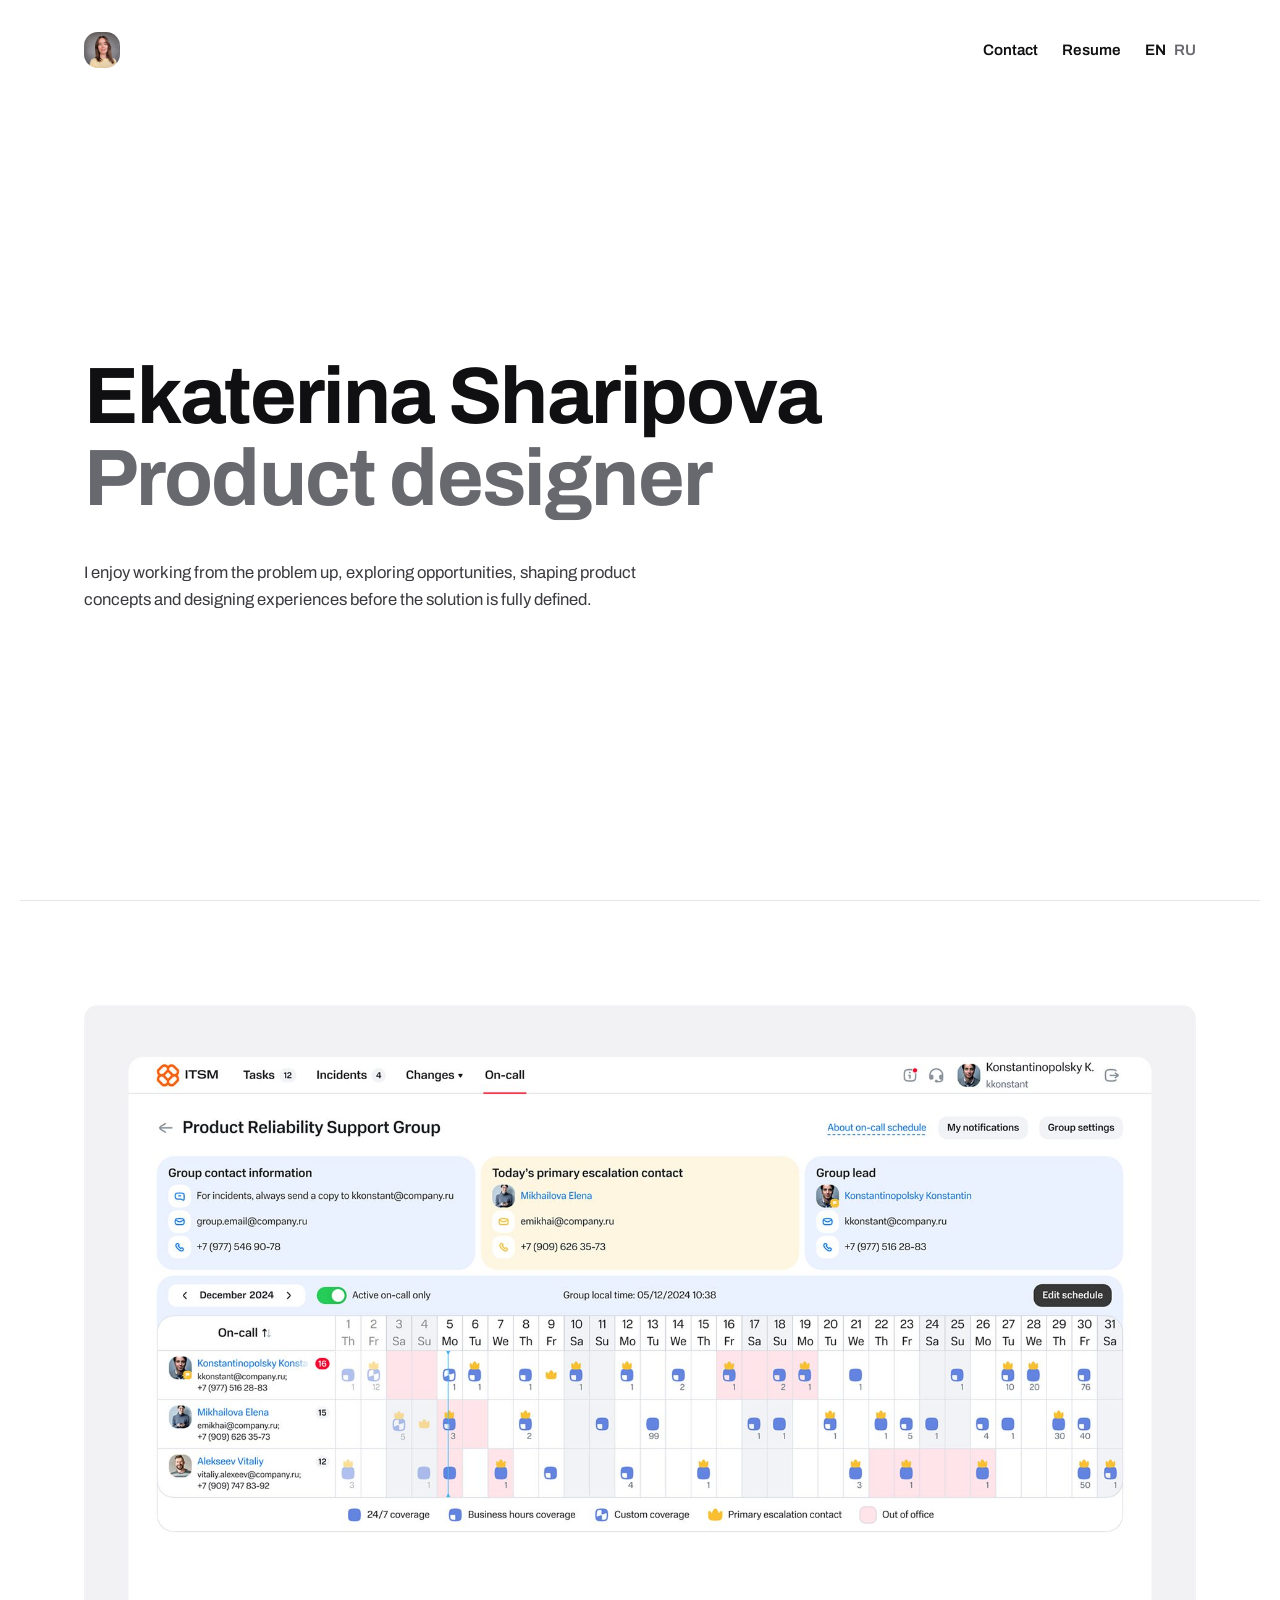
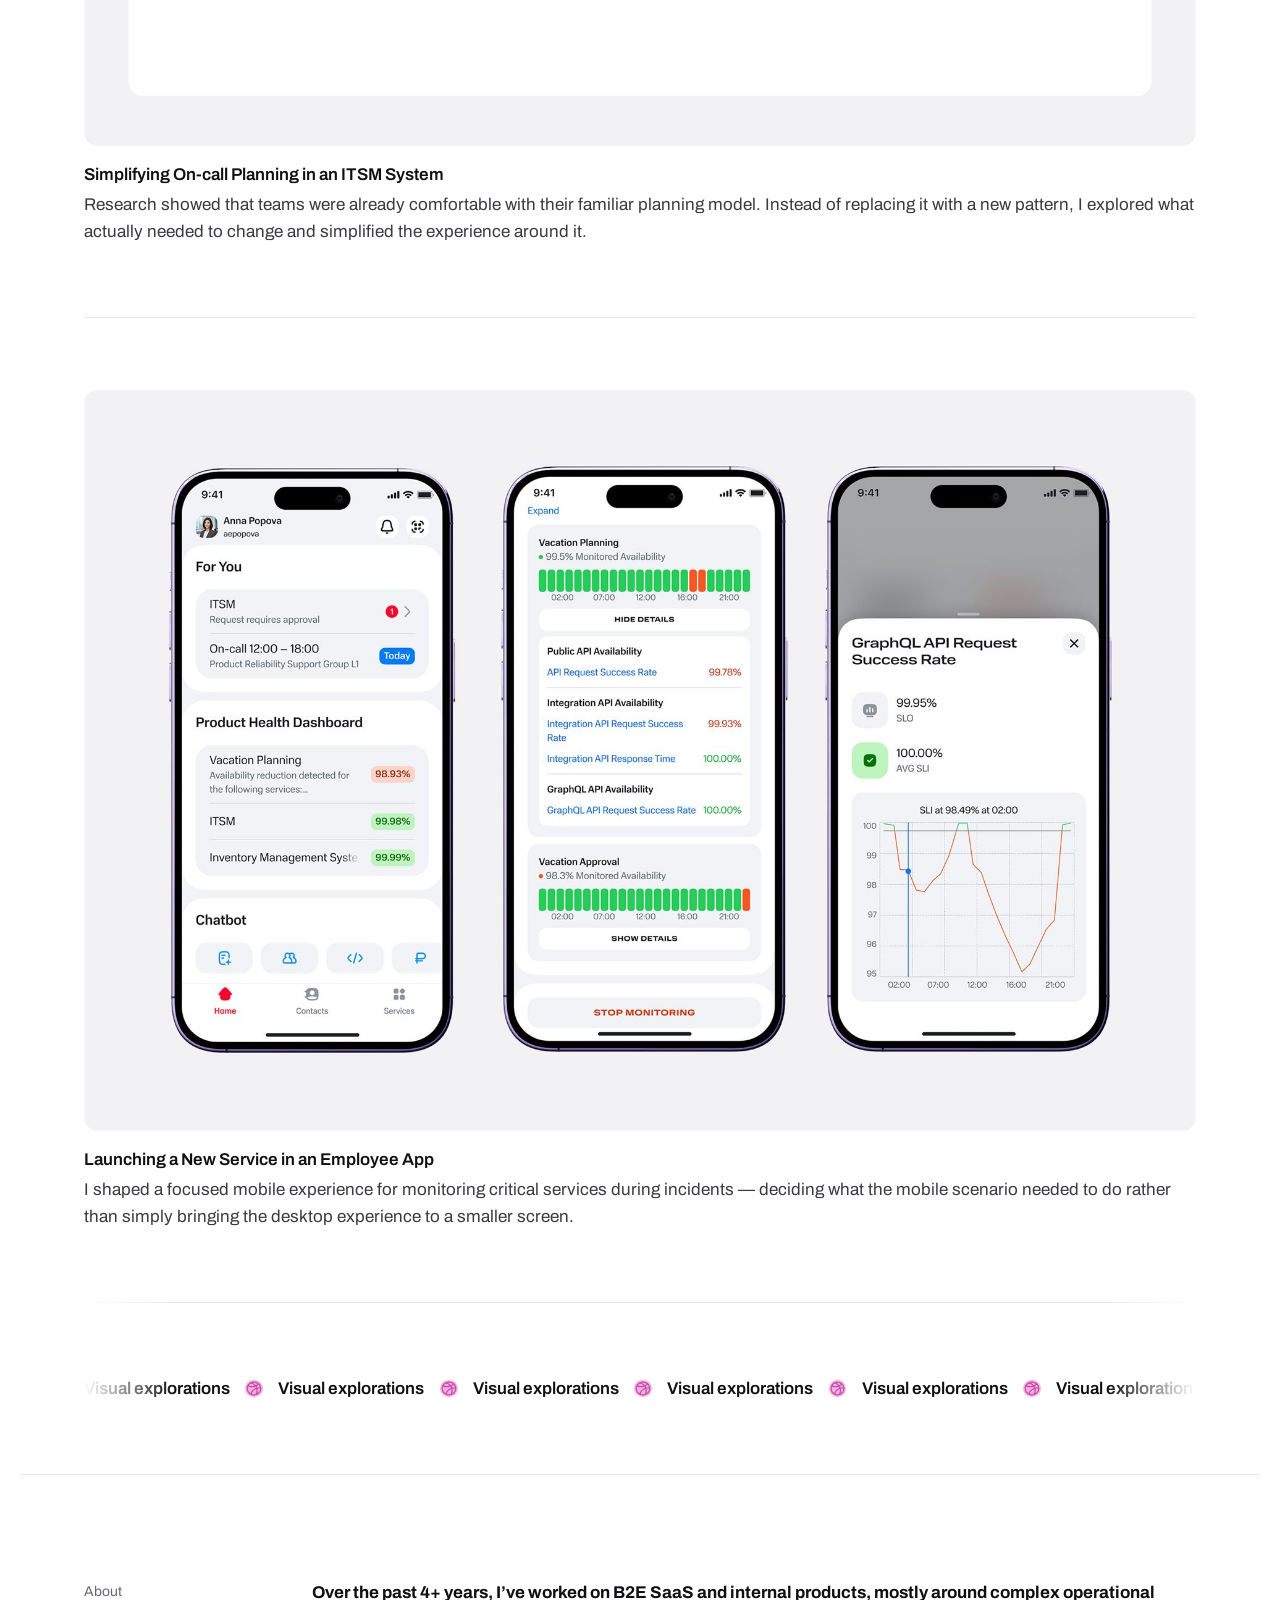
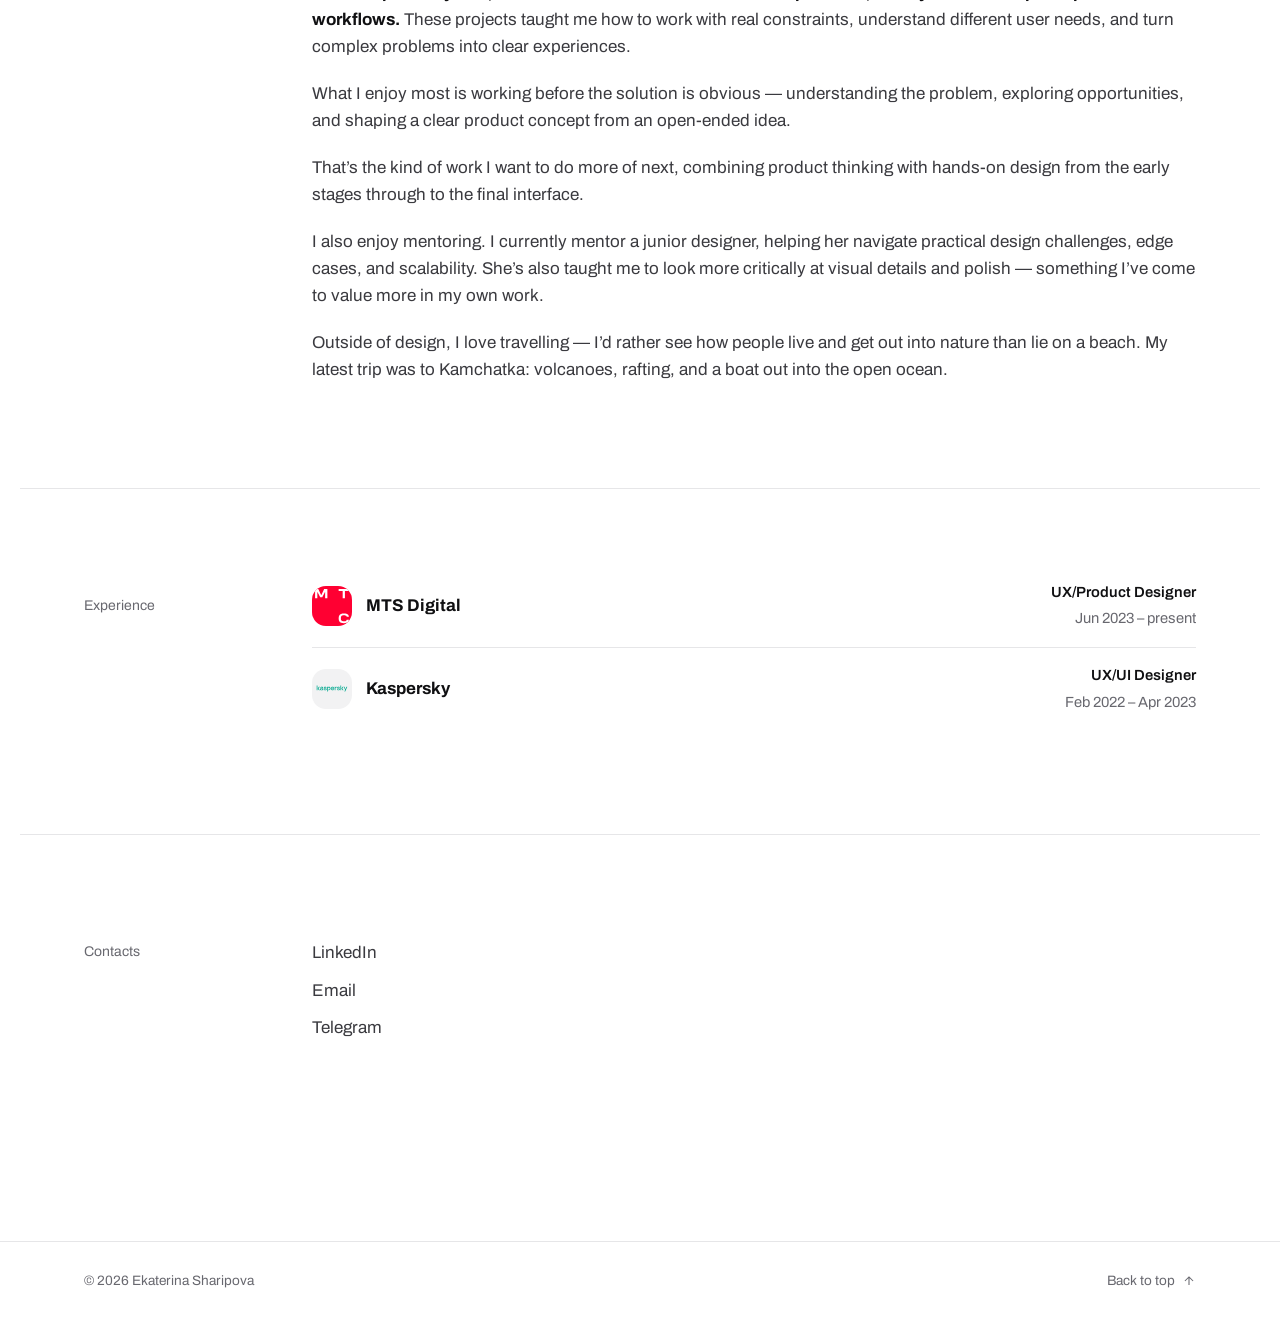
<file: index.html>
<!doctype html>
<html lang="en">
<head>
<meta charset="UTF-8">
<meta name="viewport" content="width=device-width, initial-scale=1">
<title>Ekaterina Sharipova — Product Designer</title>
<meta name="description" content="Ekaterina Sharipova is a Product Designer with 4+ years of experience simplifying complex B2E SaaS and internal-product workflows through research and end-to-end design.">

<meta property="og:type" content="website">
<meta property="og:title" content="Ekaterina Sharipova — Product Designer">
<meta property="og:description" content="I enjoy working from the problem up, exploring opportunities, shaping product concepts and designing experiences before the solution is fully defined.">
<meta property="og:image" content="assets/img/social-preview.jpg">
<meta name="twitter:card" content="summary_large_image">

<link rel="alternate" hreflang="en" href="https://sh-catherina.github.io/">
<link rel="alternate" hreflang="ru" href="https://sh-catherina.github.io/ru/">
<link rel="alternate" hreflang="x-default" href="https://sh-catherina.github.io/">
<!-- Visitor explicitly picked RU on an earlier visit — send them there before first paint -->
<script>try{if(localStorage.getItem("lang")==="ru")location.replace("/ru/"+location.hash)}catch(e){}</script>

<link rel="icon" href="favicon.png" type="image/png">
<link rel="preconnect" href="https://fonts.googleapis.com">
<link rel="preconnect" href="https://fonts.gstatic.com" crossorigin>
<link href="https://fonts.googleapis.com/css2?family=Archivo:wght@400;500;600;700;800;900&display=swap" rel="stylesheet">
<link rel="stylesheet" href="assets/css/edgy.css?v=15">
<!-- Yandex.Metrika counter -->
<script type="text/javascript">
    (function(m,e,t,r,i,k,a){
        m[i]=m[i]||function(){(m[i].a=m[i].a||[]).push(arguments)};
        m[i].l=1*new Date();
        for (var j = 0; j < document.scripts.length; j++) {if (document.scripts[j].src === r) { return; }}
        k=e.createElement(t),a=e.getElementsByTagName(t)[0],k.async=1,k.src=r,a.parentNode.insertBefore(k,a)
    })(window, document,'script','https://mc.yandex.ru/metrika/tag.js?id=113156754', 'ym');

    ym(113156754, 'init', {ssr:true, webvisor:true, clickmap:true, ecommerce:"dataLayer", referrer: document.referrer, url: location.href, accurateTrackBounce:true, trackLinks:true});
</script>
<!-- /Yandex.Metrika counter -->
</head>
<body id="top">
<noscript><div><img src="https://mc.yandex.ru/watch/113156754" style="position:absolute; left:-9999px;" alt="" /></div></noscript>
<a class="skip-link" href="#main">Skip to content</a>

<!-- Top bar — plain, not sticky, jasonwalker.io-style (mark left, links right) -->
<header class="top-bar">
  <div class="wrap-edgy top-bar-row">
    <span class="top-bar-mark">
      <img src="assets/img/avatar.jpg" alt="Ekaterina Sharipova" width="36" height="36">
      <span class="top-bar-mark-emoji" aria-hidden="true">🌸</span>
    </span>
    <nav class="top-bar-actions" aria-label="Primary">
      <a class="top-bar-link" href="#contacts">Contact</a>
      <a class="top-bar-link" href="https://drive.google.com/file/d/1knoPJHEYm0RjGhSRx5iTvptnx6iMHTI2/view?usp=sharing" target="_blank" rel="noopener">Resume</a>
      <span class="lang-switch" role="group" aria-label="Language">
        <a class="lang-switch-link" href="/" hreflang="en" data-lang="en" aria-current="true">EN</a>
        <a class="lang-switch-link" href="/ru/" hreflang="ru" lang="ru" data-lang="ru">RU</a>
      </span>
    </nav>
  </div>
</header>

<main id="main">

  <!-- Hero — name/role masthead + description, jasonwalker.io-style -->
  <section class="hero-panel wrap-edgy">
    <div class="hero-mast">
      <h1 class="hero-name" data-scramble>Ekaterina Sharipova</h1>
      <span class="hero-role" data-scramble>Product designer</span>
    </div>
    <p class="hero-lede">I enjoy working from the problem up, exploring opportunities, shaping product concepts and designing experiences before the solution is fully defined.</p>
  </section>

  <!-- Featured work -->
  <section class="wrap-edgy section-block" id="work">

    <div class="case-card-list">

      <a class="case-card" href="/on-call/">
        <div class="case-media">
          <img src="assets/img/case1-cover-home.jpg" alt="ITSM on-call scheduling interface: a monthly coverage calendar and support-group list shown across tablet and laptop screens." loading="eager" width="1800" height="1200">
        </div>
        <div class="case-body">
          <h3>Simplifying On-call Planning in an ITSM System</h3>
          <p class="case-desc">Research showed that teams were already comfortable with their familiar planning model. Instead of replacing it with a new pattern, I explored what actually needed to change and simplified the experience around it.</p>
        </div>
      </a>

      <a class="case-card" href="/product-health/">
        <div class="case-media">
          <img src="assets/img/case2-cover-home.jpg" alt="Mobile Product Health Dashboard flow: a monitored-products overview drilling down into per-service availability and a single metric's chart, shown across three phone screens." loading="lazy" width="1800" height="1200">
        </div>
        <div class="case-body">
          <h3>Launching a New Service in an Employee App</h3>
          <p class="case-desc">I shaped a focused mobile experience for monitoring critical services during incidents — deciding what the mobile scenario needed to do rather than simply bringing the desktop experience to a smaller screen.</p>
        </div>
      </a>

      <a class="explore-marquee" href="https://dribbble.com/sh_catherina" target="_blank" rel="noopener" aria-label="Visual explorations — view on Dribbble">
        <span class="explore-marquee-track" aria-hidden="true">
          <span class="explore-marquee-group">
            <span class="explore-marquee-unit"><span class="explore-marquee-em">Visual explorations</span><img class="explore-marquee-icon" src="assets/img/logos/dribbble.svg" alt="" aria-hidden="true" width="18" height="18" loading="lazy"></span>
            <span class="explore-marquee-unit"><span class="explore-marquee-em">Visual explorations</span><img class="explore-marquee-icon" src="assets/img/logos/dribbble.svg" alt="" aria-hidden="true" width="18" height="18" loading="lazy"></span>
            <span class="explore-marquee-unit"><span class="explore-marquee-em">Visual explorations</span><img class="explore-marquee-icon" src="assets/img/logos/dribbble.svg" alt="" aria-hidden="true" width="18" height="18" loading="lazy"></span>
            <span class="explore-marquee-unit"><span class="explore-marquee-em">Visual explorations</span><img class="explore-marquee-icon" src="assets/img/logos/dribbble.svg" alt="" aria-hidden="true" width="18" height="18" loading="lazy"></span>
            <span class="explore-marquee-unit"><span class="explore-marquee-em">Visual explorations</span><img class="explore-marquee-icon" src="assets/img/logos/dribbble.svg" alt="" aria-hidden="true" width="18" height="18" loading="lazy"></span>
            <span class="explore-marquee-unit"><span class="explore-marquee-em">Visual explorations</span><img class="explore-marquee-icon" src="assets/img/logos/dribbble.svg" alt="" aria-hidden="true" width="18" height="18" loading="lazy"></span>
          </span>
          <span class="explore-marquee-group">
            <span class="explore-marquee-unit"><span class="explore-marquee-em">Visual explorations</span><img class="explore-marquee-icon" src="assets/img/logos/dribbble.svg" alt="" aria-hidden="true" width="18" height="18" loading="lazy"></span>
            <span class="explore-marquee-unit"><span class="explore-marquee-em">Visual explorations</span><img class="explore-marquee-icon" src="assets/img/logos/dribbble.svg" alt="" aria-hidden="true" width="18" height="18" loading="lazy"></span>
            <span class="explore-marquee-unit"><span class="explore-marquee-em">Visual explorations</span><img class="explore-marquee-icon" src="assets/img/logos/dribbble.svg" alt="" aria-hidden="true" width="18" height="18" loading="lazy"></span>
            <span class="explore-marquee-unit"><span class="explore-marquee-em">Visual explorations</span><img class="explore-marquee-icon" src="assets/img/logos/dribbble.svg" alt="" aria-hidden="true" width="18" height="18" loading="lazy"></span>
            <span class="explore-marquee-unit"><span class="explore-marquee-em">Visual explorations</span><img class="explore-marquee-icon" src="assets/img/logos/dribbble.svg" alt="" aria-hidden="true" width="18" height="18" loading="lazy"></span>
            <span class="explore-marquee-unit"><span class="explore-marquee-em">Visual explorations</span><img class="explore-marquee-icon" src="assets/img/logos/dribbble.svg" alt="" aria-hidden="true" width="18" height="18" loading="lazy"></span>
          </span>
        </span>
      </a>

    </div>
  </section>

  <!-- About — label-left / content-right, nickclement.com layout -->
  <section class="wrap-edgy section-block" id="about">
    <div class="section-row">
      <h2 class="section-heading">About</h2>
      <div class="about-copy">
        <p><strong>Over the past 4+ years, I’ve worked on B2E SaaS and internal products, mostly around complex operational workflows.</strong> These projects taught me how to work with real constraints, understand different user needs, and turn complex problems into clear experiences.</p>
        <p>What I enjoy most is working before the solution is obvious — understanding the problem, exploring opportunities, and shaping a clear product concept from an open-ended idea.</p>
        <p>That’s the kind of work I want to do more of next, combining product thinking with hands-on design from the early stages through to the final interface.</p>
        <p>I also enjoy mentoring. I currently mentor a junior designer, helping her navigate practical design challenges, edge cases, and scalability. She’s also taught me to look more critically at visual details and polish — something I’ve come to value more in my own work.</p>
        <p>Outside of design, I love travelling — I’d rather see how people live and get out into nature than lie on a beach. My latest trip was to Kamchatka: volcanoes, rafting, and a boat out into the open ocean.</p>
      </div>
    </div>
  </section>

  <!-- Work experience — dates, company, role only; full detail lives in the résumé -->
  <section class="wrap-edgy section-block" id="experience">
    <div class="section-row">
      <h2 class="section-heading">Experience</h2>
      <div class="xp-list">
        <div class="xp-row">
          <div class="xp-company">
            <span class="xp-logo"><img src="assets/img/logos/mts.svg" alt="" width="40" height="40"></span>
            <span class="xp-company-name">MTS Digital</span>
          </div>
          <div class="xp-role-dates">
            <span class="xp-role">UX/Product Designer</span>
            <span class="xp-dates">Jun 2023 – present</span>
          </div>
        </div>
        <div class="xp-row">
          <div class="xp-company">
            <span class="xp-logo"><img src="assets/img/logos/kaspersky.svg" alt="" width="40" height="40"></span>
            <span class="xp-company-name">Kaspersky</span>
          </div>
          <div class="xp-role-dates">
            <span class="xp-role">UX/UI Designer</span>
            <span class="xp-dates">Feb 2022 – Apr 2023</span>
          </div>
        </div>
      </div>
    </div>
  </section>

  <!-- Contacts — plain text links, name only, straight to the platform (nickclement.com layout) -->
  <section class="wrap-edgy section-block" id="contacts">
    <div class="section-row">
      <h2 class="section-heading">Contacts</h2>
      <div class="contact-links">
        <a class="contact-link" href="http://linkedin.com/in/ekaterina-sharipova" target="_blank" rel="noopener">LinkedIn</a>
        <a class="contact-link" href="mailto:sh.catherina@yandex.ru" target="_blank" rel="noopener">Email</a>
        <a class="contact-link" href="https://t.me/sh_catherina" target="_blank" rel="noopener">Telegram</a>
      </div>
    </div>
  </section>

</main>

<div id="site-footer"></div>

<script src="assets/js/components.js?v=4"></script>
<script src="assets/js/main.js?v=9"></script>
</body>
</html>
</file>
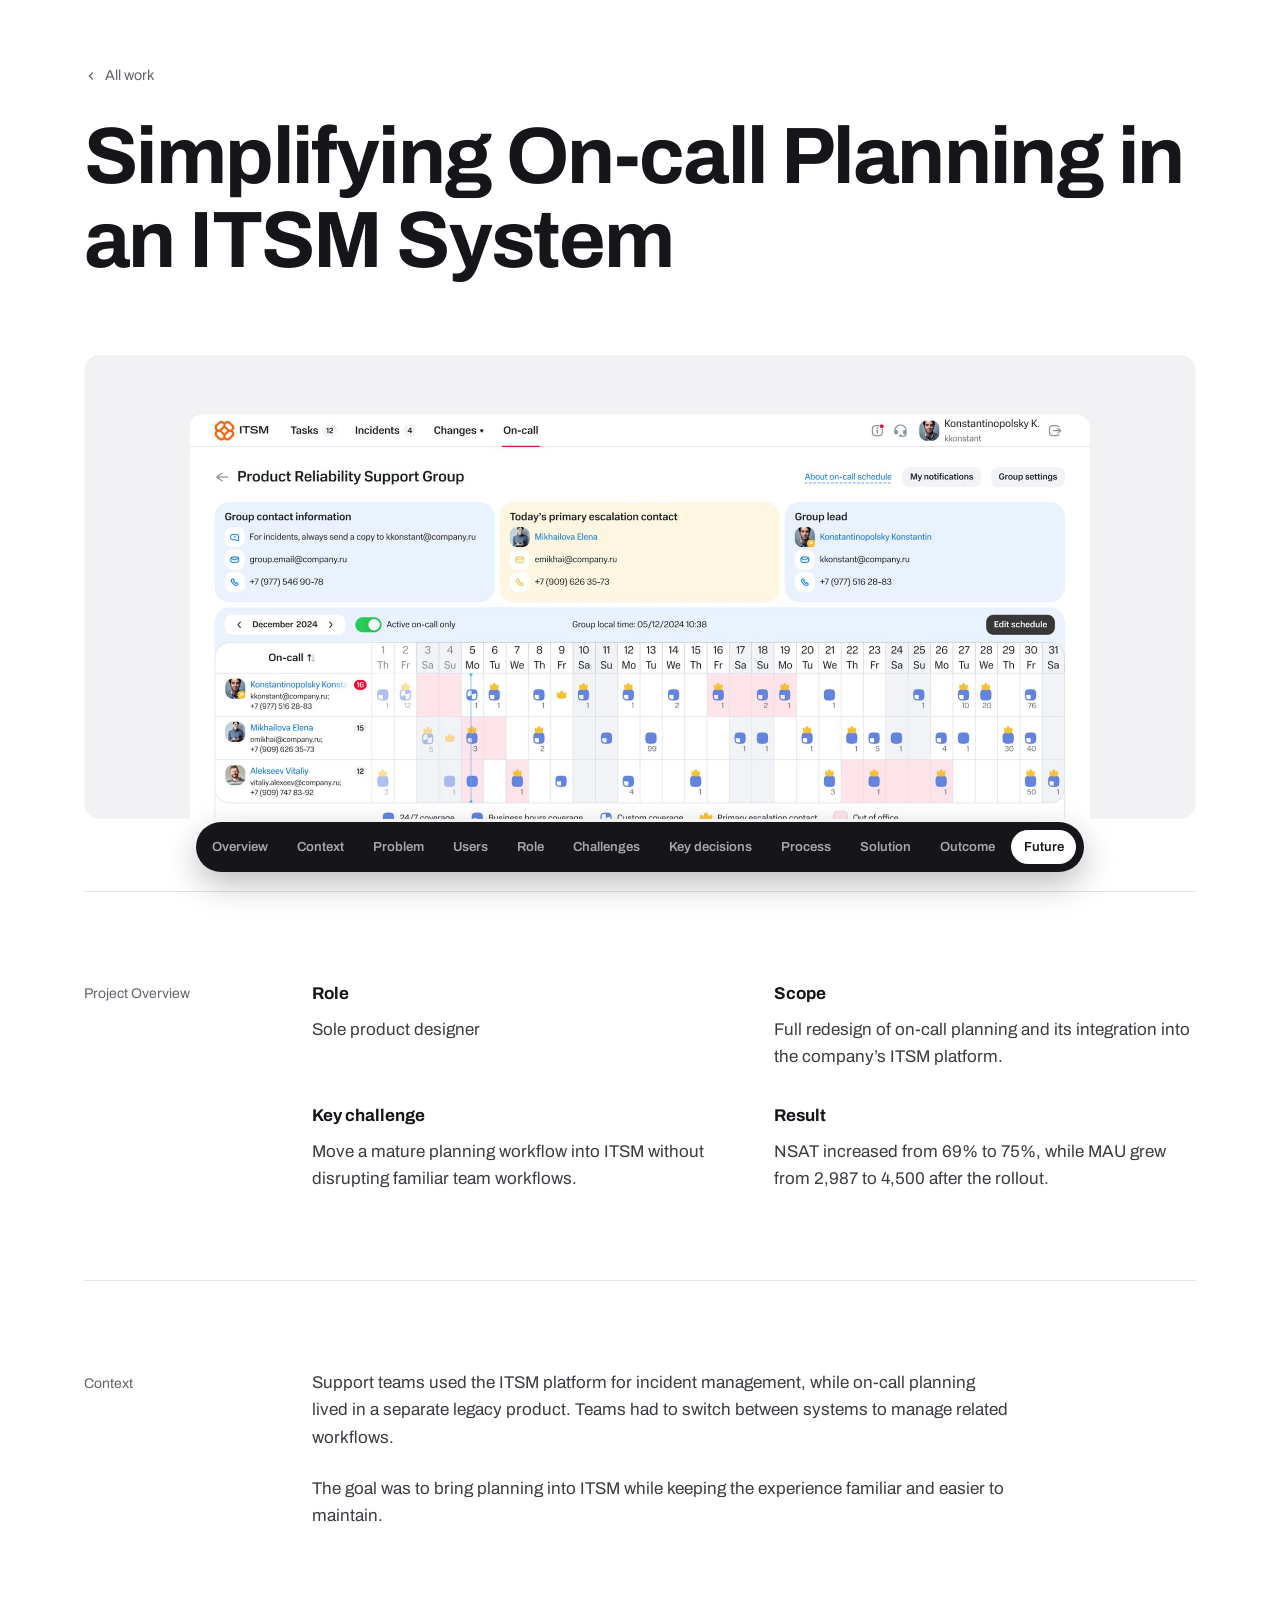
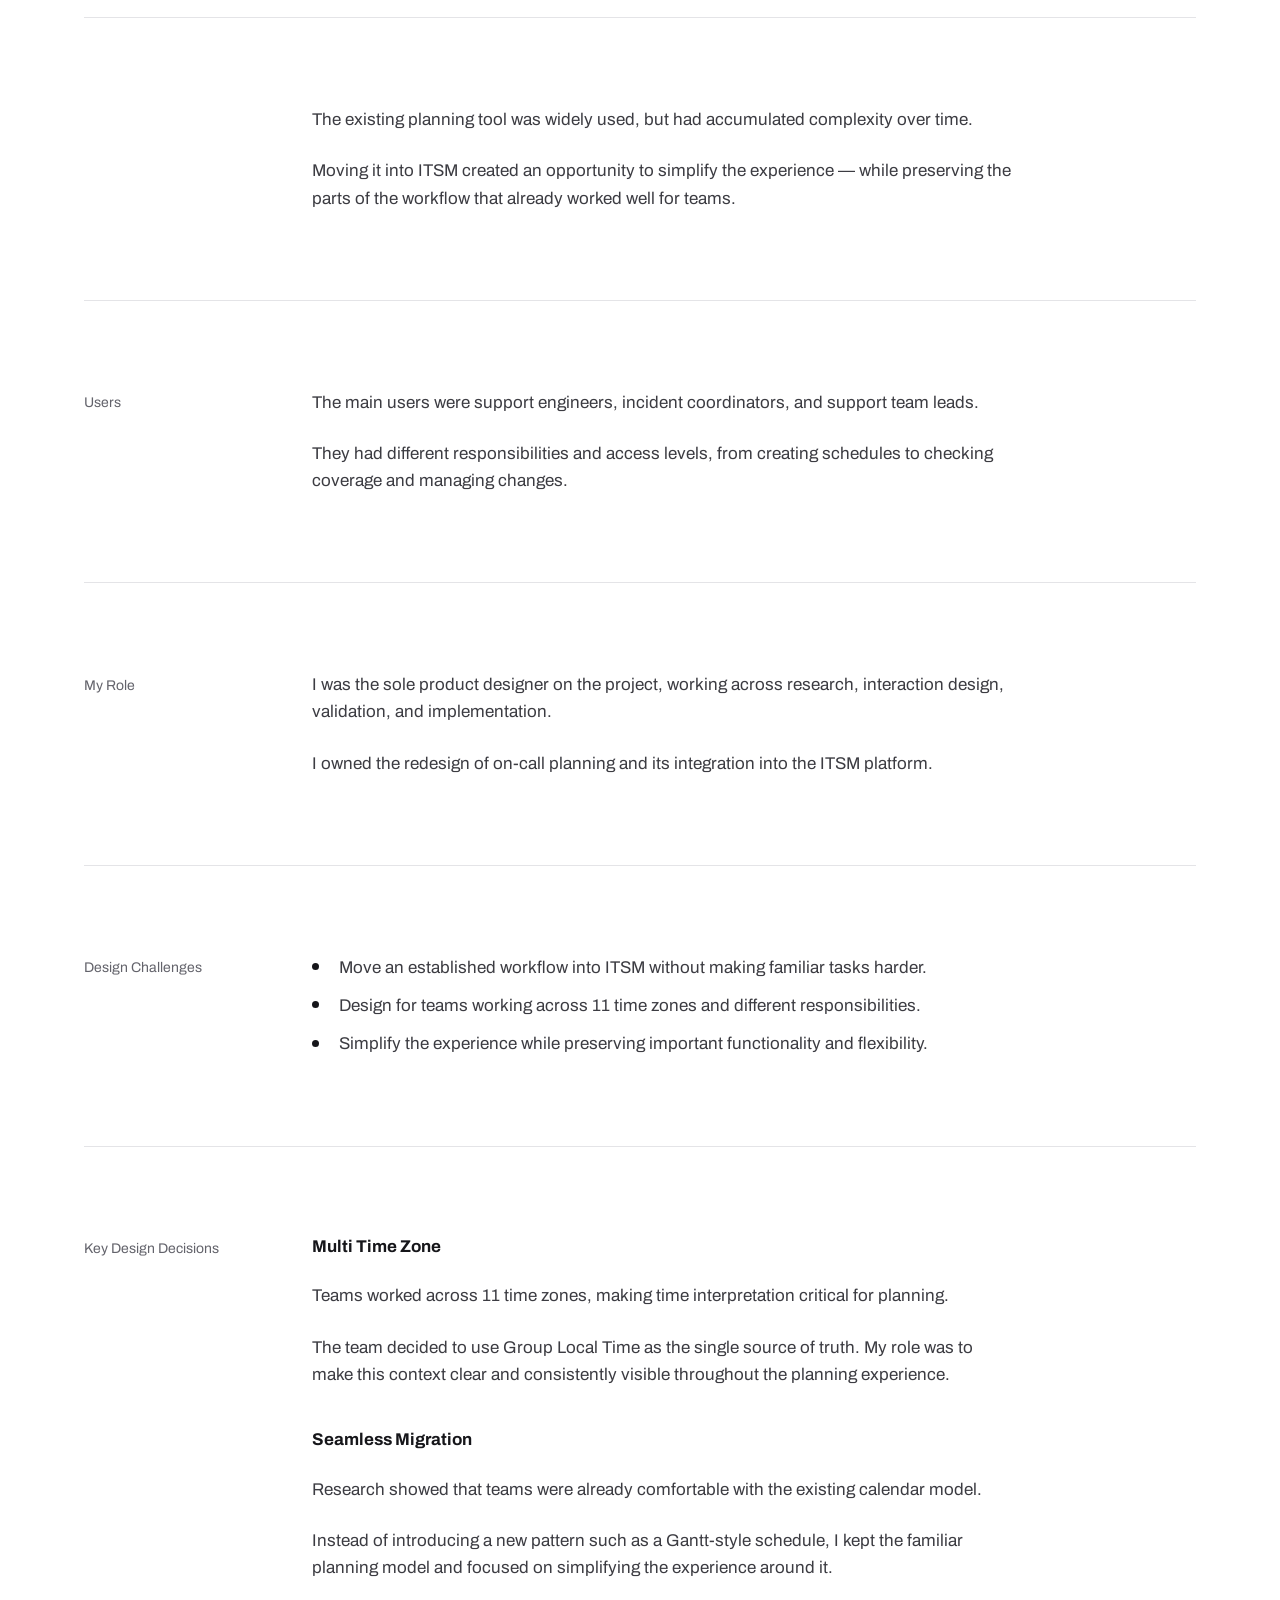
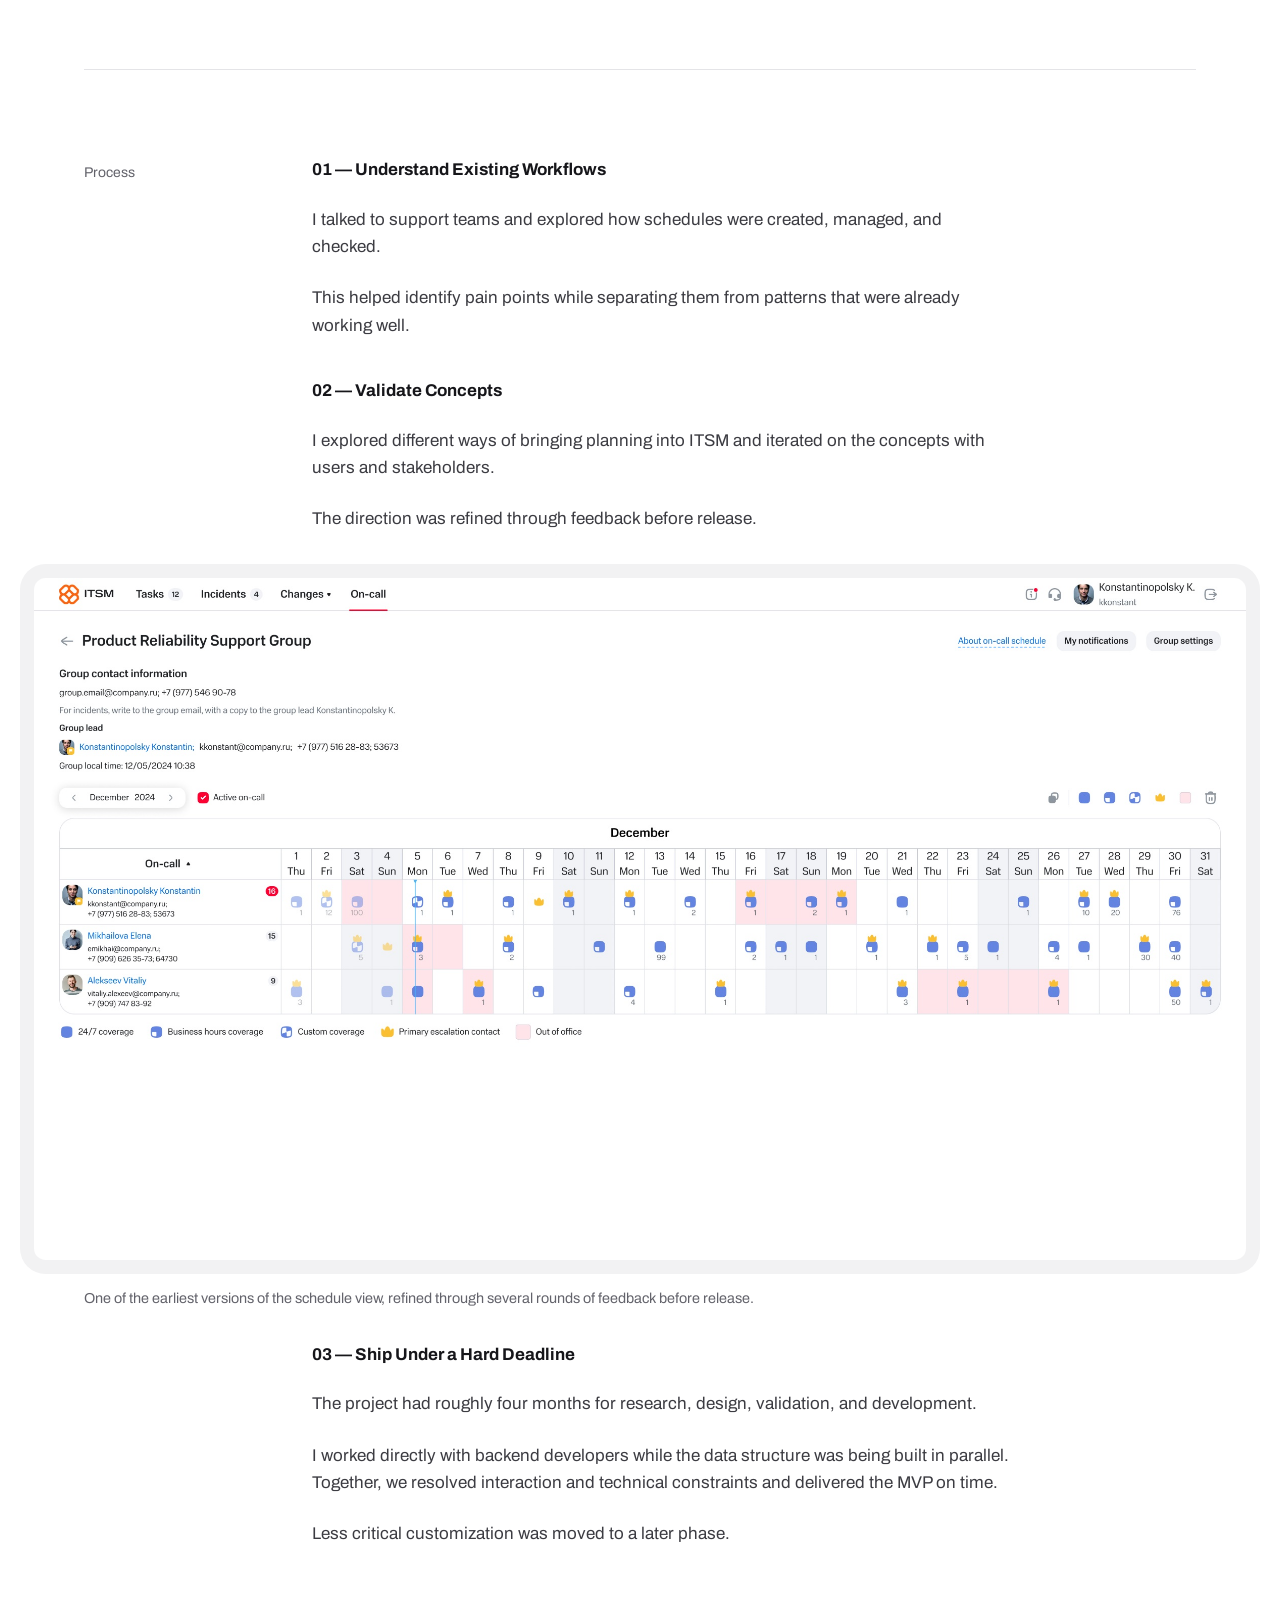
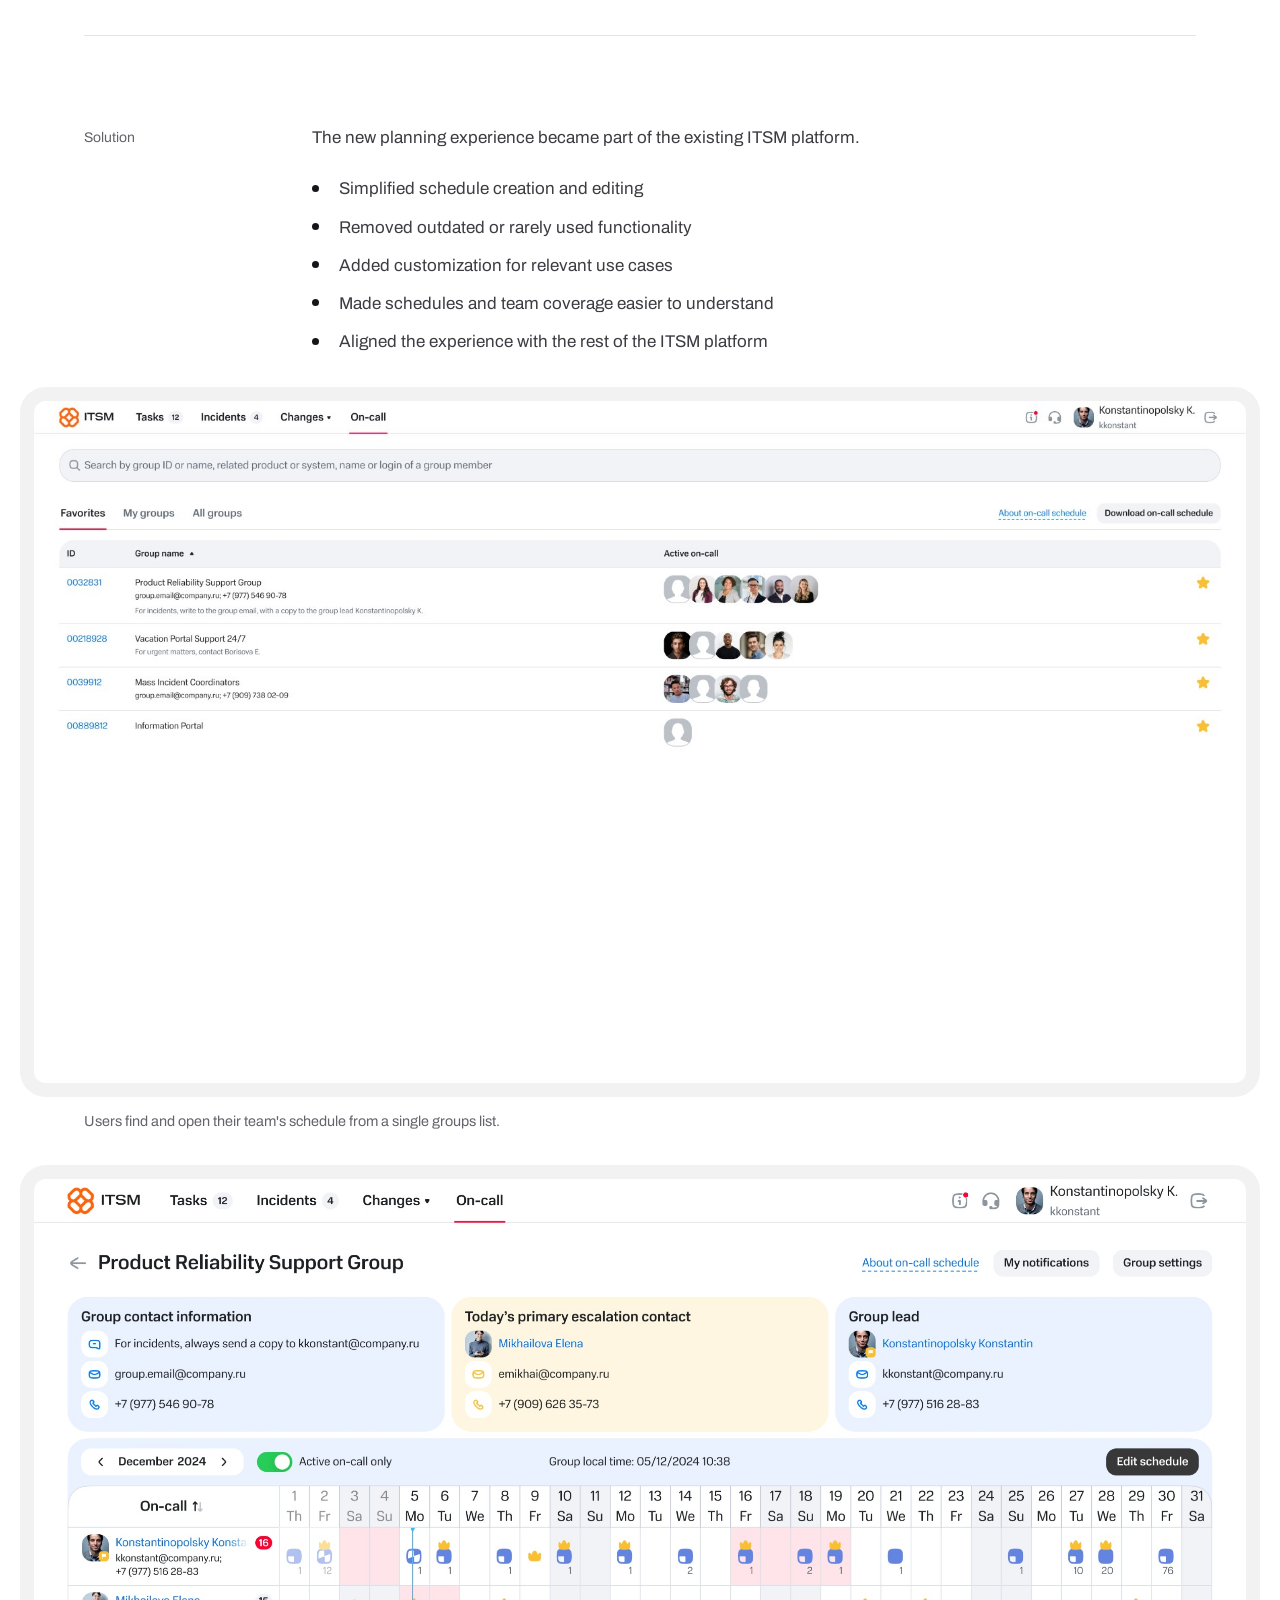
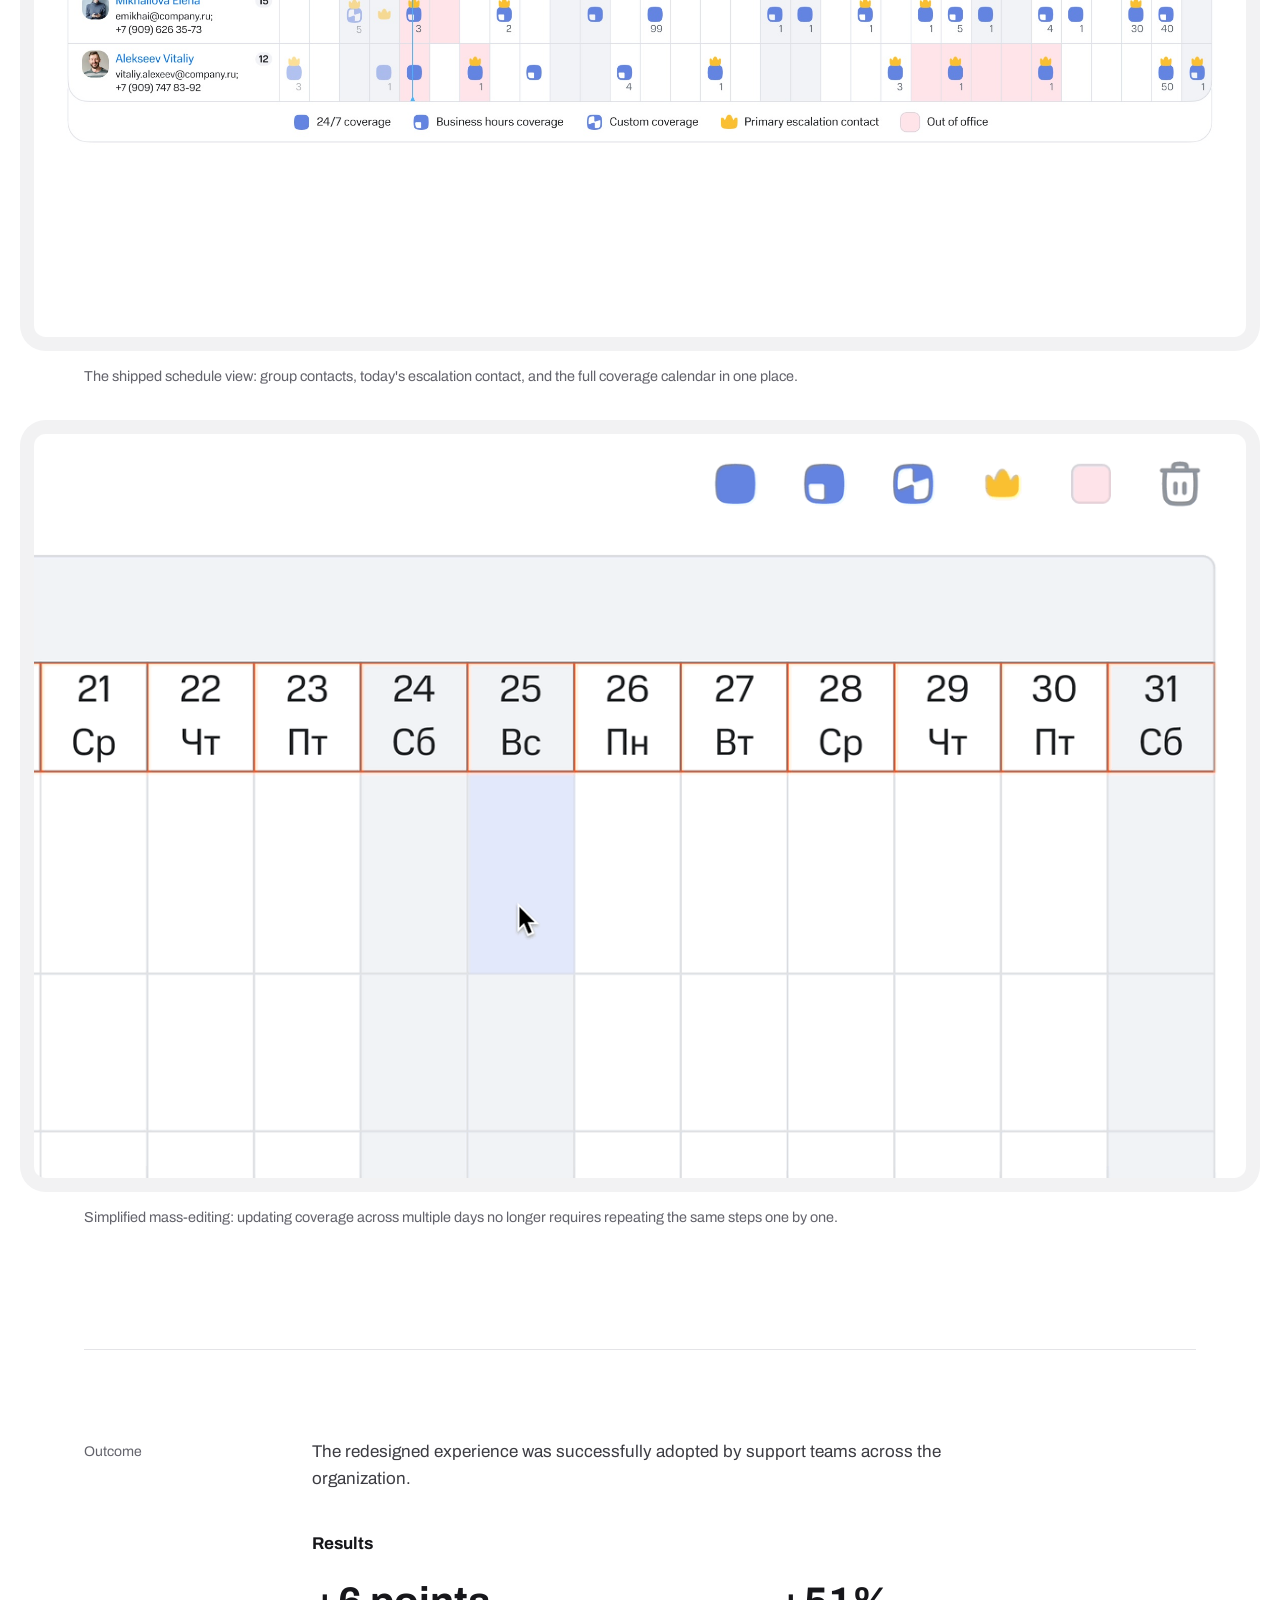
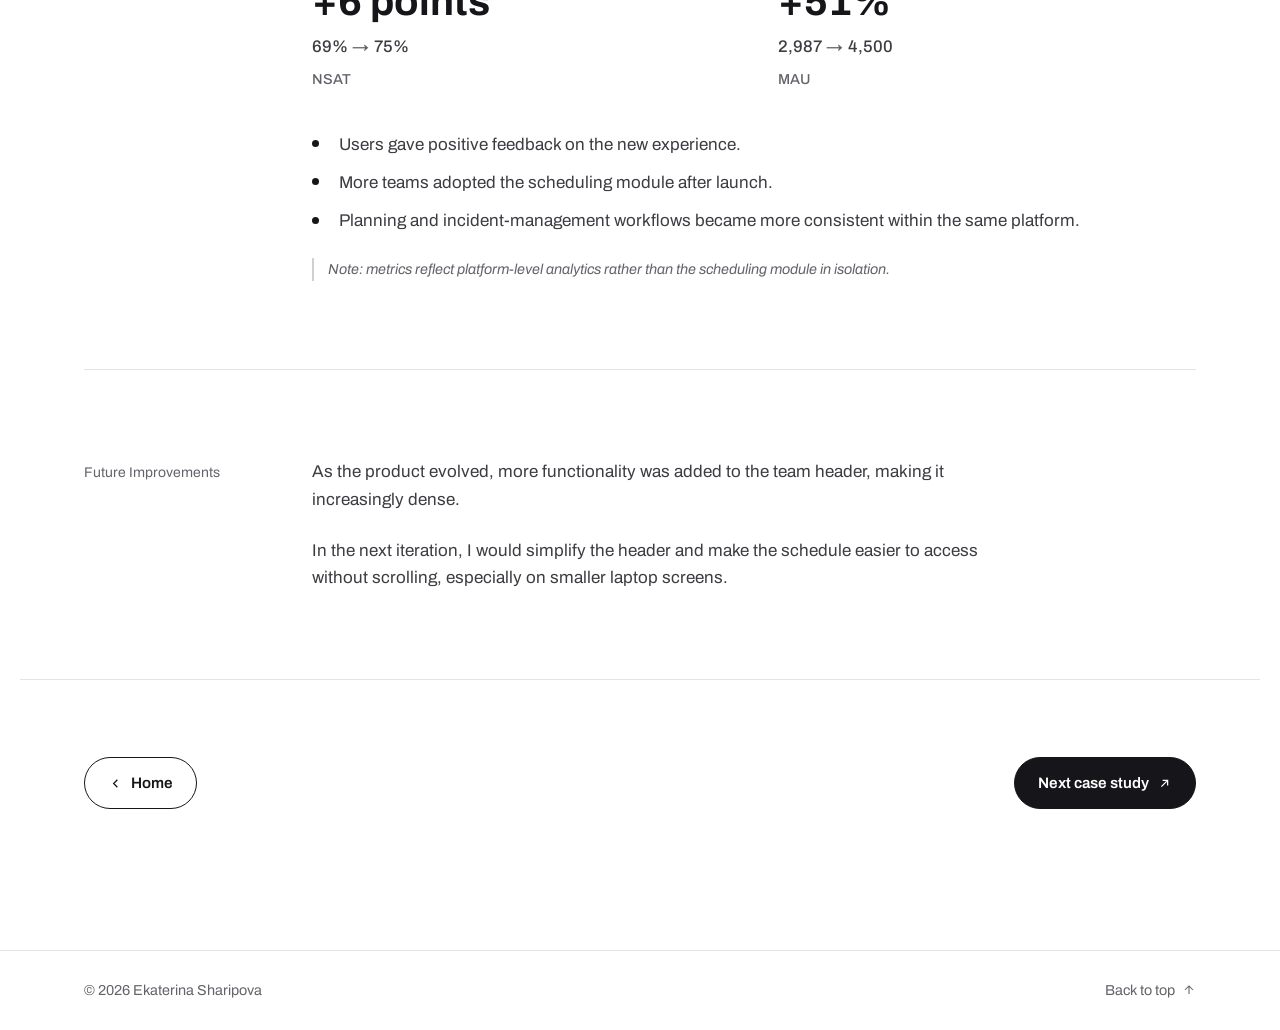
<file: on-call/index.html>
<!doctype html>
<html lang="en">
<head>
<meta charset="UTF-8">
<meta name="viewport" content="width=device-width, initial-scale=1">
<title>Simplifying On-call Planning in an ITSM System — Ekaterina Sharipova</title>
<meta name="description" content="Case study: end-to-end redesign of on-call scheduling for an enterprise ITSM platform, spanning 11 time zones and multiple support roles.">

<meta property="og:type" content="article">
<meta property="og:title" content="Simplifying On-call Planning in an ITSM System">
<meta property="og:description" content="Research showed that teams were already comfortable with their familiar planning model. Instead of replacing it with a new pattern, I explored what actually needed to change and simplified the experience around it.">
<meta property="og:image" content="/assets/img/case1-cover-desktop.jpg?v=2">
<meta name="twitter:card" content="summary_large_image">

<link rel="alternate" hreflang="en" href="https://sh-catherina.github.io/on-call/">
<link rel="alternate" hreflang="ru" href="https://sh-catherina.github.io/ru/on-call/">
<link rel="alternate" hreflang="x-default" href="https://sh-catherina.github.io/on-call/">

<link rel="icon" href="/favicon.png" type="image/png">
<link rel="preconnect" href="https://fonts.googleapis.com">
<link rel="preconnect" href="https://fonts.gstatic.com" crossorigin>
<link href="https://fonts.googleapis.com/css2?family=Archivo:wght@400;500;600;700;800&display=swap" rel="stylesheet">
<link rel="stylesheet" href="/assets/css/style.css?v=32">
<!-- Yandex.Metrika counter -->
<script type="text/javascript">
    (function(m,e,t,r,i,k,a){
        m[i]=m[i]||function(){(m[i].a=m[i].a||[]).push(arguments)};
        m[i].l=1*new Date();
        for (var j = 0; j < document.scripts.length; j++) {if (document.scripts[j].src === r) { return; }}
        k=e.createElement(t),a=e.getElementsByTagName(t)[0],k.async=1,k.src=r,a.parentNode.insertBefore(k,a)
    })(window, document,'script','https://mc.yandex.ru/metrika/tag.js?id=113156754', 'ym');

    ym(113156754, 'init', {ssr:true, webvisor:true, clickmap:true, ecommerce:"dataLayer", referrer: document.referrer, url: location.href, accurateTrackBounce:true, trackLinks:true});
</script>
<!-- /Yandex.Metrika counter -->
</head>
<body id="top">
<noscript><div><img src="https://mc.yandex.ru/watch/113156754" style="position:absolute; left:-9999px;" alt="" /></div></noscript>
<a class="skip-link" href="#main">Skip to content</a>

<!-- Bottom-floating pill nav — fixed, same at every breakpoint -->
<nav class="case-bottom-nav" aria-label="Section navigation">
  <ol>
    <li><a href="#overview">Overview</a></li>
    <li><a href="#context">Context</a></li>
    <li><a href="#problem">Problem</a></li>
    <li><a href="#users">Users</a></li>
    <li><a href="#role">Role</a></li>
    <li><a href="#challenges">Challenges</a></li>
    <li><a href="#decisions">Key decisions</a></li>
    <li><a href="#process">Process</a></li>
    <li><a href="#solution">Solution</a></li>
    <li><a href="#outcome">Outcome</a></li>
    <li><a href="#future">Future</a></li>
  </ol>
</nav>

<main id="main">

  <div class="wrap case-hero">
    <a class="case-back" href="/#work">
      <svg viewBox="0 0 24 24" fill="none" stroke="currentColor" stroke-width="2" aria-hidden="true"><path d="M15 6 9 12l6 6"/></svg>
      All work
    </a>
    <h1 class="case-title reveal">Simplifying On-call Planning in an ITSM System</h1>

    <figure class="case-cover reveal">
      <img src="/assets/img/case1-cover-desktop.jpg?v=2" alt="On-call scheduling in the ITSM platform: a support-group list and a monthly coverage calendar with per-person shift assignments, shown across tablet and laptop screens." width="2160" height="900">
    </figure>
  </div>

  <div class="wrap case-layout">
    <div class="case-content">

      <section class="case-section" id="overview">
        <div class="case-row">
          <h2 class="case-section-label reveal">Project Overview</h2>
          <div class="case-section-body reveal">
            <dl class="role-scope-grid">
              <div>
                <dt>Role</dt>
                <dd>Sole product designer</dd>
              </div>
              <div>
                <dt>Scope</dt>
                <dd>Full redesign of on-call planning and its integration into the company’s ITSM platform.</dd>
              </div>
              <div>
                <dt>Key challenge</dt>
                <dd>Move a mature planning workflow into ITSM without disrupting familiar team workflows.</dd>
              </div>
              <div>
                <dt>Result</dt>
                <dd>NSAT increased from 69% to 75%, while MAU grew from 2,987 to 4,500 after the rollout.</dd>
              </div>
            </dl>
          </div>
        </div>
      </section>

      <section class="case-section" id="context">
        <div class="case-row">
          <h2 class="case-section-label reveal">Context</h2>
          <div class="case-section-body reveal">
            <p>Support teams used the ITSM platform for incident management, while on-call planning lived in a separate legacy product. Teams had to switch between systems to manage related workflows.</p>
            <p>The goal was to bring planning into ITSM while keeping the experience familiar and easier to maintain.</p>
          </div>
        </div>
      </section>

      <section class="case-section" id="problem">
        <div class="case-row">
          <h2 class="case-section-label reveal">Problem</h2>
          <div class="case-section-body reveal">
            <p>The existing planning tool was widely used, but had accumulated complexity over time.</p>
            <p>Moving it into ITSM created an opportunity to simplify the experience — while preserving the parts of the workflow that already worked well for teams.</p>
          </div>
        </div>
      </section>

      <section class="case-section" id="users">
        <div class="case-row">
          <h2 class="case-section-label reveal">Users</h2>
          <div class="case-section-body reveal">
            <p>The main users were support engineers, incident coordinators, and support team leads.</p>
            <p>They had different responsibilities and access levels, from creating schedules to checking coverage and managing changes.</p>
          </div>
        </div>
      </section>

      <section class="case-section" id="role">
        <div class="case-row">
          <h2 class="case-section-label reveal">My Role</h2>
          <div class="case-section-body reveal">
            <p>I was the sole product designer on the project, working across research, interaction design, validation, and implementation.</p>
            <p>I owned the redesign of on-call planning and its integration into the ITSM platform.</p>
          </div>
        </div>
      </section>

      <section class="case-section" id="challenges">
        <div class="case-row">
          <h2 class="case-section-label reveal">Design Challenges</h2>
          <div class="case-section-body reveal">
            <ul class="list-check">
              <li>Move an established workflow into ITSM without making familiar tasks harder.</li>
              <li>Design for teams working across 11 time zones and different responsibilities.</li>
              <li>Simplify the experience while preserving important functionality and flexibility.</li>
            </ul>
          </div>
        </div>
      </section>

      <section class="case-section" id="decisions">
        <div class="case-row">
          <h2 class="case-section-label reveal">Key Design Decisions</h2>
          <div class="case-section-body reveal">
            <h3 class="case-subhead">Multi Time Zone</h3>
            <p>Teams worked across 11 time zones, making time interpretation critical for planning.</p>
            <p>The team decided to use Group Local Time as the single source of truth. My role was to make this context clear and consistently visible throughout the planning experience.</p>

            <h3 class="case-subhead">Seamless Migration</h3>
            <p>Research showed that teams were already comfortable with the existing calendar model.</p>
            <p>Instead of introducing a new pattern such as a Gantt-style schedule, I kept the familiar planning model and focused on simplifying the experience around it.</p>
          </div>
        </div>
      </section>

      <section class="case-section" id="process">
        <div class="case-row">
          <h2 class="case-section-label reveal">Process</h2>
          <div class="case-section-body reveal">
            <h3 class="case-subhead">01 — Understand Existing Workflows</h3>
            <p>I talked to support teams and explored how schedules were created, managed, and checked.</p>
            <p>This helped identify pain points while separating them from patterns that were already working well.</p>

            <h3 class="case-subhead">02 — Validate Concepts</h3>
            <p>I explored different ways of bringing planning into ITSM and iterated on the concepts with users and stakeholders.</p>
            <p>The direction was refined through feedback before release.</p>
          </div>
        </div>

        <figure class="figure figure-framed reveal">
          <img src="/assets/img/case1-group-local-time.jpg" alt="An early version of the on-call schedule for the Product Reliability Support Group, with Group local time displayed above a December coverage calendar." width="2400" height="1350" loading="lazy">
          <figcaption>One of the earliest versions of the schedule view, refined through several rounds of feedback before release.</figcaption>
        </figure>

        <div class="case-row">
          <span class="case-section-label" aria-hidden="true"></span>
          <div class="case-section-body reveal">
            <h3 class="case-subhead" style="margin-top:0;">03 — Ship Under a Hard Deadline</h3>
            <p>The project had roughly four months for research, design, validation, and development.</p>
            <p>I worked directly with backend developers while the data structure was being built in parallel. Together, we resolved interaction and technical constraints and delivered the MVP on time.</p>
            <p>Less critical customization was moved to a later phase.</p>
          </div>
        </div>
      </section>

      <section class="case-section" id="solution">
        <div class="case-row">
          <h2 class="case-section-label reveal">Solution</h2>
          <div class="case-section-body reveal">
            <p>The new planning experience became part of the existing ITSM platform.</p>
            <ul class="list-check">
              <li>Simplified schedule creation and editing</li>
              <li>Removed outdated or rarely used functionality</li>
              <li>Added customization for relevant use cases</li>
              <li>Made schedules and team coverage easier to understand</li>
              <li>Aligned the experience with the rest of the ITSM platform</li>
            </ul>
          </div>
        </div>

        <figure class="figure figure-framed reveal">
          <img src="/assets/img/case1-group-list.jpg" alt="On-call groups list in the ITSM platform, showing group IDs, contact information, and each group's currently active on-call members." width="1800" height="1012" loading="lazy">
          <figcaption>Users find and open their team's schedule from a single groups list.</figcaption>
        </figure>

        <figure class="figure figure-framed reveal">
          <img src="/assets/img/case1-group-final.jpg" alt="Final on-call schedule view for the Product Reliability Support Group, with group contact information, today's primary escalation contact, group lead, an active-on-call filter, and an editable coverage calendar." width="2400" height="1500" loading="lazy">
          <figcaption>The shipped schedule view: group contacts, today's escalation contact, and the full coverage calendar in one place.</figcaption>
        </figure>

        <figure class="figure figure-framed reveal">
          <img src="/assets/img/case1-mass-editing.gif" alt="Demonstration of the simplified mass-editing flow for updating multiple on-call shifts at once." width="1302" height="800" loading="lazy">
          <figcaption>Simplified mass-editing: updating coverage across multiple days no longer requires repeating the same steps one by one.</figcaption>
        </figure>
      </section>

      <section class="case-section" id="outcome">
        <div class="case-row">
          <h2 class="case-section-label reveal">Outcome</h2>
          <div class="case-section-body reveal">
            <p>The redesigned experience was successfully adopted by support teams across the organization.</p>

            <h3 class="case-subhead">Results</h3>
            <div class="metric-row">
              <div class="metric">
                <p class="metric-value">+6 points</p>
                <p class="metric-detail">69% <span class="arrow">→</span> 75%</p>
                <p class="metric-label">NSAT</p>
              </div>
              <div class="metric">
                <p class="metric-value">+51%</p>
                <p class="metric-detail">2,987 <span class="arrow">→</span> 4,500</p>
                <p class="metric-label">MAU</p>
              </div>
            </div>

            <ul class="list-check" style="margin-top:2.5rem;">
              <li>Users gave positive feedback on the new experience.</li>
              <li>More teams adopted the scheduling module after launch.</li>
              <li>Planning and incident-management workflows became more consistent within the same platform.</li>
            </ul>

            <p class="note-caveat">Note: metrics reflect platform-level analytics rather than the scheduling module in isolation.</p>
          </div>
        </div>
      </section>

      <section class="case-section" id="future">
        <div class="case-row">
          <h2 class="case-section-label reveal">Future Improvements</h2>
          <div class="case-section-body reveal">
            <p>As the product evolved, more functionality was added to the team header, making it increasingly dense.</p>
            <p>In the next iteration, I would simplify the header and make the schedule easier to access without scrolling, especially on smaller laptop screens.</p>
          </div>
        </div>
      </section>

    </div>
  </div>

  <div class="wrap case-nav-footer">
    <a href="/" class="btn btn-ghost reveal">
      <svg viewBox="0 0 24 24" fill="none" stroke="currentColor" stroke-width="2" aria-hidden="true"><path d="M15 6 9 12l6 6"/></svg>
      Home
    </a>
    <a href="/product-health/" class="btn btn-primary reveal">
      Next case study
      <svg viewBox="0 0 24 24" fill="none" stroke="currentColor" stroke-width="2" aria-hidden="true"><path d="M7 17 17 7M9 7h8v8"/></svg>
    </a>
  </div>

</main>

<div id="site-footer"></div>

<script src="/assets/js/components.js?v=4"></script>
<script src="/assets/js/main.js?v=9"></script>
</body>
</html>
</file>
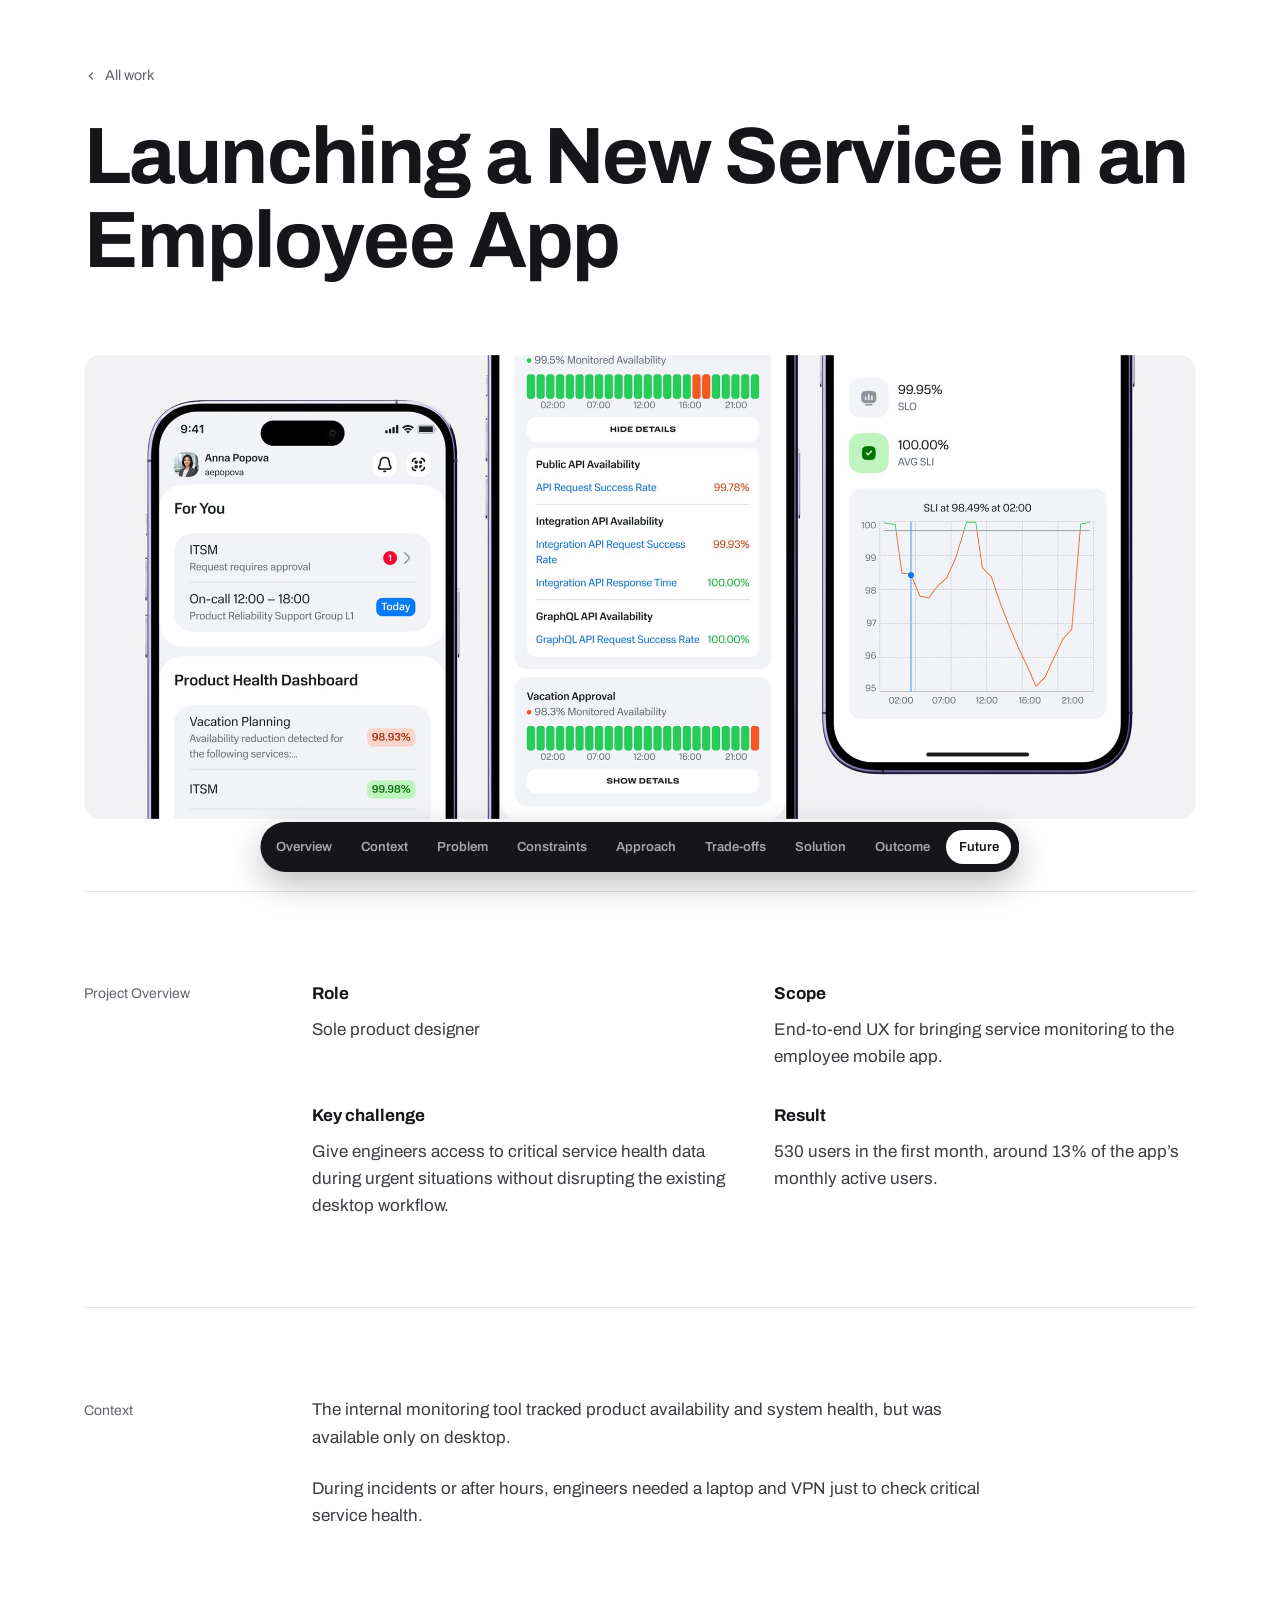
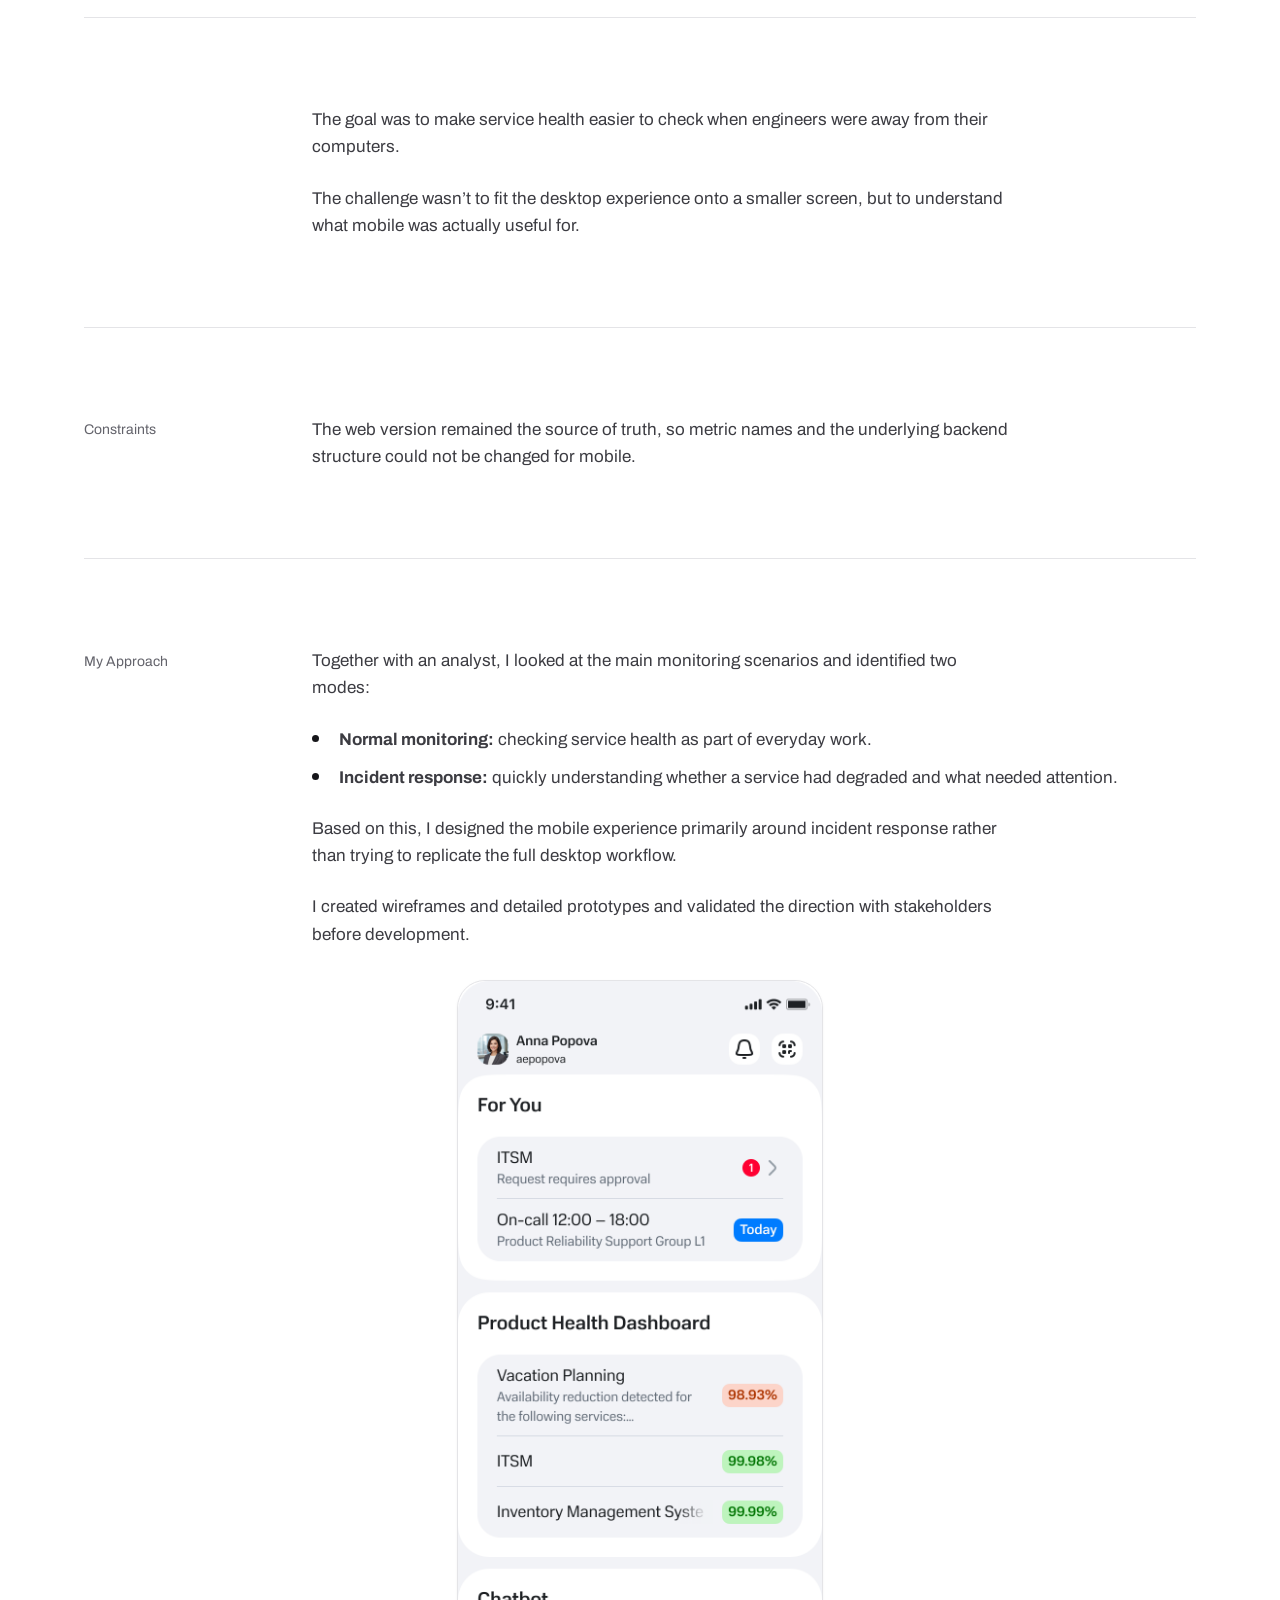
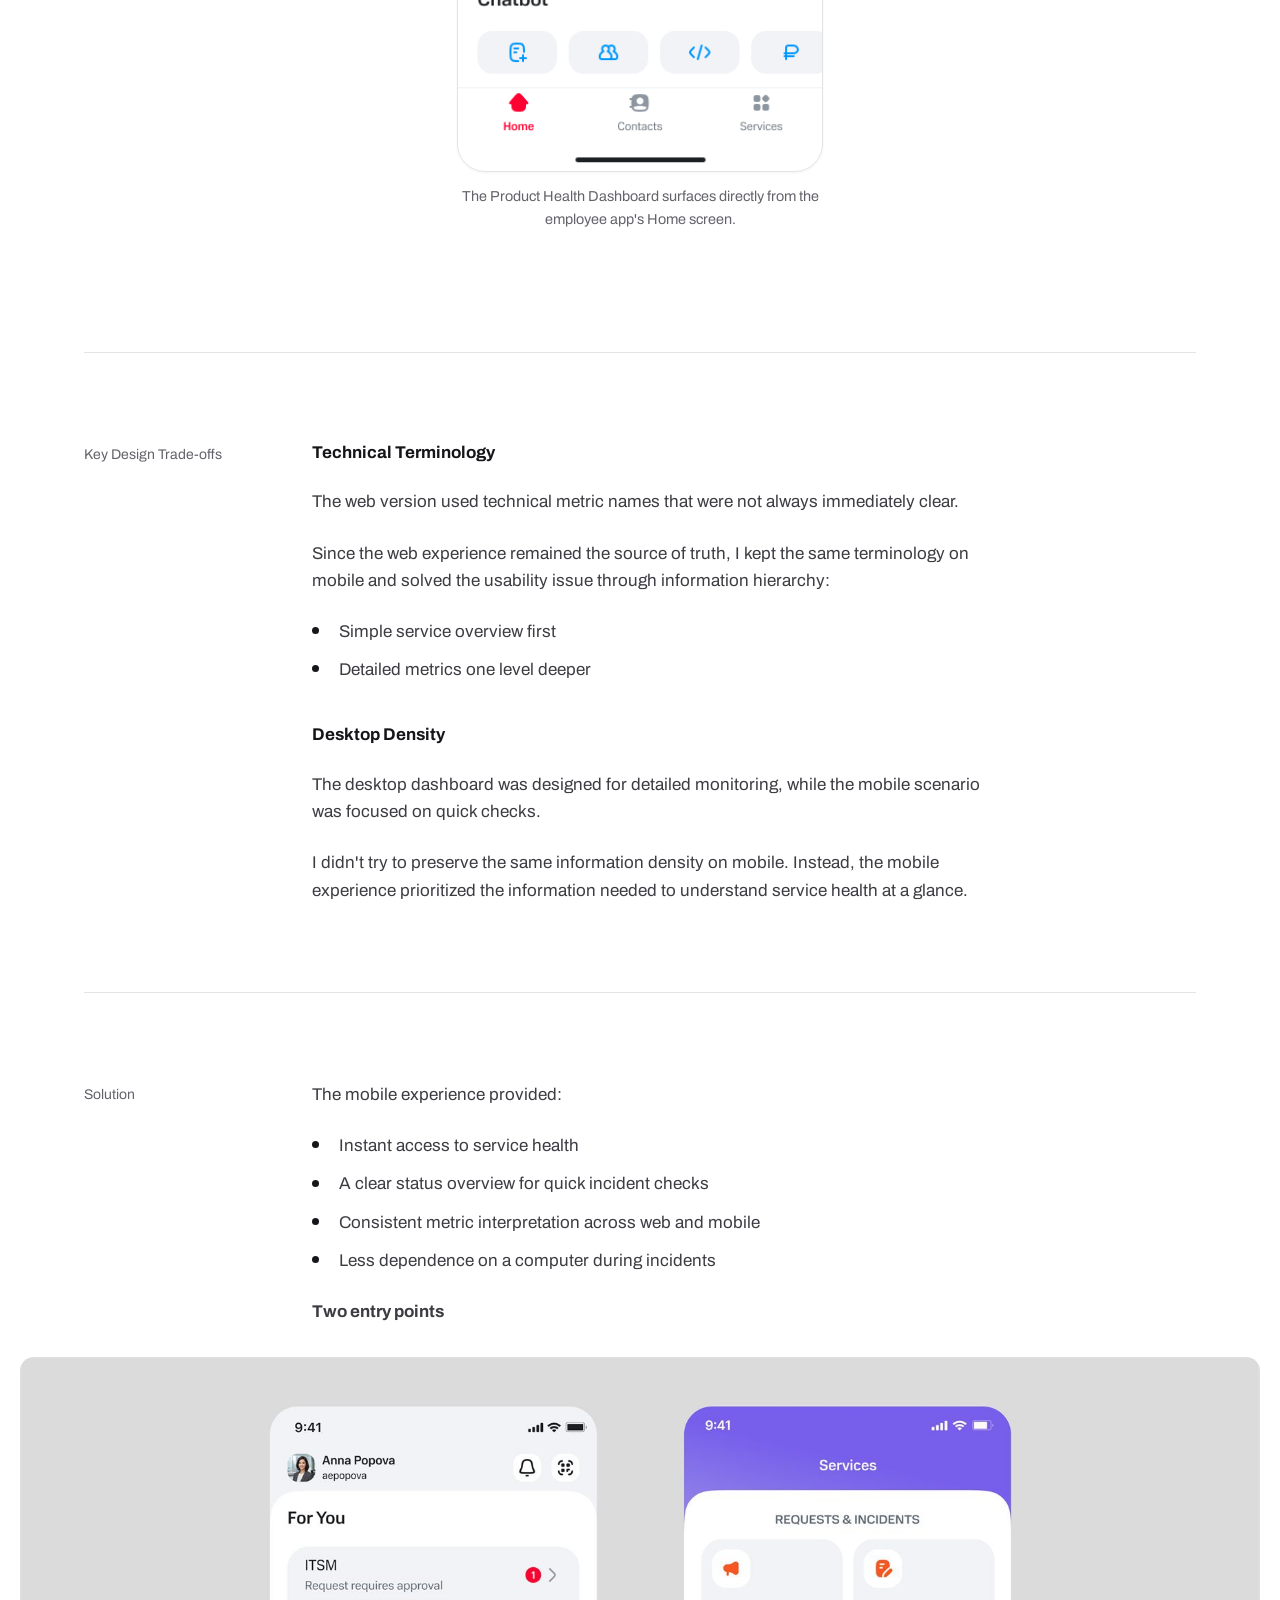
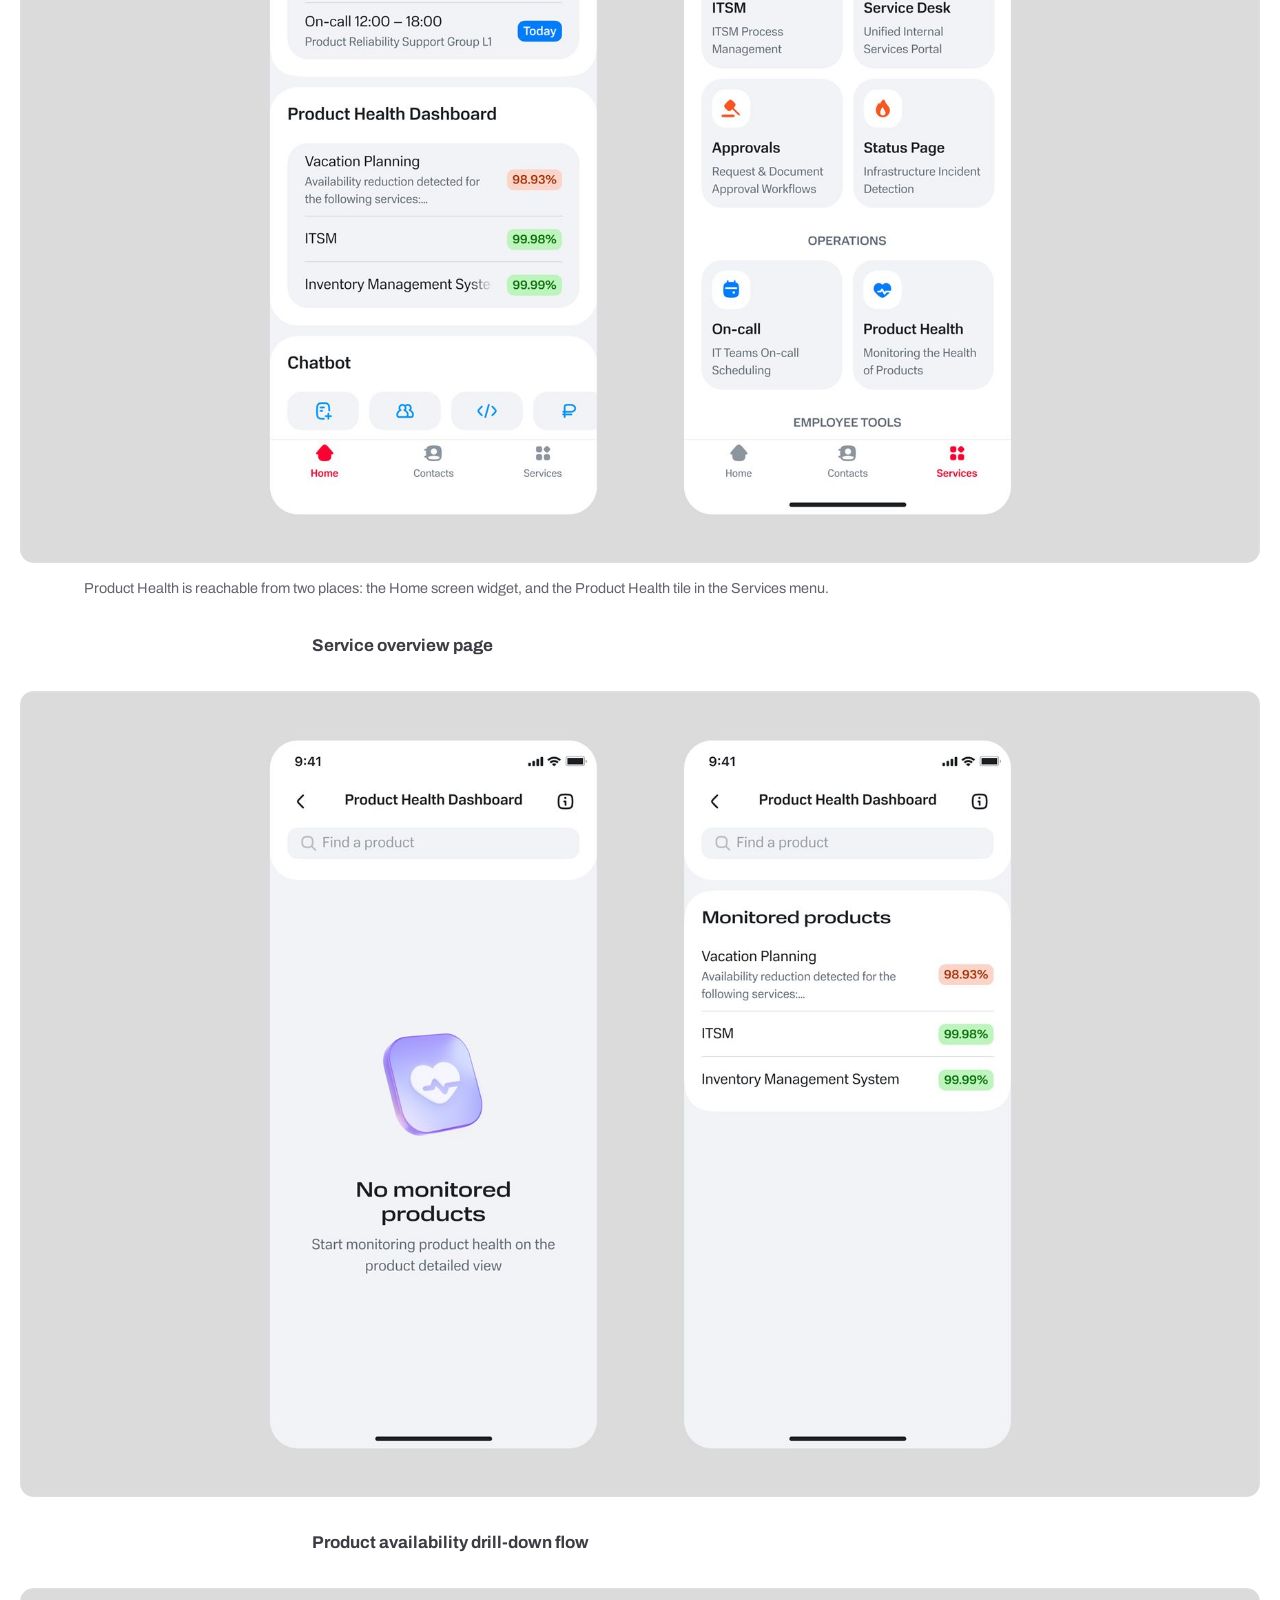
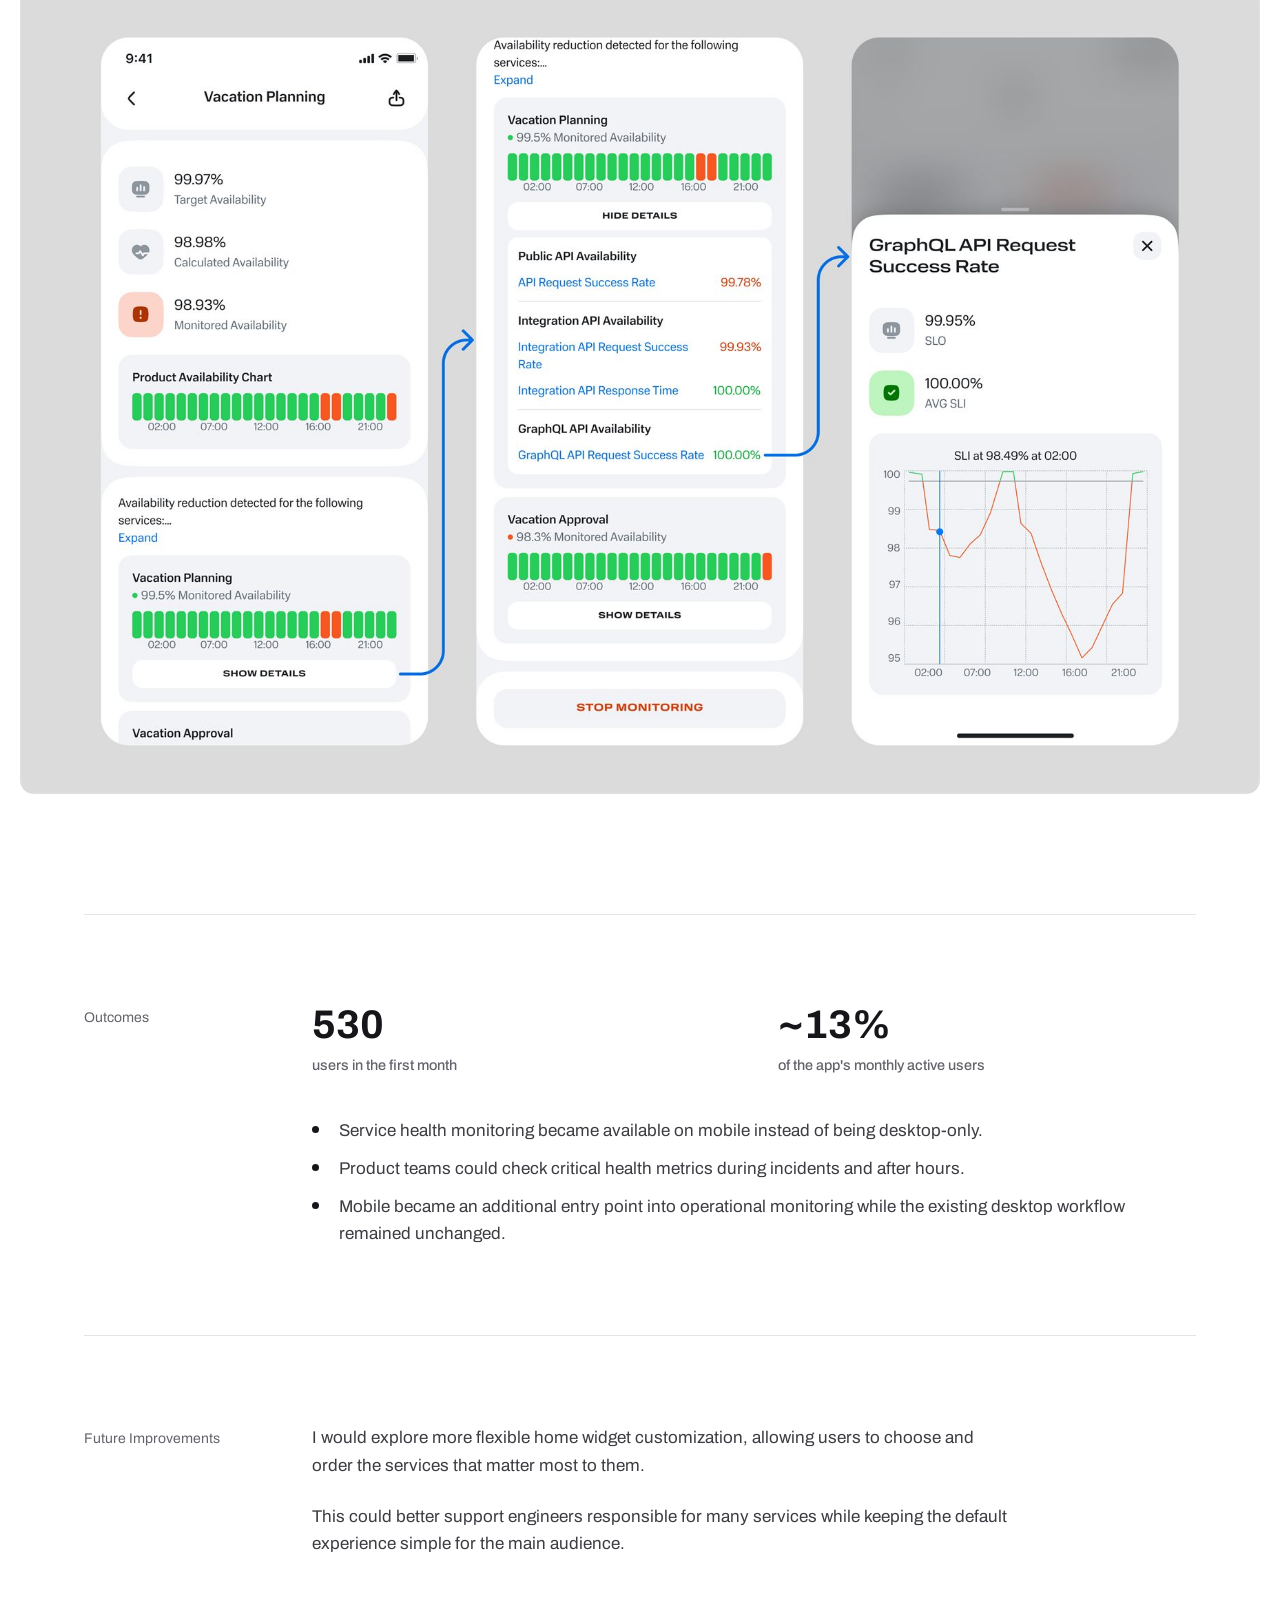
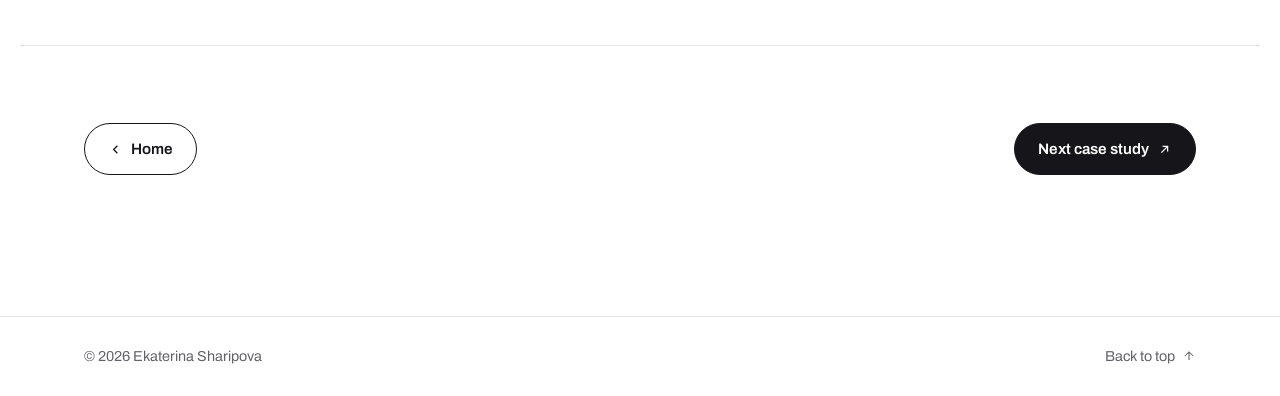
<file: product-health/index.html>
<!doctype html>
<html lang="en">
<head>
<meta charset="UTF-8">
<meta name="viewport" content="width=device-width, initial-scale=1">
<title>Launching a New Service in an Employee App — Ekaterina Sharipova</title>
<meta name="description" content="Case study: adapting a desktop service-monitoring tool into an incident-first mobile experience inside an employee app.">

<meta property="og:type" content="article">
<meta property="og:title" content="Launching a New Service in an Employee App">
<meta property="og:description" content="I shaped a focused mobile experience for monitoring critical services during incidents — deciding what the mobile scenario needed to do rather than simply bringing the desktop experience to a smaller screen.">
<meta property="og:image" content="/assets/img/case2-cover-desktop.jpg?v=2">
<meta name="twitter:card" content="summary_large_image">

<link rel="alternate" hreflang="en" href="https://sh-catherina.github.io/product-health/">
<link rel="alternate" hreflang="ru" href="https://sh-catherina.github.io/ru/product-health/">
<link rel="alternate" hreflang="x-default" href="https://sh-catherina.github.io/product-health/">

<link rel="icon" href="/favicon.png" type="image/png">
<link rel="preconnect" href="https://fonts.googleapis.com">
<link rel="preconnect" href="https://fonts.gstatic.com" crossorigin>
<link href="https://fonts.googleapis.com/css2?family=Archivo:wght@400;500;600;700;800&display=swap" rel="stylesheet">
<link rel="stylesheet" href="/assets/css/style.css?v=32">
<!-- Yandex.Metrika counter -->
<script type="text/javascript">
    (function(m,e,t,r,i,k,a){
        m[i]=m[i]||function(){(m[i].a=m[i].a||[]).push(arguments)};
        m[i].l=1*new Date();
        for (var j = 0; j < document.scripts.length; j++) {if (document.scripts[j].src === r) { return; }}
        k=e.createElement(t),a=e.getElementsByTagName(t)[0],k.async=1,k.src=r,a.parentNode.insertBefore(k,a)
    })(window, document,'script','https://mc.yandex.ru/metrika/tag.js?id=113156754', 'ym');

    ym(113156754, 'init', {ssr:true, webvisor:true, clickmap:true, ecommerce:"dataLayer", referrer: document.referrer, url: location.href, accurateTrackBounce:true, trackLinks:true});
</script>
<!-- /Yandex.Metrika counter -->
</head>
<body id="top">
<noscript><div><img src="https://mc.yandex.ru/watch/113156754" style="position:absolute; left:-9999px;" alt="" /></div></noscript>
<a class="skip-link" href="#main">Skip to content</a>

<!-- Bottom-floating pill nav — fixed, same at every breakpoint -->
<nav class="case-bottom-nav" aria-label="Section navigation">
  <ol>
    <li><a href="#overview">Overview</a></li>
    <li><a href="#context">Context</a></li>
    <li><a href="#problem">Problem</a></li>
    <li><a href="#constraints">Constraints</a></li>
    <li><a href="#approach">Approach</a></li>
    <li><a href="#tradeoffs">Trade-offs</a></li>
    <li><a href="#solution">Solution</a></li>
    <li><a href="#outcome">Outcome</a></li>
    <li><a href="#future">Future</a></li>
  </ol>
</nav>

<main id="main">

  <div class="wrap case-hero">
    <a class="case-back" href="/#work">
      <svg viewBox="0 0 24 24" fill="none" stroke="currentColor" stroke-width="2" aria-hidden="true"><path d="M15 6 9 12l6 6"/></svg>
      All work
    </a>
    <h1 class="case-title reveal">Launching a New Service in an Employee App</h1>

    <figure class="case-cover reveal">
      <img src="/assets/img/case2-cover-desktop.jpg?v=2" alt="Mobile Product Health Dashboard flow: a monitored-products overview drilling into per-service availability, then into a single GraphQL API metric's chart, across three connected phone screens." width="2160" height="900">
    </figure>
  </div>

  <div class="wrap case-layout">
    <div class="case-content">

      <section class="case-section" id="overview">
        <div class="case-row">
          <h2 class="case-section-label reveal">Project Overview</h2>
          <div class="case-section-body reveal">
            <dl class="role-scope-grid">
              <div>
                <dt>Role</dt>
                <dd>Sole product designer</dd>
              </div>
              <div>
                <dt>Scope</dt>
                <dd>End-to-end UX for bringing service monitoring to the employee mobile app.</dd>
              </div>
              <div>
                <dt>Key challenge</dt>
                <dd>Give engineers access to critical service health data during urgent situations without disrupting the existing desktop workflow.</dd>
              </div>
              <div>
                <dt>Result</dt>
                <dd>530 users in the first month, around 13% of the app’s monthly active users.</dd>
              </div>
            </dl>
          </div>
        </div>
      </section>

      <section class="case-section" id="context">
        <div class="case-row">
          <h2 class="case-section-label reveal">Context</h2>
          <div class="case-section-body reveal">
            <p>The internal monitoring tool tracked product availability and system health, but was available only on desktop.</p>
            <p>During incidents or after hours, engineers needed a laptop and VPN just to check critical service health.</p>
          </div>
        </div>
      </section>

      <section class="case-section" id="problem">
        <div class="case-row">
          <h2 class="case-section-label reveal">Problem</h2>
          <div class="case-section-body reveal">
            <p>The goal was to make service health easier to check when engineers were away from their computers.</p>
            <p>The challenge wasn’t to fit the desktop experience onto a smaller screen, but to understand what mobile was actually useful for.</p>
          </div>
        </div>
      </section>

      <section class="case-section" id="constraints">
        <div class="case-row">
          <h2 class="case-section-label reveal">Constraints</h2>
          <div class="case-section-body reveal">
            <p>The web version remained the source of truth, so metric names and the underlying backend structure could not be changed for mobile.</p>
          </div>
        </div>
      </section>

      <section class="case-section" id="approach">
        <div class="case-row">
          <h2 class="case-section-label reveal">My Approach</h2>
          <div class="case-section-body reveal">
            <p>Together with an analyst, I looked at the main monitoring scenarios and identified two modes:</p>

            <ul class="list-check">
              <li><strong>Normal monitoring:</strong> checking service health as part of everyday work.</li>
              <li><strong>Incident response:</strong> quickly understanding whether a service had degraded and what needed attention.</li>
            </ul>

            <p>Based on this, I designed the mobile experience primarily around incident response rather than trying to replicate the full desktop workflow.</p>
            <p>I created wireframes and detailed prototypes and validated the direction with stakeholders before development.</p>
          </div>
        </div>

        <!-- single device mockup — kept centered rather than full-bleed, stretching it would distort a single phone frame -->
        <figure class="figure figure-round-lg figure-fit-viewport reveal">
          <img src="/assets/img/case2-main-eng.png" alt="Employee app Home screen with a Product Health Dashboard card surfacing Vacation Planning, ITSM, and Inventory Management System availability." width="1500" height="3248" loading="lazy">
          <figcaption>The Product Health Dashboard surfaces directly from the employee app's Home screen.</figcaption>
        </figure>
      </section>

      <section class="case-section" id="tradeoffs">
        <div class="case-row">
          <h2 class="case-section-label reveal">Key Design Trade-offs</h2>
          <div class="case-section-body reveal">
            <h3 class="case-subhead">Technical Terminology</h3>
            <p>The web version used technical metric names that were not always immediately clear.</p>
            <p>Since the web experience remained the source of truth, I kept the same terminology on mobile and solved the usability issue through information hierarchy:</p>
            <ul class="list-check">
              <li>Simple service overview first</li>
              <li>Detailed metrics one level deeper</li>
            </ul>

            <h3 class="case-subhead">Desktop Density</h3>
            <p>The desktop dashboard was designed for detailed monitoring, while the mobile scenario was focused on quick checks.</p>
            <p>I didn't try to preserve the same information density on mobile. Instead, the mobile experience prioritized the information needed to understand service health at a glance.</p>
          </div>
        </div>
      </section>

      <section class="case-section" id="solution">
        <div class="case-row">
          <h2 class="case-section-label reveal">Solution</h2>
          <div class="case-section-body reveal">
            <p>The mobile experience provided:</p>
            <ul class="list-check">
              <li>Instant access to service health</li>
              <li>A clear status overview for quick incident checks</li>
              <li>Consistent metric interpretation across web and mobile</li>
              <li>Less dependence on a computer during incidents</li>
            </ul>
            <p><strong>Two entry points</strong></p>
          </div>
        </div>

        <figure class="figure figure-full reveal">
          <img src="/assets/img/case2-app-1.jpg" alt="Employee app Home screen showing the Product Health Dashboard widget, next to the Services screen showing the Product Health tile in the Operations group." width="1800" height="1170" loading="lazy">
          <figcaption>Product Health is reachable from two places: the Home screen widget, and the Product Health tile in the Services menu.</figcaption>
        </figure>

        <div class="case-row">
          <span class="case-section-label" aria-hidden="true"></span>
          <div class="case-section-body reveal">
            <p><strong>Service overview page</strong></p>
          </div>
        </div>

        <figure class="figure figure-full reveal">
          <img src="/assets/img/case2-app-2.jpg" alt="Product Health Dashboard overview: an empty state prompting users to start monitoring, and a Monitored products list showing Vacation Planning, ITSM, and Inventory Management System with live availability percentages." width="1800" height="1170" loading="lazy">
        </figure>

        <div class="case-row">
          <span class="case-section-label" aria-hidden="true"></span>
          <div class="case-section-body reveal">
            <p><strong>Product availability drill-down flow</strong></p>
          </div>
        </div>

        <figure class="figure figure-full reveal">
          <img src="/assets/img/case2-app-3.jpg" alt="Drill-down flow from the Vacation Planning availability breakdown into Public, Integration, and GraphQL API metrics, ending on a single metric's detailed SLI chart." width="1800" height="1170" loading="lazy">
        </figure>
      </section>

      <section class="case-section" id="outcome">
        <div class="case-row">
          <h2 class="case-section-label reveal">Outcomes</h2>
          <div class="case-section-body reveal">
            <div class="metric-row">
              <div class="metric">
                <p class="metric-value">530</p>
                <p class="metric-label">users in the first month</p>
              </div>
              <div class="metric">
                <p class="metric-value">~13%</p>
                <p class="metric-label">of the app's monthly active users</p>
              </div>
            </div>

            <ul class="list-check" style="margin-top:2.5rem;">
              <li>Service health monitoring became available on mobile instead of being desktop-only.</li>
              <li>Product teams could check critical health metrics during incidents and after hours.</li>
              <li>Mobile became an additional entry point into operational monitoring while the existing desktop workflow remained unchanged.</li>
            </ul>
          </div>
        </div>
      </section>

      <section class="case-section" id="future">
        <div class="case-row">
          <h2 class="case-section-label reveal">Future Improvements</h2>
          <div class="case-section-body reveal">
            <p>I would explore more flexible home widget customization, allowing users to choose and order the services that matter most to them.</p>
            <p>This could better support engineers responsible for many services while keeping the default experience simple for the main audience.</p>
          </div>
        </div>
      </section>

    </div>
  </div>

  <div class="wrap case-nav-footer">
    <a href="/" class="btn btn-ghost reveal">
      <svg viewBox="0 0 24 24" fill="none" stroke="currentColor" stroke-width="2" aria-hidden="true"><path d="M15 6 9 12l6 6"/></svg>
      Home
    </a>
    <a href="/on-call/" class="btn btn-primary reveal">
      Next case study
      <svg viewBox="0 0 24 24" fill="none" stroke="currentColor" stroke-width="2" aria-hidden="true"><path d="M7 17 17 7M9 7h8v8"/></svg>
    </a>
  </div>

</main>

<div id="site-footer"></div>

<script src="/assets/js/components.js?v=4"></script>
<script src="/assets/js/main.js?v=9"></script>
</body>
</html>
</file>
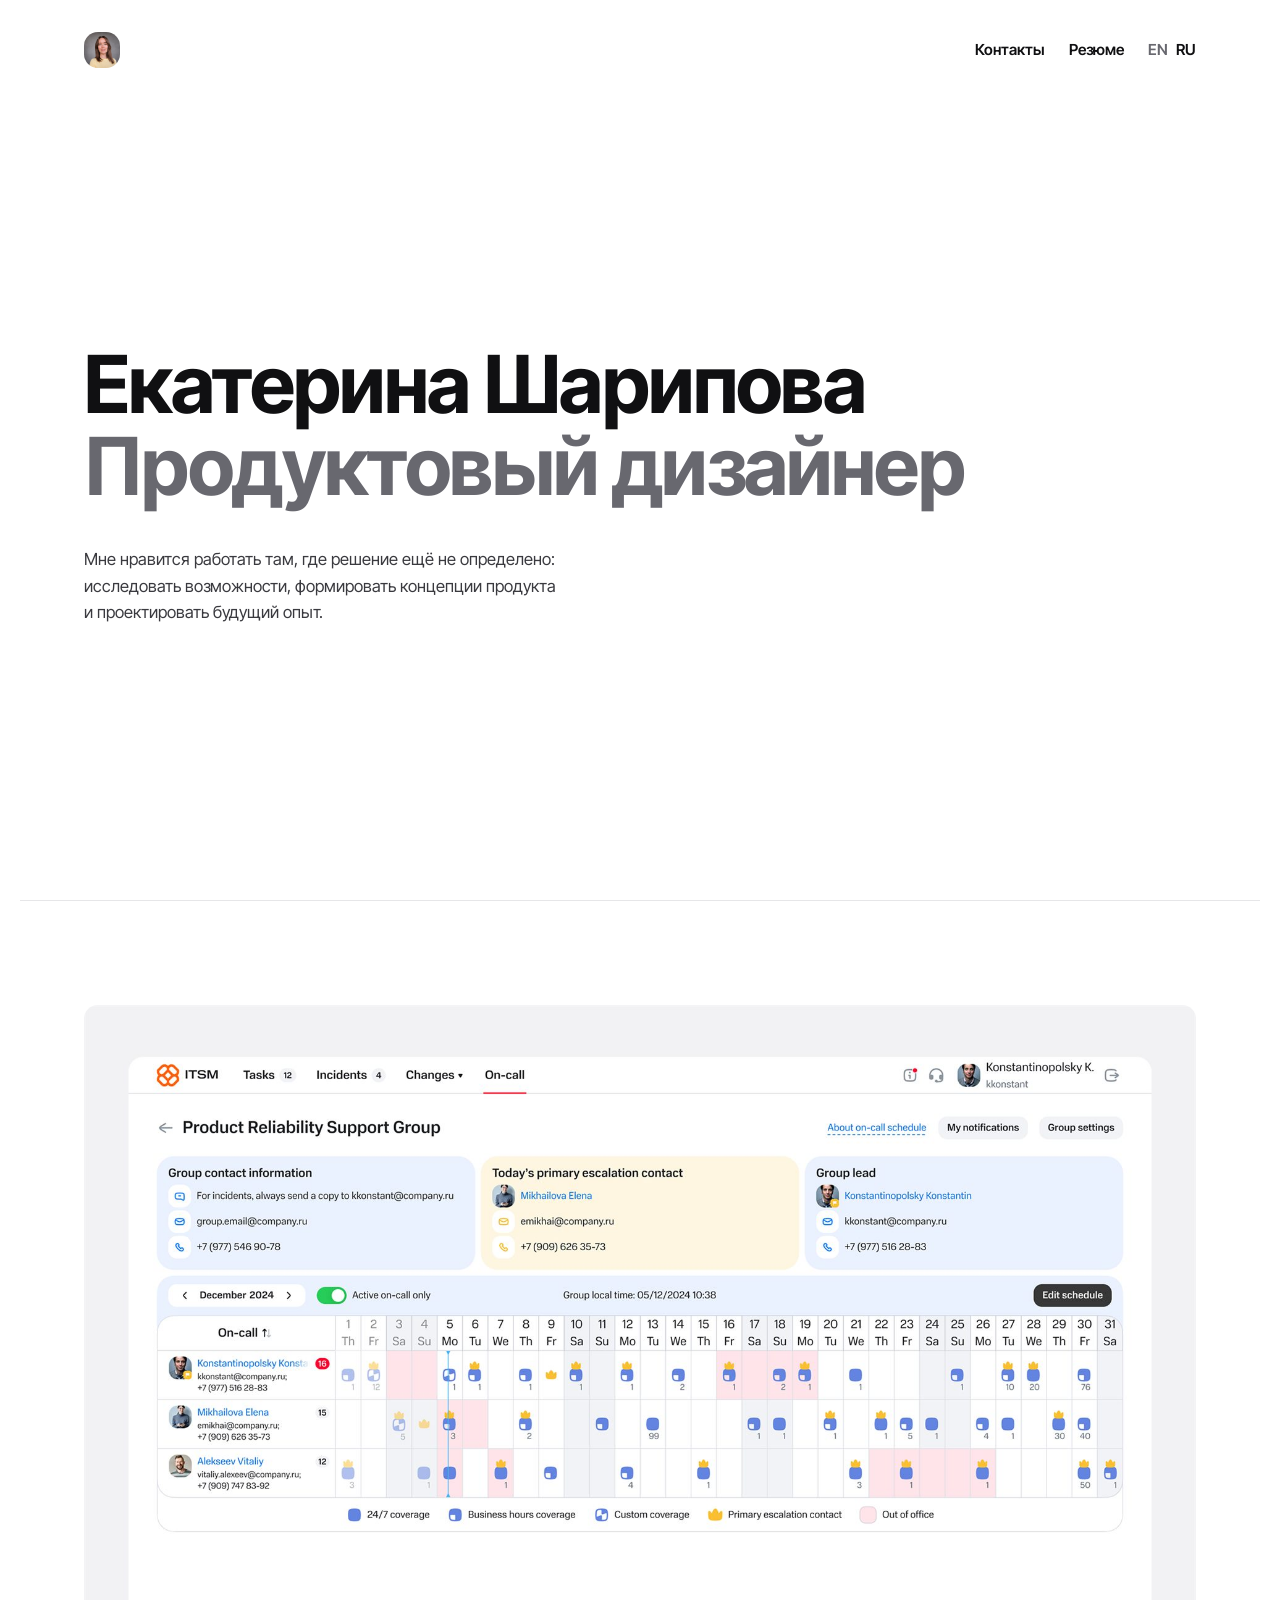
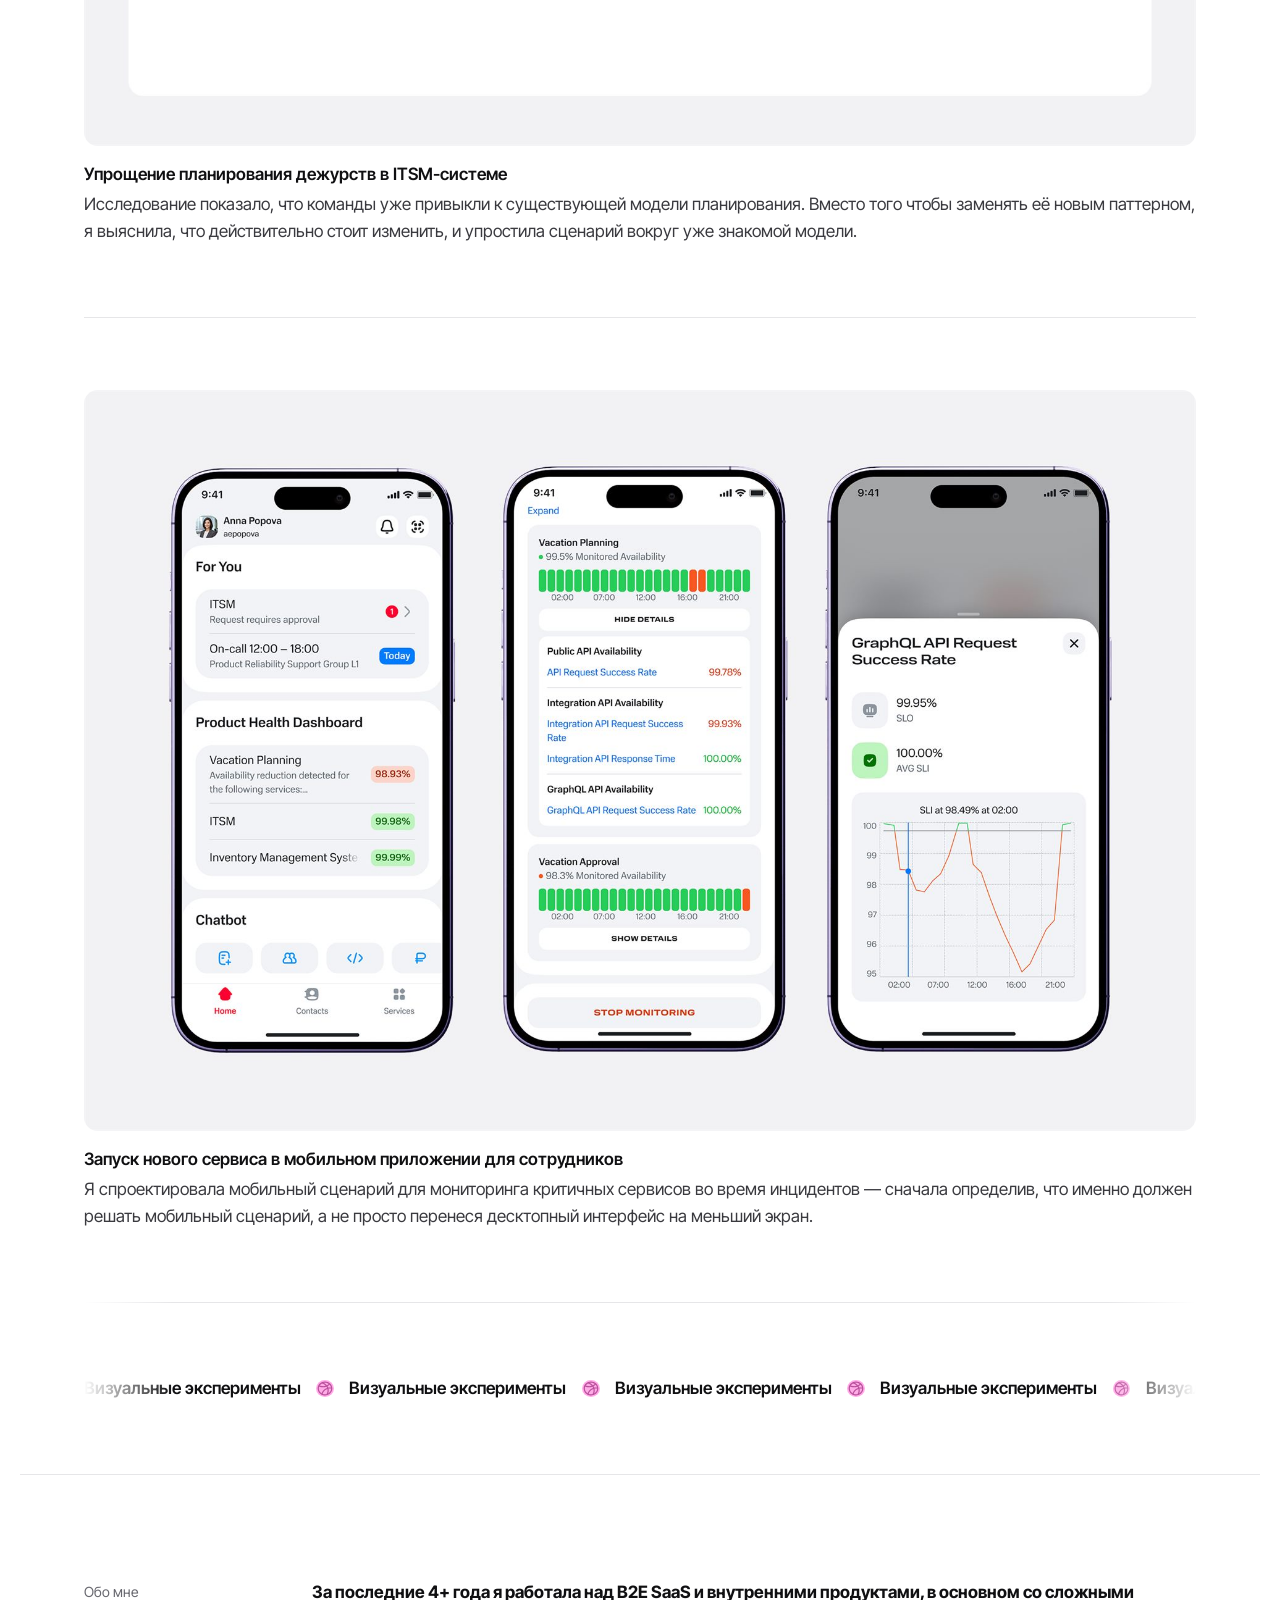
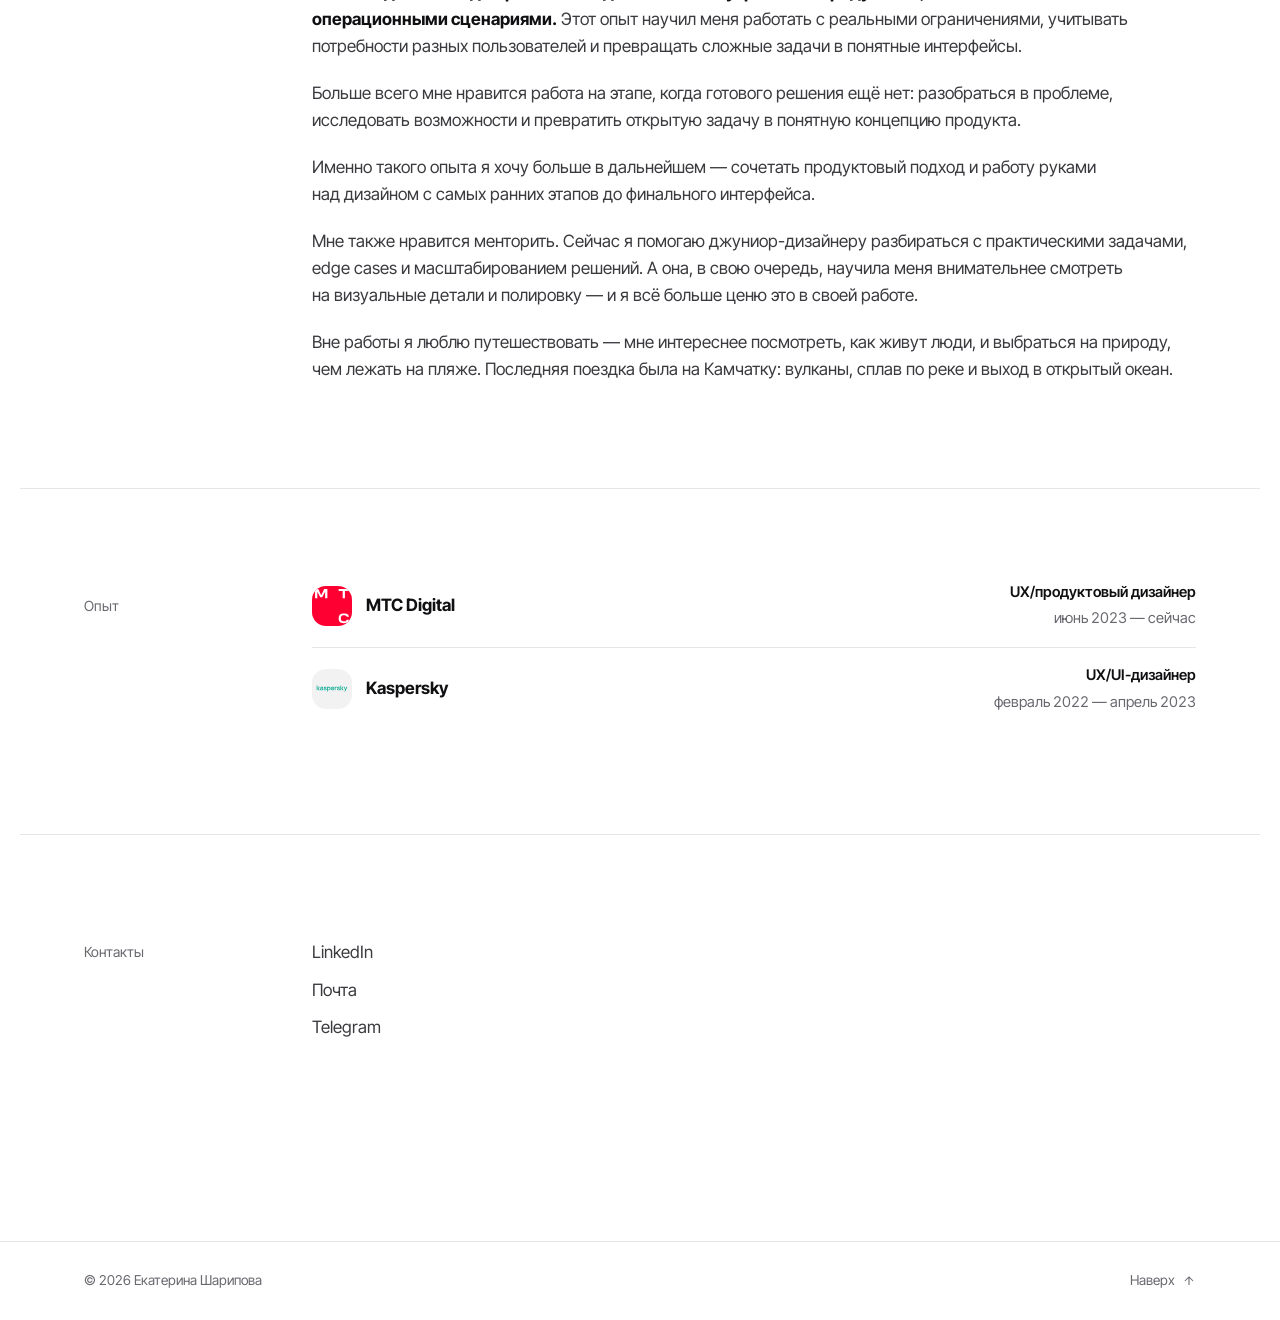
<file: ru/index.html>
<!doctype html>
<html lang="ru">
<head>
<meta charset="UTF-8">
<meta name="viewport" content="width=device-width, initial-scale=1">
<title>Екатерина Шарипова&nbsp;— продуктовый дизайнер</title>
<meta name="description" content="Екатерина Шарипова — продуктовый дизайнер с опытом более 4 лет: упрощаю сложные сценарии в B2E SaaS и внутренних продуктах, от исследования до релиза.">

<meta property="og:type" content="website">
<meta property="og:locale" content="ru_RU">
<meta property="og:title" content="Екатерина Шарипова — продуктовый дизайнер">
<meta property="og:description" content="Мне нравится работать там, где решение ещё не определено: исследовать возможности, формировать концепции продукта и проектировать будущий опыт.">
<meta property="og:image" content="/assets/img/social-preview.jpg">
<meta name="twitter:card" content="summary_large_image">

<link rel="alternate" hreflang="en" href="https://sh-catherina.github.io/">
<link rel="alternate" hreflang="ru" href="https://sh-catherina.github.io/ru/">
<link rel="alternate" hreflang="x-default" href="https://sh-catherina.github.io/">

<link rel="icon" href="/favicon.png" type="image/png">
<link rel="preconnect" href="https://fonts.googleapis.com">
<link rel="preconnect" href="https://fonts.gstatic.com" crossorigin>
<link href="https://fonts.googleapis.com/css2?family=Inter+Tight:wght@400;500;600;700;800;900&display=swap" rel="stylesheet">
<link rel="stylesheet" href="/assets/css/edgy.css?v=15">
<!-- Yandex.Metrika counter -->
<script type="text/javascript">
    (function(m,e,t,r,i,k,a){
        m[i]=m[i]||function(){(m[i].a=m[i].a||[]).push(arguments)};
        m[i].l=1*new Date();
        for (var j = 0; j < document.scripts.length; j++) {if (document.scripts[j].src === r) { return; }}
        k=e.createElement(t),a=e.getElementsByTagName(t)[0],k.async=1,k.src=r,a.parentNode.insertBefore(k,a)
    })(window, document,'script','https://mc.yandex.ru/metrika/tag.js?id=113156754', 'ym');

    ym(113156754, 'init', {ssr:true, webvisor:true, clickmap:true, ecommerce:"dataLayer", referrer: document.referrer, url: location.href, accurateTrackBounce:true, trackLinks:true});
</script>
<!-- /Yandex.Metrika counter -->
</head>
<body id="top">
<noscript><div><img src="https://mc.yandex.ru/watch/113156754" style="position:absolute; left:-9999px;" alt="" /></div></noscript>
<a class="skip-link" href="#main">Перейти к&nbsp;содержанию</a>

<!-- Top bar — plain, not sticky, jasonwalker.io-style (mark left, links right) -->
<header class="top-bar">
  <div class="wrap-edgy top-bar-row">
    <span class="top-bar-mark">
      <img src="/assets/img/avatar.jpg" alt="Екатерина Шарипова" width="36" height="36">
      <span class="top-bar-mark-emoji" aria-hidden="true">🌸</span>
    </span>
    <nav class="top-bar-actions" aria-label="Основная навигация">
      <a class="top-bar-link" href="#contacts">Контакты</a>
      <a class="top-bar-link" href="https://drive.google.com/file/d/1SS_5No4Qq-5fACHZxMFDUEJlOP3F2-c_/view?usp=sharing" target="_blank" rel="noopener">Резюме</a>
      <span class="lang-switch" role="group" aria-label="Язык">
        <a class="lang-switch-link" href="/" hreflang="en" lang="en" data-lang="en">EN</a>
        <a class="lang-switch-link" href="/ru/" hreflang="ru" data-lang="ru" aria-current="true">RU</a>
      </span>
    </nav>
  </div>
</header>

<main id="main">

  <!-- Hero — name/role masthead + description, jasonwalker.io-style -->
  <section class="hero-panel wrap-edgy">
    <div class="hero-mast">
      <h1 class="hero-name" data-scramble>Екатерина Шарипова</h1>
      <span class="hero-role" data-scramble>Продуктовый дизайнер</span>
    </div>
    <p class="hero-lede">Мне нравится работать там, где решение ещё не&nbsp;определено: исследовать возможности, формировать концепции продукта и&nbsp;проектировать будущий опыт.</p>
  </section>

  <!-- Featured work -->
  <section class="wrap-edgy section-block" id="work">

    <div class="case-card-list">

      <a class="case-card" href="/ru/on-call/">
        <div class="case-media">
          <img src="/assets/img/case1-cover-home.jpg" alt="Интерфейс планирования дежурств в ITSM-системе: месячный календарь покрытия и список групп поддержки на экранах планшета и ноутбука." loading="eager" width="1800" height="1200">
        </div>
        <div class="case-body">
          <h3>Упрощение планирования дежурств в&nbsp;ITSM-системе</h3>
          <p class="case-desc">Исследование показало, что&nbsp;команды уже привыкли к&nbsp;существующей модели планирования. Вместо того чтобы заменять её&nbsp;новым паттерном, я&nbsp;выяснила, что&nbsp;действительно стоит изменить, и&nbsp;упростила сценарий вокруг уже знакомой модели.</p>
        </div>
      </a>

      <a class="case-card" href="/ru/product-health/">
        <div class="case-media">
          <img src="/assets/img/case2-cover-home.jpg" alt="Сценарий мобильного дашборда Product Health: обзор отслеживаемых продуктов, доступность по сервисам и график отдельной метрики на трёх экранах телефона." loading="lazy" width="1800" height="1200">
        </div>
        <div class="case-body">
          <h3>Запуск нового сервиса в&nbsp;мобильном приложении для&nbsp;сотрудников</h3>
          <p class="case-desc">Я&nbsp;спроектировала мобильный сценарий для&nbsp;мониторинга критичных сервисов во&nbsp;время инцидентов&nbsp;— сначала определив, что&nbsp;именно должен решать мобильный сценарий, а&nbsp;не&nbsp;просто перенеся десктопный интерфейс на&nbsp;меньший экран.</p>
        </div>
      </a>

      <a class="explore-marquee" href="https://dribbble.com/sh_catherina" target="_blank" rel="noopener" aria-label="Визуальные эксперименты — смотреть на Dribbble">
        <span class="explore-marquee-track" aria-hidden="true">
          <span class="explore-marquee-group">
            <span class="explore-marquee-unit"><span class="explore-marquee-em">Визуальные эксперименты</span><img class="explore-marquee-icon" src="/assets/img/logos/dribbble.svg" alt="" aria-hidden="true" width="18" height="18" loading="lazy"></span>
            <span class="explore-marquee-unit"><span class="explore-marquee-em">Визуальные эксперименты</span><img class="explore-marquee-icon" src="/assets/img/logos/dribbble.svg" alt="" aria-hidden="true" width="18" height="18" loading="lazy"></span>
            <span class="explore-marquee-unit"><span class="explore-marquee-em">Визуальные эксперименты</span><img class="explore-marquee-icon" src="/assets/img/logos/dribbble.svg" alt="" aria-hidden="true" width="18" height="18" loading="lazy"></span>
            <span class="explore-marquee-unit"><span class="explore-marquee-em">Визуальные эксперименты</span><img class="explore-marquee-icon" src="/assets/img/logos/dribbble.svg" alt="" aria-hidden="true" width="18" height="18" loading="lazy"></span>
            <span class="explore-marquee-unit"><span class="explore-marquee-em">Визуальные эксперименты</span><img class="explore-marquee-icon" src="/assets/img/logos/dribbble.svg" alt="" aria-hidden="true" width="18" height="18" loading="lazy"></span>
            <span class="explore-marquee-unit"><span class="explore-marquee-em">Визуальные эксперименты</span><img class="explore-marquee-icon" src="/assets/img/logos/dribbble.svg" alt="" aria-hidden="true" width="18" height="18" loading="lazy"></span>
          </span>
          <span class="explore-marquee-group">
            <span class="explore-marquee-unit"><span class="explore-marquee-em">Визуальные эксперименты</span><img class="explore-marquee-icon" src="/assets/img/logos/dribbble.svg" alt="" aria-hidden="true" width="18" height="18" loading="lazy"></span>
            <span class="explore-marquee-unit"><span class="explore-marquee-em">Визуальные эксперименты</span><img class="explore-marquee-icon" src="/assets/img/logos/dribbble.svg" alt="" aria-hidden="true" width="18" height="18" loading="lazy"></span>
            <span class="explore-marquee-unit"><span class="explore-marquee-em">Визуальные эксперименты</span><img class="explore-marquee-icon" src="/assets/img/logos/dribbble.svg" alt="" aria-hidden="true" width="18" height="18" loading="lazy"></span>
            <span class="explore-marquee-unit"><span class="explore-marquee-em">Визуальные эксперименты</span><img class="explore-marquee-icon" src="/assets/img/logos/dribbble.svg" alt="" aria-hidden="true" width="18" height="18" loading="lazy"></span>
            <span class="explore-marquee-unit"><span class="explore-marquee-em">Визуальные эксперименты</span><img class="explore-marquee-icon" src="/assets/img/logos/dribbble.svg" alt="" aria-hidden="true" width="18" height="18" loading="lazy"></span>
            <span class="explore-marquee-unit"><span class="explore-marquee-em">Визуальные эксперименты</span><img class="explore-marquee-icon" src="/assets/img/logos/dribbble.svg" alt="" aria-hidden="true" width="18" height="18" loading="lazy"></span>
          </span>
        </span>
      </a>

    </div>
  </section>

  <!-- About — label-left / content-right, nickclement.com layout -->
  <section class="wrap-edgy section-block" id="about">
    <div class="section-row">
      <h2 class="section-heading">Обо&nbsp;мне</h2>
      <div class="about-copy">
        <p><strong>За&nbsp;последние 4+ года я&nbsp;работала над&nbsp;B2E SaaS и&nbsp;внутренними продуктами, в&nbsp;основном со&nbsp;сложными операционными сценариями.</strong> Этот опыт научил меня работать с&nbsp;реальными ограничениями, учитывать потребности разных пользователей и&nbsp;превращать сложные задачи в&nbsp;понятные интерфейсы.</p>
        <p>Больше всего мне нравится работа на&nbsp;этапе, когда готового решения ещё нет: разобраться в&nbsp;проблеме, исследовать возможности и&nbsp;превратить открытую задачу в&nbsp;понятную концепцию продукта.</p>
        <p>Именно такого опыта я&nbsp;хочу больше в&nbsp;дальнейшем&nbsp;— сочетать продуктовый подход и&nbsp;работу руками над&nbsp;дизайном с&nbsp;самых ранних этапов до&nbsp;финального интерфейса.</p>
        <p>Мне также нравится менторить. Сейчас я&nbsp;помогаю джуниор-дизайнеру разбираться с&nbsp;практическими задачами, edge cases и&nbsp;масштабированием решений. А&nbsp;она, в&nbsp;свою очередь, научила меня внимательнее смотреть на&nbsp;визуальные детали и&nbsp;полировку&nbsp;— и&nbsp;я&nbsp;всё больше ценю это в&nbsp;своей работе.</p>
        <p>Вне работы я&nbsp;люблю путешествовать&nbsp;— мне интереснее посмотреть, как&nbsp;живут люди, и&nbsp;выбраться на&nbsp;природу, чем лежать на&nbsp;пляже. Последняя поездка была на&nbsp;Камчатку: вулканы, сплав по&nbsp;реке и&nbsp;выход в&nbsp;открытый океан.</p>
      </div>
    </div>
  </section>

  <!-- Work experience — dates, company, role only; full detail lives in the résumé -->
  <section class="wrap-edgy section-block" id="experience">
    <div class="section-row">
      <h2 class="section-heading">Опыт</h2>
      <div class="xp-list">
        <div class="xp-row">
          <div class="xp-company">
            <span class="xp-logo"><img src="/assets/img/logos/mts.svg" alt="" width="40" height="40"></span>
            <span class="xp-company-name">МТС Digital</span>
          </div>
          <div class="xp-role-dates">
            <span class="xp-role">UX/продуктовый дизайнер</span>
            <span class="xp-dates">июнь 2023&nbsp;— сейчас</span>
          </div>
        </div>
        <div class="xp-row">
          <div class="xp-company">
            <span class="xp-logo"><img src="/assets/img/logos/kaspersky.svg" alt="" width="40" height="40"></span>
            <span class="xp-company-name">Kaspersky</span>
          </div>
          <div class="xp-role-dates">
            <span class="xp-role">UX/UI-дизайнер</span>
            <span class="xp-dates">февраль 2022&nbsp;— апрель 2023</span>
          </div>
        </div>
      </div>
    </div>
  </section>

  <!-- Contacts — plain text links, name only, straight to the platform (nickclement.com layout) -->
  <section class="wrap-edgy section-block" id="contacts">
    <div class="section-row">
      <h2 class="section-heading">Контакты</h2>
      <div class="contact-links">
        <a class="contact-link" href="http://linkedin.com/in/ekaterina-sharipova" target="_blank" rel="noopener">LinkedIn</a>
        <a class="contact-link" href="mailto:sh.catherina@yandex.ru" target="_blank" rel="noopener">Почта</a>
        <a class="contact-link" href="https://t.me/sh_catherina" target="_blank" rel="noopener">Telegram</a>
      </div>
    </div>
  </section>

</main>

<div id="site-footer"></div>

<script src="/assets/js/components.js?v=4"></script>
<script src="/assets/js/main.js?v=9"></script>
</body>
</html>
</file>
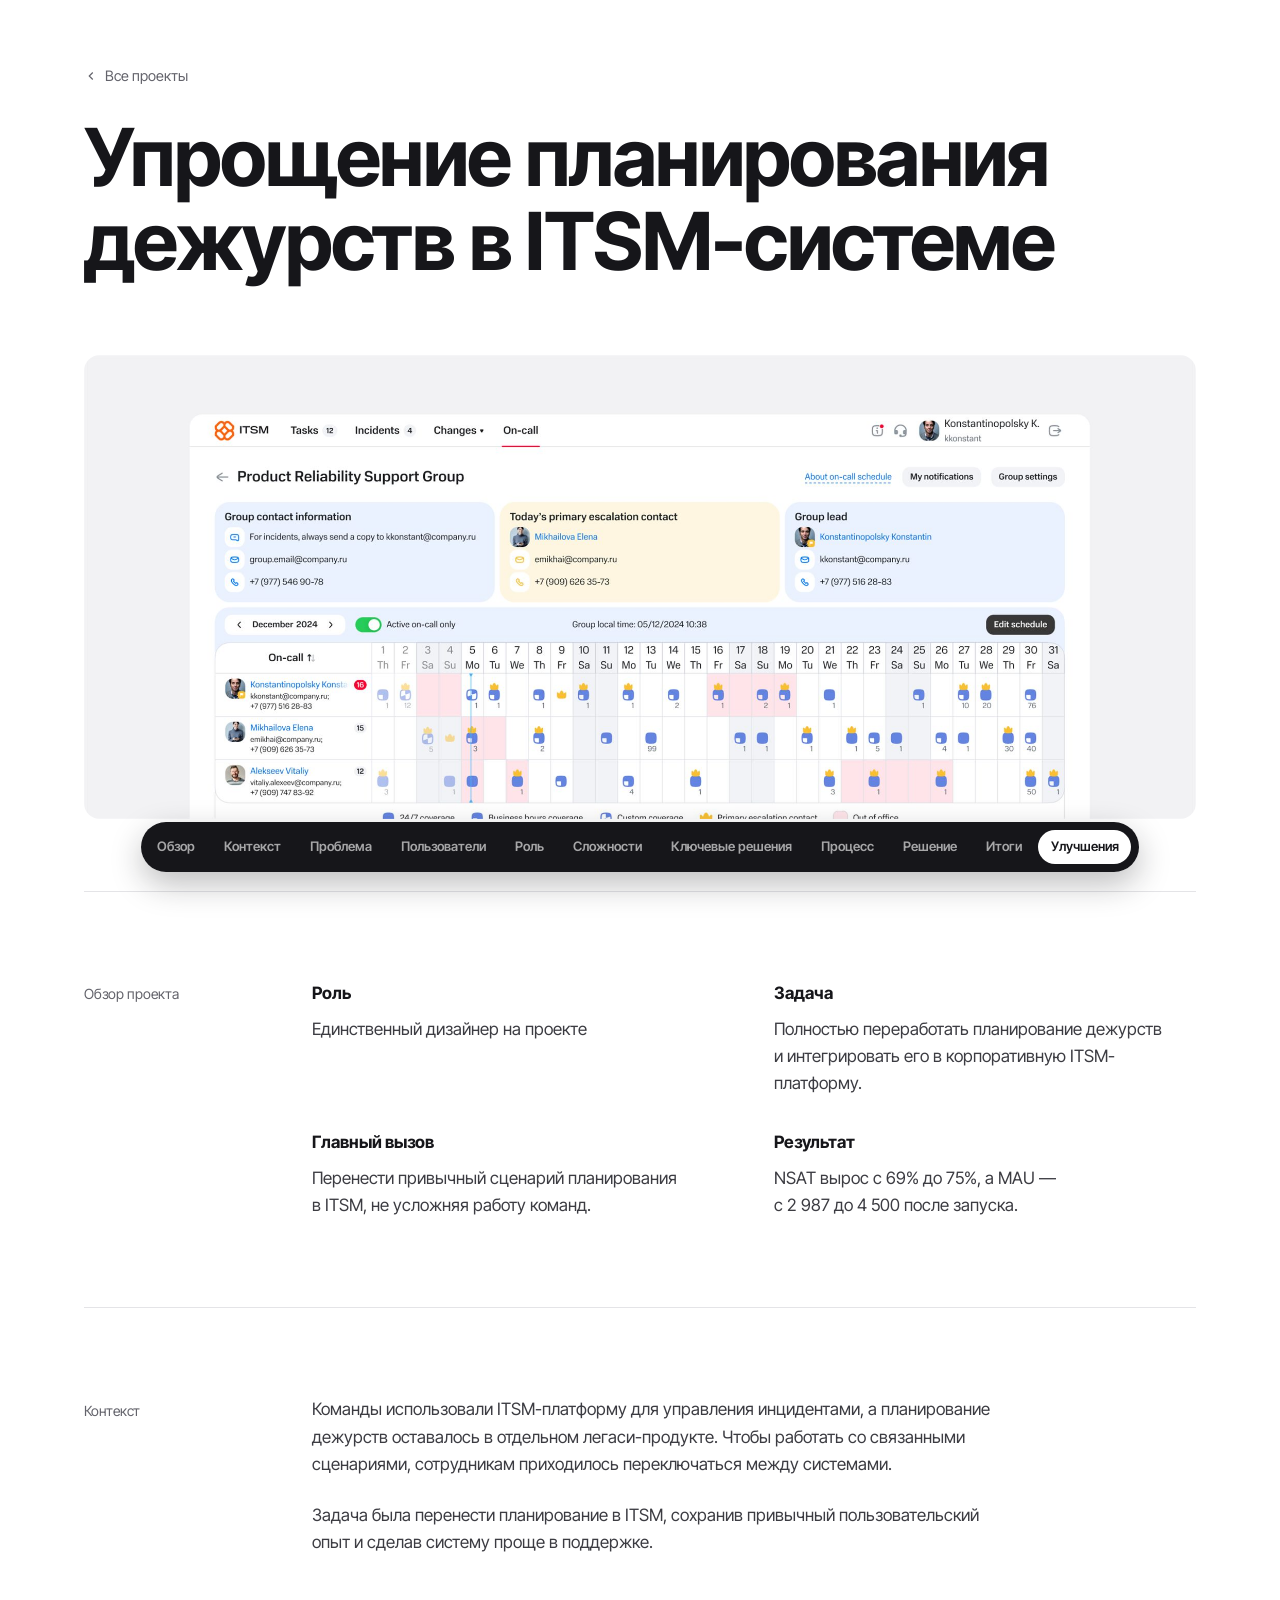
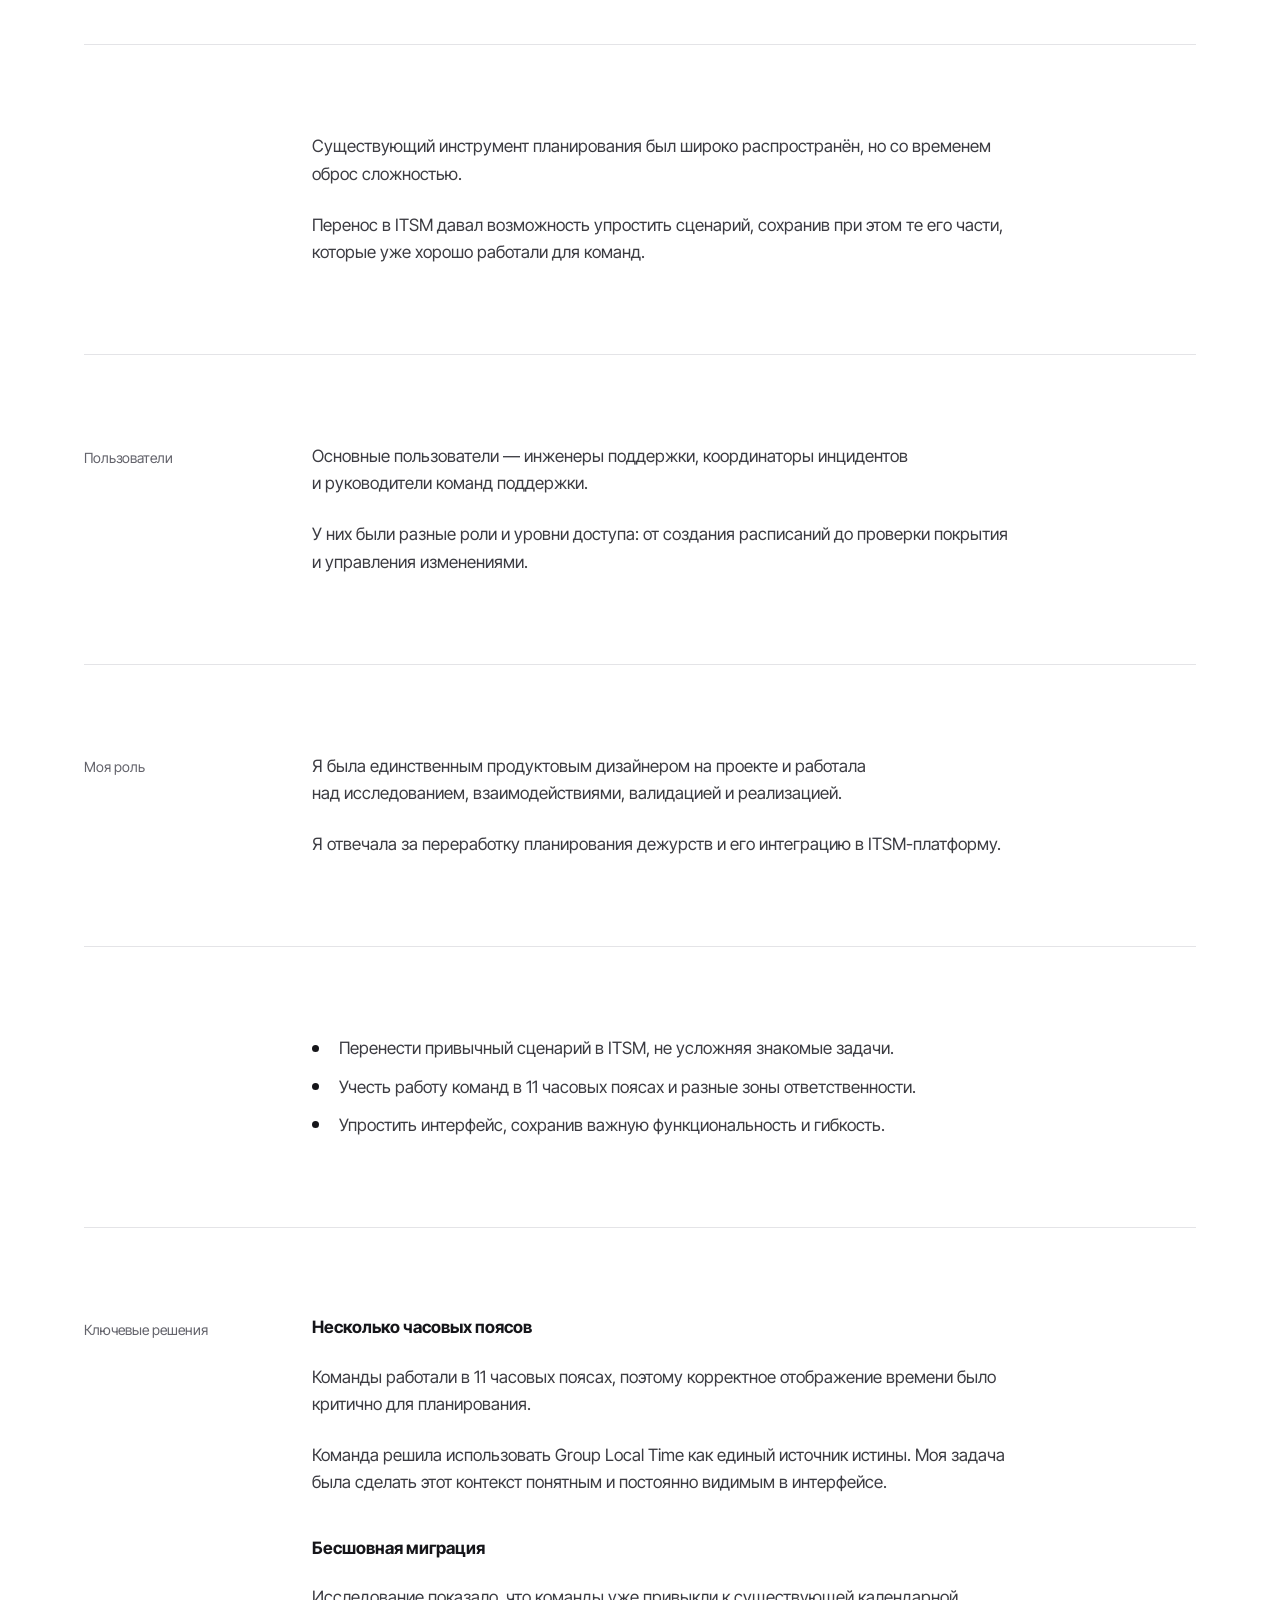
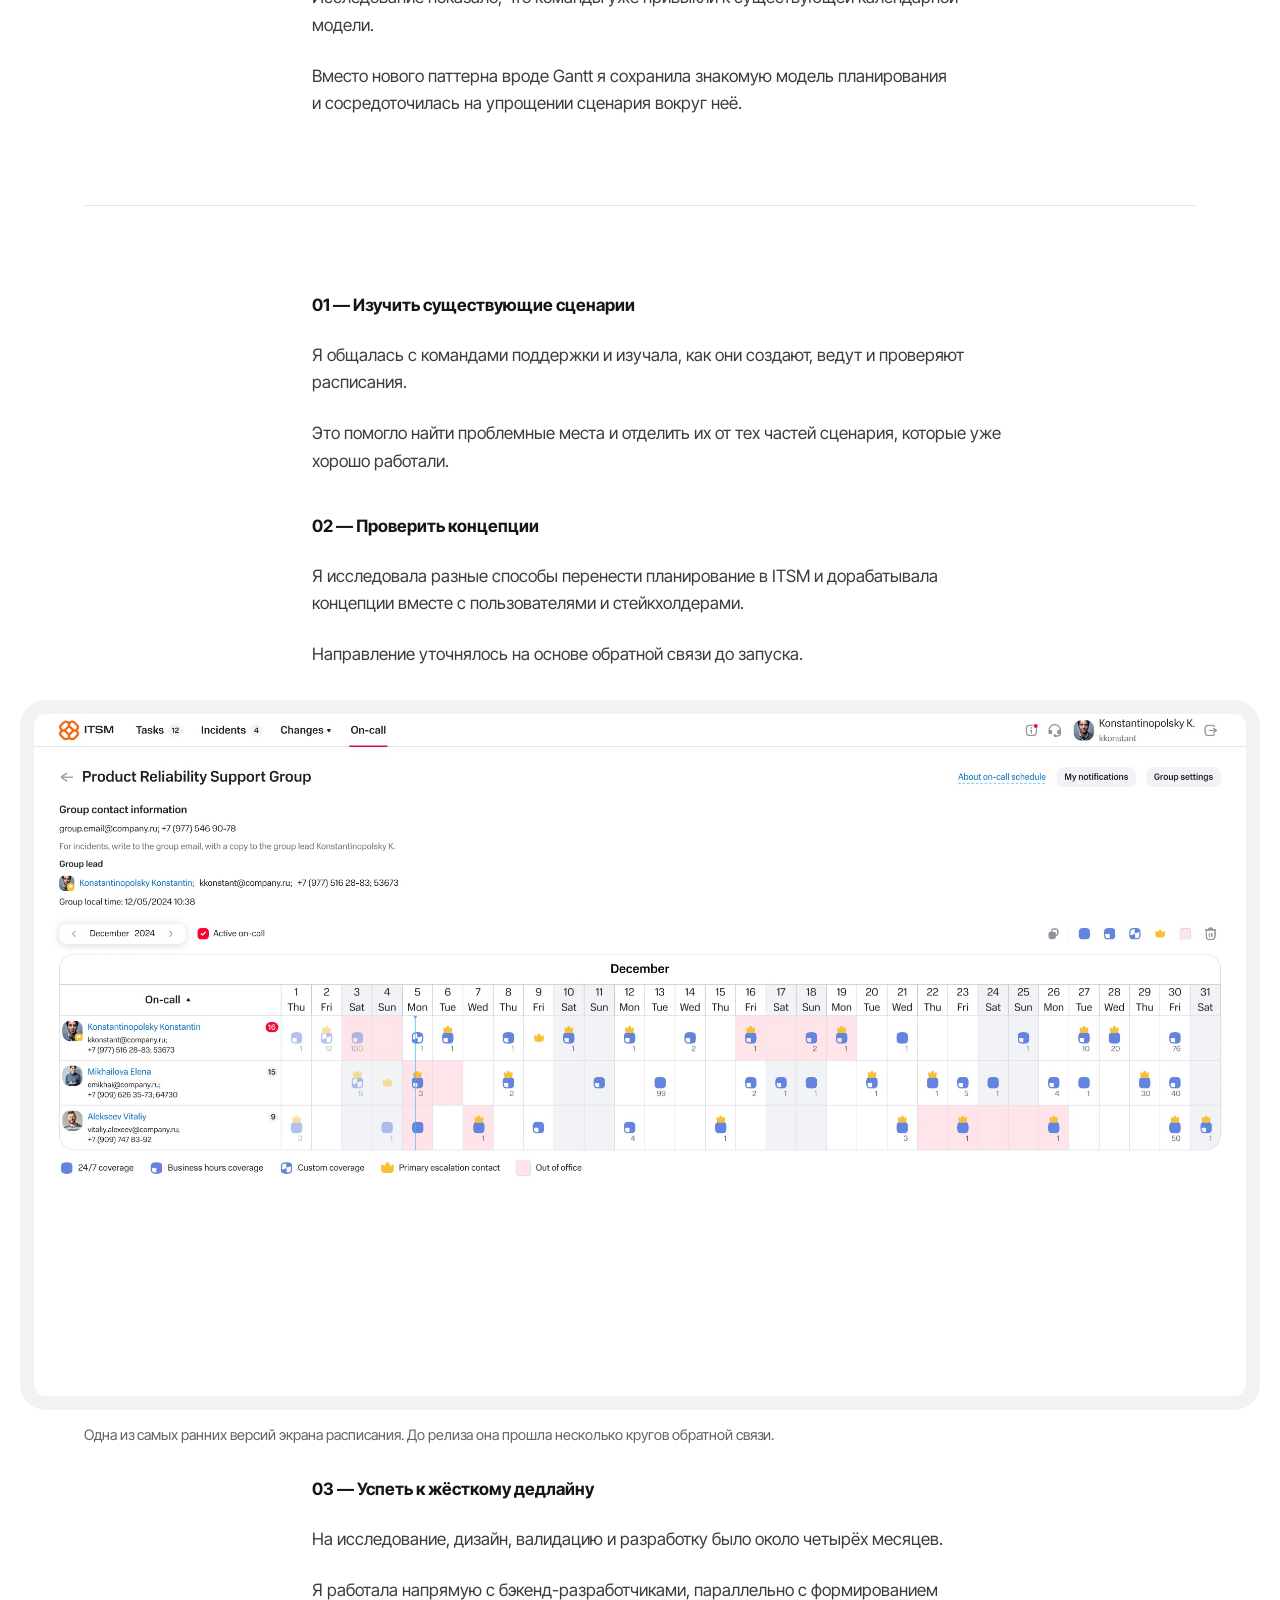
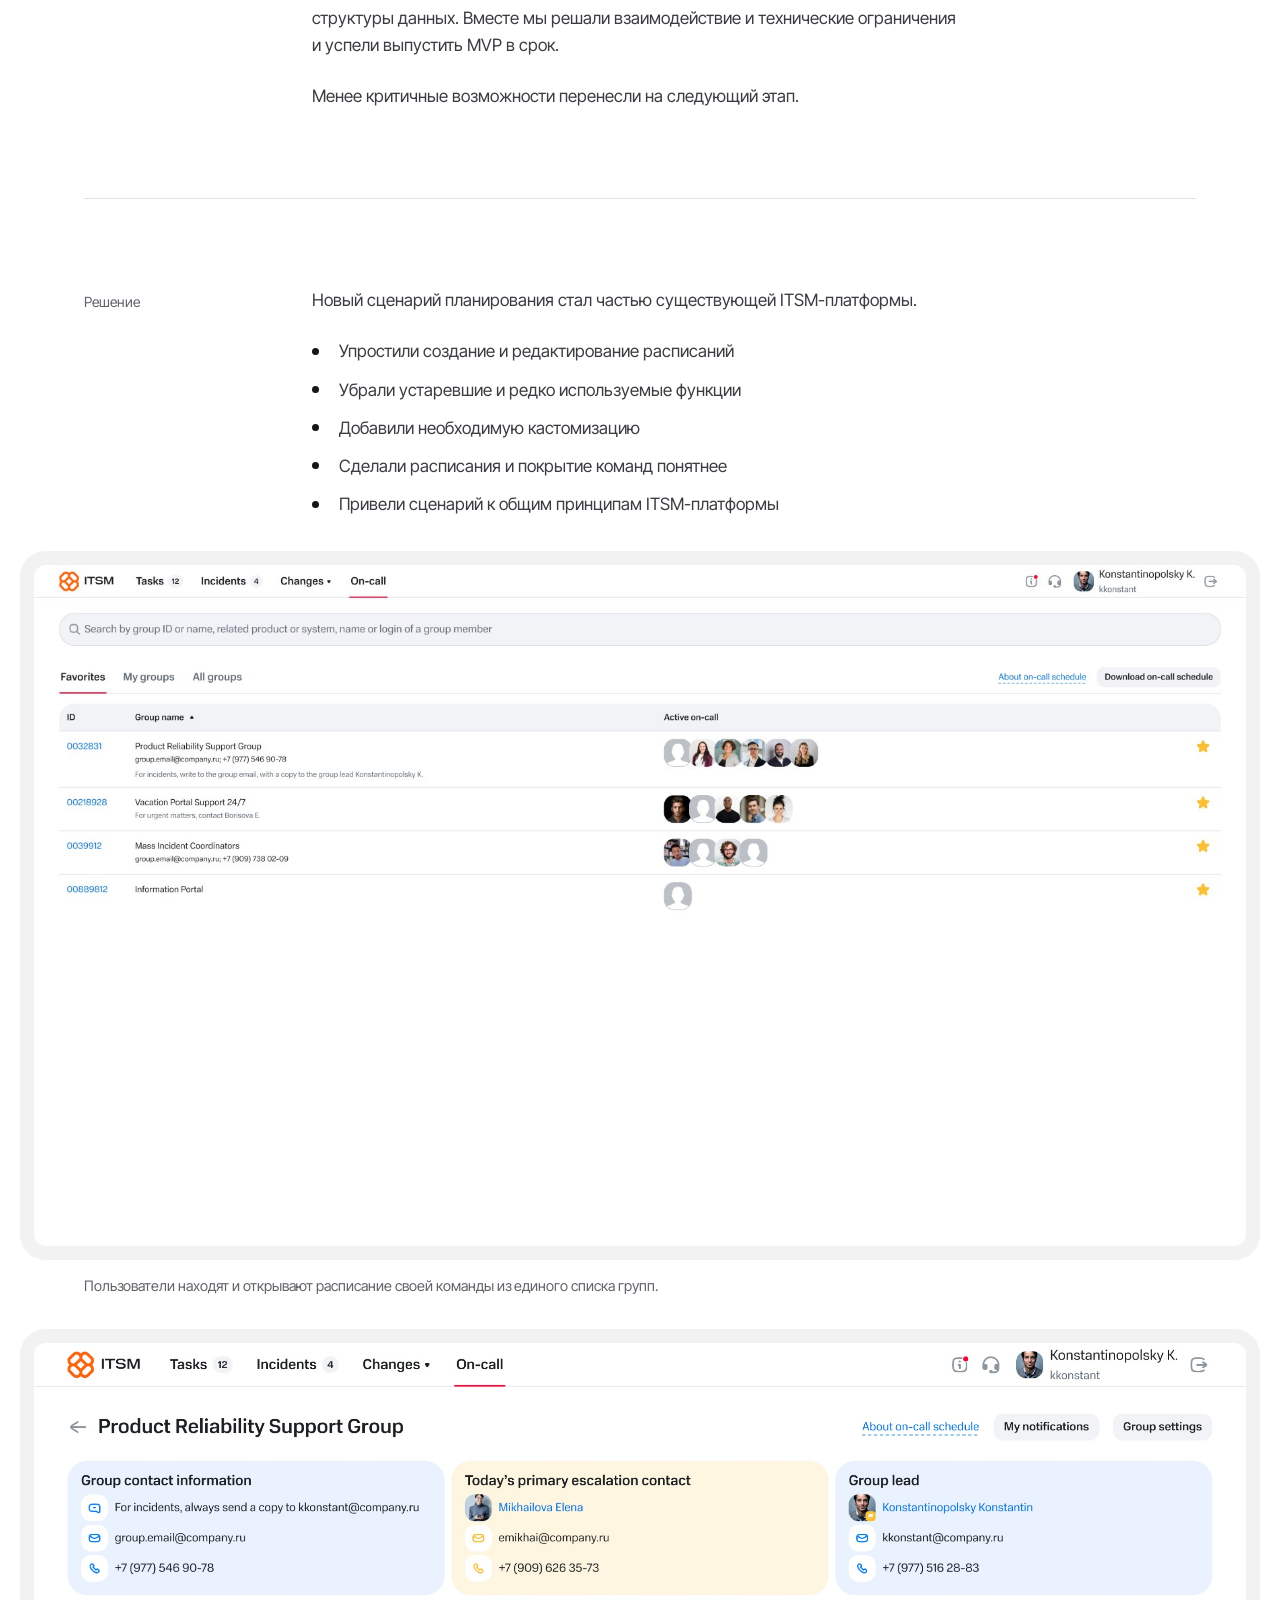
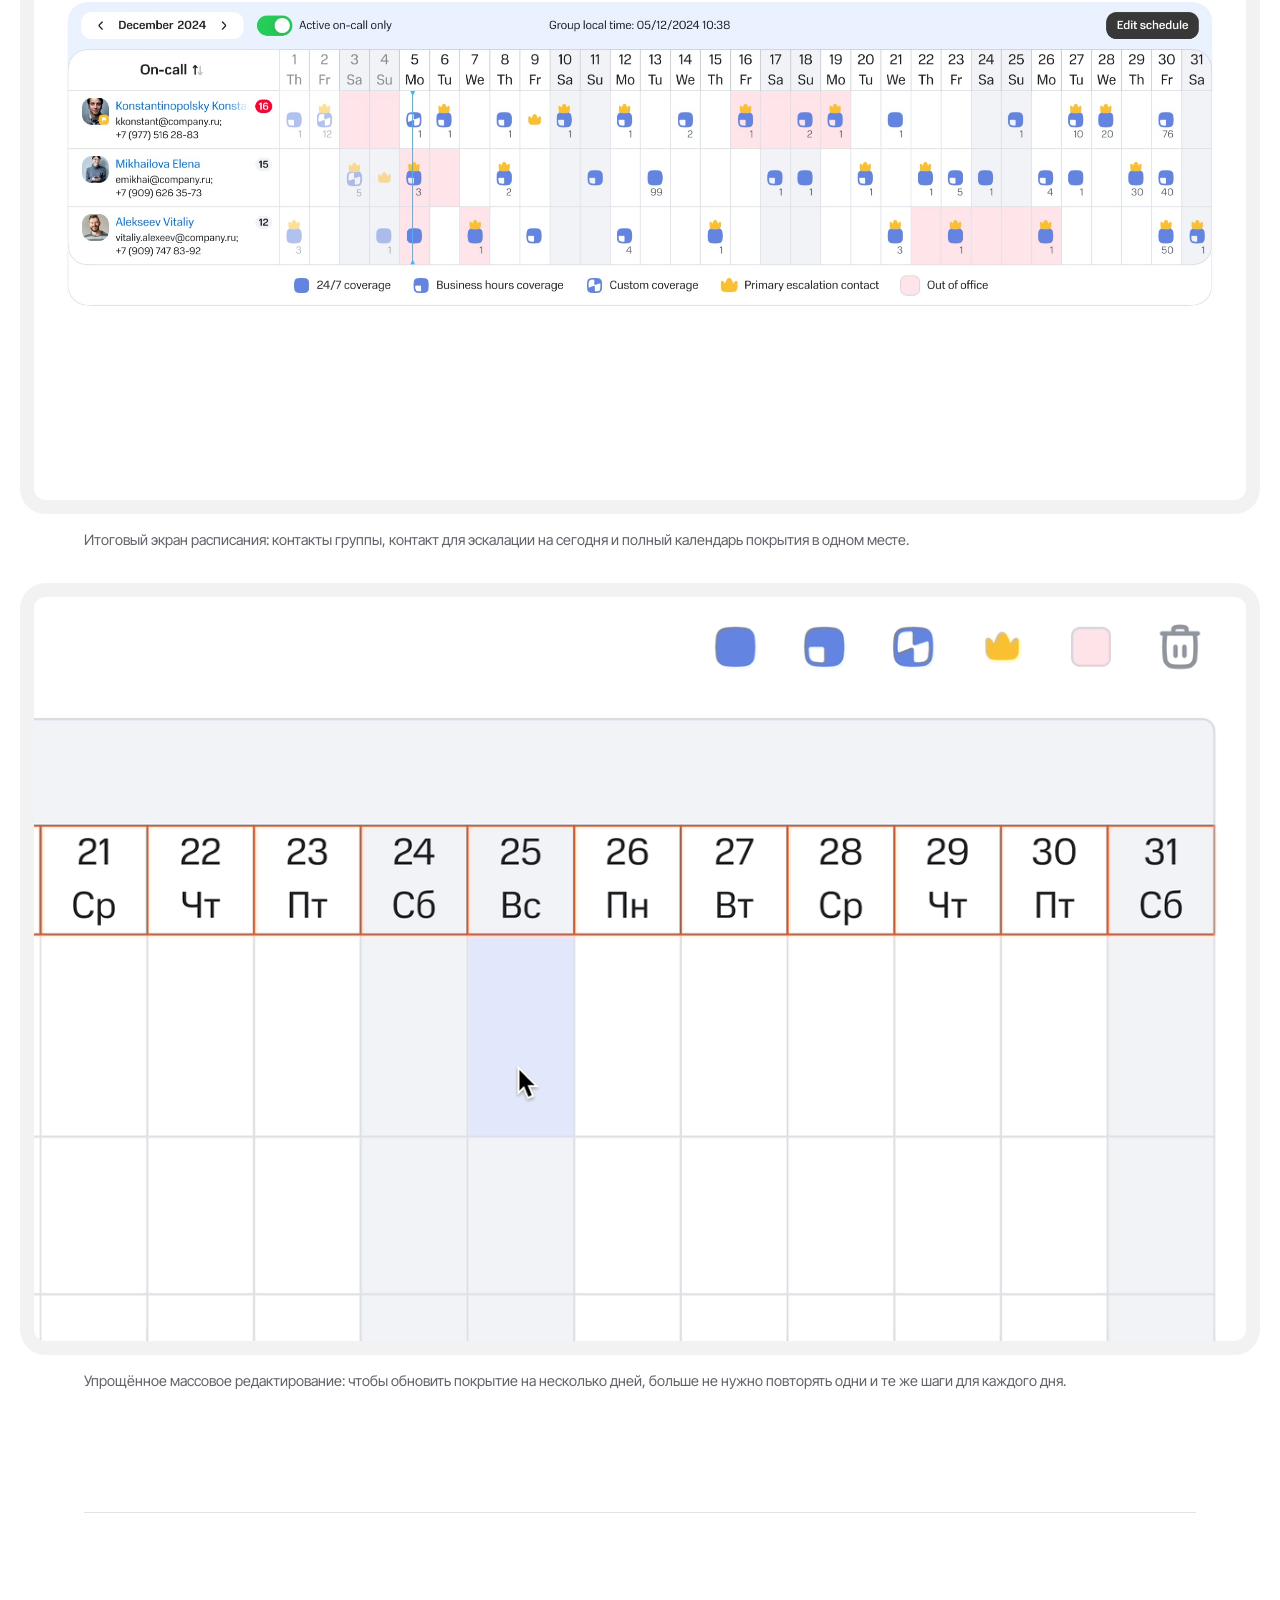
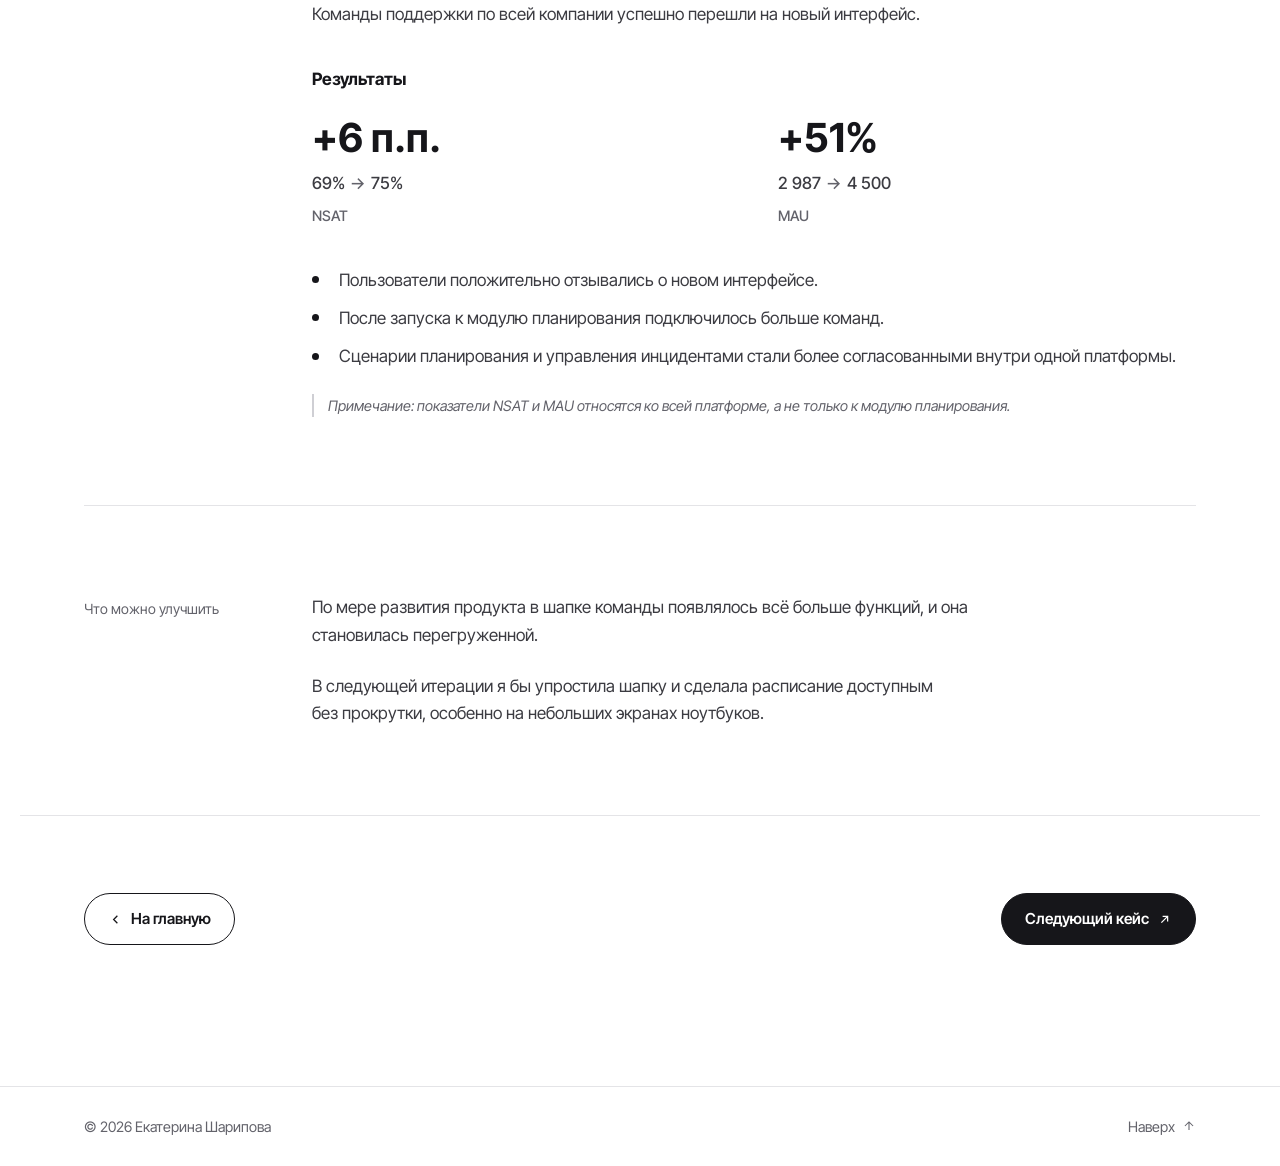
<file: ru/on-call/index.html>
<!doctype html>
<html lang="ru">
<head>
<meta charset="UTF-8">
<meta name="viewport" content="width=device-width, initial-scale=1">
<title>Упрощение планирования дежурств в&nbsp;ITSM-системе&nbsp;— Екатерина Шарипова</title>
<meta name="description" content="Кейс: переработка планирования дежурств и его интеграция в корпоративную ITSM-платформу — 11 часовых поясов и несколько ролей поддержки.">

<meta property="og:type" content="article">
<meta property="og:locale" content="ru_RU">
<meta property="og:title" content="Упрощение планирования дежурств в ITSM-системе">
<meta property="og:description" content="Исследование показало, что команды уже привыкли к существующей модели планирования. Вместо того чтобы заменять её новым паттерном, я выяснила, что действительно стоит изменить, и упростила сценарий вокруг уже знакомой модели.">
<meta property="og:image" content="/assets/img/case1-cover-desktop.jpg?v=2">
<meta name="twitter:card" content="summary_large_image">

<link rel="alternate" hreflang="en" href="https://sh-catherina.github.io/on-call/">
<link rel="alternate" hreflang="ru" href="https://sh-catherina.github.io/ru/on-call/">
<link rel="alternate" hreflang="x-default" href="https://sh-catherina.github.io/on-call/">

<link rel="icon" href="/favicon.png" type="image/png">
<link rel="preconnect" href="https://fonts.googleapis.com">
<link rel="preconnect" href="https://fonts.gstatic.com" crossorigin>
<link href="https://fonts.googleapis.com/css2?family=Inter+Tight:wght@400;500;600;700;800&display=swap" rel="stylesheet">
<link rel="stylesheet" href="/assets/css/style.css?v=32">
<!-- Yandex.Metrika counter -->
<script type="text/javascript">
    (function(m,e,t,r,i,k,a){
        m[i]=m[i]||function(){(m[i].a=m[i].a||[]).push(arguments)};
        m[i].l=1*new Date();
        for (var j = 0; j < document.scripts.length; j++) {if (document.scripts[j].src === r) { return; }}
        k=e.createElement(t),a=e.getElementsByTagName(t)[0],k.async=1,k.src=r,a.parentNode.insertBefore(k,a)
    })(window, document,'script','https://mc.yandex.ru/metrika/tag.js?id=113156754', 'ym');

    ym(113156754, 'init', {ssr:true, webvisor:true, clickmap:true, ecommerce:"dataLayer", referrer: document.referrer, url: location.href, accurateTrackBounce:true, trackLinks:true});
</script>
<!-- /Yandex.Metrika counter -->
</head>
<body id="top">
<noscript><div><img src="https://mc.yandex.ru/watch/113156754" style="position:absolute; left:-9999px;" alt="" /></div></noscript>
<a class="skip-link" href="#main">Перейти к&nbsp;содержанию</a>

<!-- Bottom-floating pill nav — fixed, same at every breakpoint -->
<nav class="case-bottom-nav" aria-label="Навигация по разделам">
  <ol>
    <li><a href="#overview">Обзор</a></li>
    <li><a href="#context">Контекст</a></li>
    <li><a href="#problem">Проблема</a></li>
    <li><a href="#users">Пользователи</a></li>
    <li><a href="#role">Роль</a></li>
    <li><a href="#challenges">Сложности</a></li>
    <li><a href="#decisions">Ключевые решения</a></li>
    <li><a href="#process">Процесс</a></li>
    <li><a href="#solution">Решение</a></li>
    <li><a href="#outcome">Итоги</a></li>
    <li><a href="#future">Улучшения</a></li>
  </ol>
</nav>

<main id="main">

  <div class="wrap case-hero">
    <a class="case-back" href="/ru/#work">
      <svg viewBox="0 0 24 24" fill="none" stroke="currentColor" stroke-width="2" aria-hidden="true"><path d="M15 6 9 12l6 6"/></svg>
      Все проекты
    </a>
    <h1 class="case-title reveal">Упрощение планирования дежурств в&nbsp;ITSM-системе</h1>

    <figure class="case-cover reveal">
      <img src="/assets/img/case1-cover-desktop.jpg?v=2" alt="Планирование дежурств в ITSM-платформе: список групп поддержки и месячный календарь покрытия со сменами сотрудников на экранах планшета и ноутбука." width="2160" height="900">
    </figure>
  </div>

  <div class="wrap case-layout">
    <div class="case-content">

      <section class="case-section" id="overview">
        <div class="case-row">
          <h2 class="case-section-label reveal">Обзор проекта</h2>
          <div class="case-section-body reveal">
            <dl class="role-scope-grid">
              <div>
                <dt>Роль</dt>
                <dd>Единственный дизайнер на&nbsp;проекте</dd>
              </div>
              <div>
                <dt>Задача</dt>
                <dd>Полностью переработать планирование дежурств и&nbsp;интегрировать его в&nbsp;корпоративную ITSM-платформу.</dd>
              </div>
              <div>
                <dt>Главный вызов</dt>
                <dd>Перенести привычный сценарий планирования в&nbsp;ITSM, не&nbsp;усложняя работу команд.</dd>
              </div>
              <div>
                <dt>Результат</dt>
                <dd>NSAT вырос с&nbsp;69%&nbsp;до&nbsp;75%, а&nbsp;MAU&nbsp;— с&nbsp;2&nbsp;987&nbsp;до&nbsp;4&nbsp;500&nbsp;после запуска.</dd>
              </div>
            </dl>
          </div>
        </div>
      </section>

      <section class="case-section" id="context">
        <div class="case-row">
          <h2 class="case-section-label reveal">Контекст</h2>
          <div class="case-section-body reveal">
            <p>Команды использовали ITSM-платформу для&nbsp;управления инцидентами, а&nbsp;планирование дежурств оставалось в&nbsp;отдельном легаси-продукте. Чтобы работать со&nbsp;связанными сценариями, сотрудникам приходилось переключаться между системами.</p>
            <p>Задача была перенести планирование в&nbsp;ITSM, сохранив привычный пользовательский опыт и&nbsp;сделав систему проще в&nbsp;поддержке.</p>
          </div>
        </div>
      </section>

      <section class="case-section" id="problem">
        <div class="case-row">
          <h2 class="case-section-label reveal">Проблема</h2>
          <div class="case-section-body reveal">
            <p>Существующий инструмент планирования был широко распространён, но&nbsp;со&nbsp;временем оброс сложностью.</p>
            <p>Перенос в&nbsp;ITSM давал возможность упростить сценарий, сохранив при&nbsp;этом те&nbsp;его части, которые уже хорошо работали для&nbsp;команд.</p>
          </div>
        </div>
      </section>

      <section class="case-section" id="users">
        <div class="case-row">
          <h2 class="case-section-label reveal">Пользователи</h2>
          <div class="case-section-body reveal">
            <p>Основные пользователи&nbsp;— инженеры поддержки, координаторы инцидентов и&nbsp;руководители команд поддержки.</p>
            <p>У&nbsp;них были разные роли и&nbsp;уровни доступа: от&nbsp;создания расписаний до&nbsp;проверки покрытия и&nbsp;управления изменениями.</p>
          </div>
        </div>
      </section>

      <section class="case-section" id="role">
        <div class="case-row">
          <h2 class="case-section-label reveal">Моя роль</h2>
          <div class="case-section-body reveal">
            <p>Я&nbsp;была единственным продуктовым дизайнером на&nbsp;проекте и&nbsp;работала над&nbsp;исследованием, взаимодействиями, валидацией и&nbsp;реализацией.</p>
            <p>Я&nbsp;отвечала за&nbsp;переработку планирования дежурств и&nbsp;его интеграцию в&nbsp;ITSM-платформу.</p>
          </div>
        </div>
      </section>

      <section class="case-section" id="challenges">
        <div class="case-row">
          <h2 class="case-section-label reveal">Сложности</h2>
          <div class="case-section-body reveal">
            <ul class="list-check">
              <li>Перенести привычный сценарий в&nbsp;ITSM, не&nbsp;усложняя знакомые задачи.</li>
              <li>Учесть работу команд в&nbsp;11&nbsp;часовых поясах и&nbsp;разные зоны ответственности.</li>
              <li>Упростить интерфейс, сохранив важную функциональность и&nbsp;гибкость.</li>
            </ul>
          </div>
        </div>
      </section>

      <section class="case-section" id="decisions">
        <div class="case-row">
          <h2 class="case-section-label reveal">Ключевые решения</h2>
          <div class="case-section-body reveal">
            <h3 class="case-subhead">Несколько часовых поясов</h3>
            <p>Команды работали в&nbsp;11&nbsp;часовых поясах, поэтому корректное отображение времени было критично для&nbsp;планирования.</p>
            <p>Команда решила использовать Group Local Time как&nbsp;единый источник истины. Моя задача была сделать этот контекст понятным и&nbsp;постоянно видимым в&nbsp;интерфейсе.</p>

            <h3 class="case-subhead">Бесшовная миграция</h3>
            <p>Исследование показало, что&nbsp;команды уже привыкли к&nbsp;существующей календарной модели.</p>
            <p>Вместо нового паттерна вроде Gantt я&nbsp;сохранила знакомую модель планирования и&nbsp;сосредоточилась на&nbsp;упрощении сценария вокруг неё.</p>
          </div>
        </div>
      </section>

      <section class="case-section" id="process">
        <div class="case-row">
          <h2 class="case-section-label reveal">Процесс</h2>
          <div class="case-section-body reveal">
            <h3 class="case-subhead">01&nbsp;— Изучить существующие сценарии</h3>
            <p>Я&nbsp;общалась с&nbsp;командами поддержки и&nbsp;изучала, как&nbsp;они создают, ведут и&nbsp;проверяют расписания.</p>
            <p>Это помогло найти проблемные места и&nbsp;отделить их&nbsp;от&nbsp;тех частей сценария, которые уже хорошо работали.</p>

            <h3 class="case-subhead">02&nbsp;— Проверить концепции</h3>
            <p>Я&nbsp;исследовала разные способы перенести планирование в&nbsp;ITSM и&nbsp;дорабатывала концепции вместе с&nbsp;пользователями и&nbsp;стейкхолдерами.</p>
            <p>Направление уточнялось на&nbsp;основе обратной связи до&nbsp;запуска.</p>
          </div>
        </div>

        <figure class="figure figure-framed reveal">
          <img src="/assets/img/case1-group-local-time.jpg" alt="Ранняя версия расписания дежурств группы Product Reliability Support Group: над декабрьским календарём покрытия показано локальное время группы." width="2400" height="1350" loading="lazy">
          <figcaption>Одна из&nbsp;самых ранних версий экрана расписания. До&nbsp;релиза она прошла несколько кругов обратной связи.</figcaption>
        </figure>

        <div class="case-row">
          <span class="case-section-label" aria-hidden="true"></span>
          <div class="case-section-body reveal">
            <h3 class="case-subhead" style="margin-top:0;">03&nbsp;— Успеть к&nbsp;жёсткому дедлайну</h3>
            <p>На&nbsp;исследование, дизайн, валидацию и&nbsp;разработку было около четырёх месяцев.</p>
            <p>Я&nbsp;работала напрямую с&nbsp;бэкенд-разработчиками, параллельно с&nbsp;формированием структуры данных. Вместе мы&nbsp;решали взаимодействие и&nbsp;технические ограничения и&nbsp;успели выпустить MVP в&nbsp;срок.</p>
            <p>Менее критичные возможности перенесли на&nbsp;следующий этап.</p>
          </div>
        </div>
      </section>

      <section class="case-section" id="solution">
        <div class="case-row">
          <h2 class="case-section-label reveal">Решение</h2>
          <div class="case-section-body reveal">
            <p>Новый сценарий планирования стал частью существующей ITSM-платформы.</p>
            <ul class="list-check">
              <li>Упростили создание и&nbsp;редактирование расписаний</li>
              <li>Убрали устаревшие и&nbsp;редко используемые функции</li>
              <li>Добавили необходимую кастомизацию</li>
              <li>Сделали расписания и&nbsp;покрытие команд понятнее</li>
              <li>Привели сценарий к&nbsp;общим принципам ITSM-платформы</li>
            </ul>
          </div>
        </div>

        <figure class="figure figure-framed reveal">
          <img src="/assets/img/case1-group-list.jpg" alt="Список групп дежурств в ITSM-платформе: ID групп, контактная информация и сотрудники, которые сейчас на дежурстве." width="1800" height="1012" loading="lazy">
          <figcaption>Пользователи находят и&nbsp;открывают расписание своей команды из&nbsp;единого списка групп.</figcaption>
        </figure>

        <figure class="figure figure-framed reveal">
          <img src="/assets/img/case1-group-final.jpg" alt="Итоговый экран расписания дежурств группы Product Reliability Support Group: контакты группы, основной контакт для эскалации на сегодня, руководитель группы, фильтр активных дежурных и редактируемый календарь покрытия." width="2400" height="1500" loading="lazy">
          <figcaption>Итоговый экран расписания: контакты группы, контакт для&nbsp;эскалации на&nbsp;сегодня и&nbsp;полный календарь покрытия в&nbsp;одном месте.</figcaption>
        </figure>

        <figure class="figure figure-framed reveal">
          <img src="/assets/img/case1-mass-editing.gif" alt="Демонстрация упрощённого массового редактирования: обновление нескольких смен дежурств за один раз." width="1302" height="800" loading="lazy">
          <figcaption>Упрощённое массовое редактирование: чтобы обновить покрытие на&nbsp;несколько дней, больше не&nbsp;нужно повторять одни и&nbsp;те&nbsp;же&nbsp;шаги для&nbsp;каждого дня.</figcaption>
        </figure>
      </section>

      <section class="case-section" id="outcome">
        <div class="case-row">
          <h2 class="case-section-label reveal">Итоги</h2>
          <div class="case-section-body reveal">
            <p>Команды поддержки по&nbsp;всей компании успешно перешли на&nbsp;новый интерфейс.</p>

            <h3 class="case-subhead">Результаты</h3>
            <div class="metric-row">
              <div class="metric">
                <p class="metric-value">+6&nbsp;п.п.</p>
                <p class="metric-detail">69% <span class="arrow">→</span> 75%</p>
                <p class="metric-label">NSAT</p>
              </div>
              <div class="metric">
                <p class="metric-value">+51%</p>
                <p class="metric-detail">2&nbsp;987 <span class="arrow">→</span> 4&nbsp;500</p>
                <p class="metric-label">MAU</p>
              </div>
            </div>

            <ul class="list-check" style="margin-top:2.5rem;">
              <li>Пользователи положительно отзывались о&nbsp;новом интерфейсе.</li>
              <li>После запуска к&nbsp;модулю планирования подключилось больше команд.</li>
              <li>Сценарии планирования и&nbsp;управления инцидентами стали более согласованными внутри одной платформы.</li>
            </ul>

            <p class="note-caveat">Примечание: показатели NSAT и&nbsp;MAU относятся ко&nbsp;всей платформе, а&nbsp;не&nbsp;только к&nbsp;модулю планирования.</p>
          </div>
        </div>
      </section>

      <section class="case-section" id="future">
        <div class="case-row">
          <h2 class="case-section-label reveal">Что&nbsp;можно улучшить</h2>
          <div class="case-section-body reveal">
            <p>По&nbsp;мере развития продукта в&nbsp;шапке команды появлялось всё больше функций, и&nbsp;она становилась перегруженной.</p>
            <p>В&nbsp;следующей итерации я&nbsp;бы&nbsp;упростила шапку и&nbsp;сделала расписание доступным без&nbsp;прокрутки, особенно на&nbsp;небольших экранах ноутбуков.</p>
          </div>
        </div>
      </section>

    </div>
  </div>

  <div class="wrap case-nav-footer">
    <a href="/ru/" class="btn btn-ghost reveal">
      <svg viewBox="0 0 24 24" fill="none" stroke="currentColor" stroke-width="2" aria-hidden="true"><path d="M15 6 9 12l6 6"/></svg>
      На&nbsp;главную
    </a>
    <a href="/ru/product-health/" class="btn btn-primary reveal">
      Следующий кейс
      <svg viewBox="0 0 24 24" fill="none" stroke="currentColor" stroke-width="2" aria-hidden="true"><path d="M7 17 17 7M9 7h8v8"/></svg>
    </a>
  </div>

</main>

<div id="site-footer"></div>

<script src="/assets/js/components.js?v=4"></script>
<script src="/assets/js/main.js?v=9"></script>
</body>
</html>
</file>
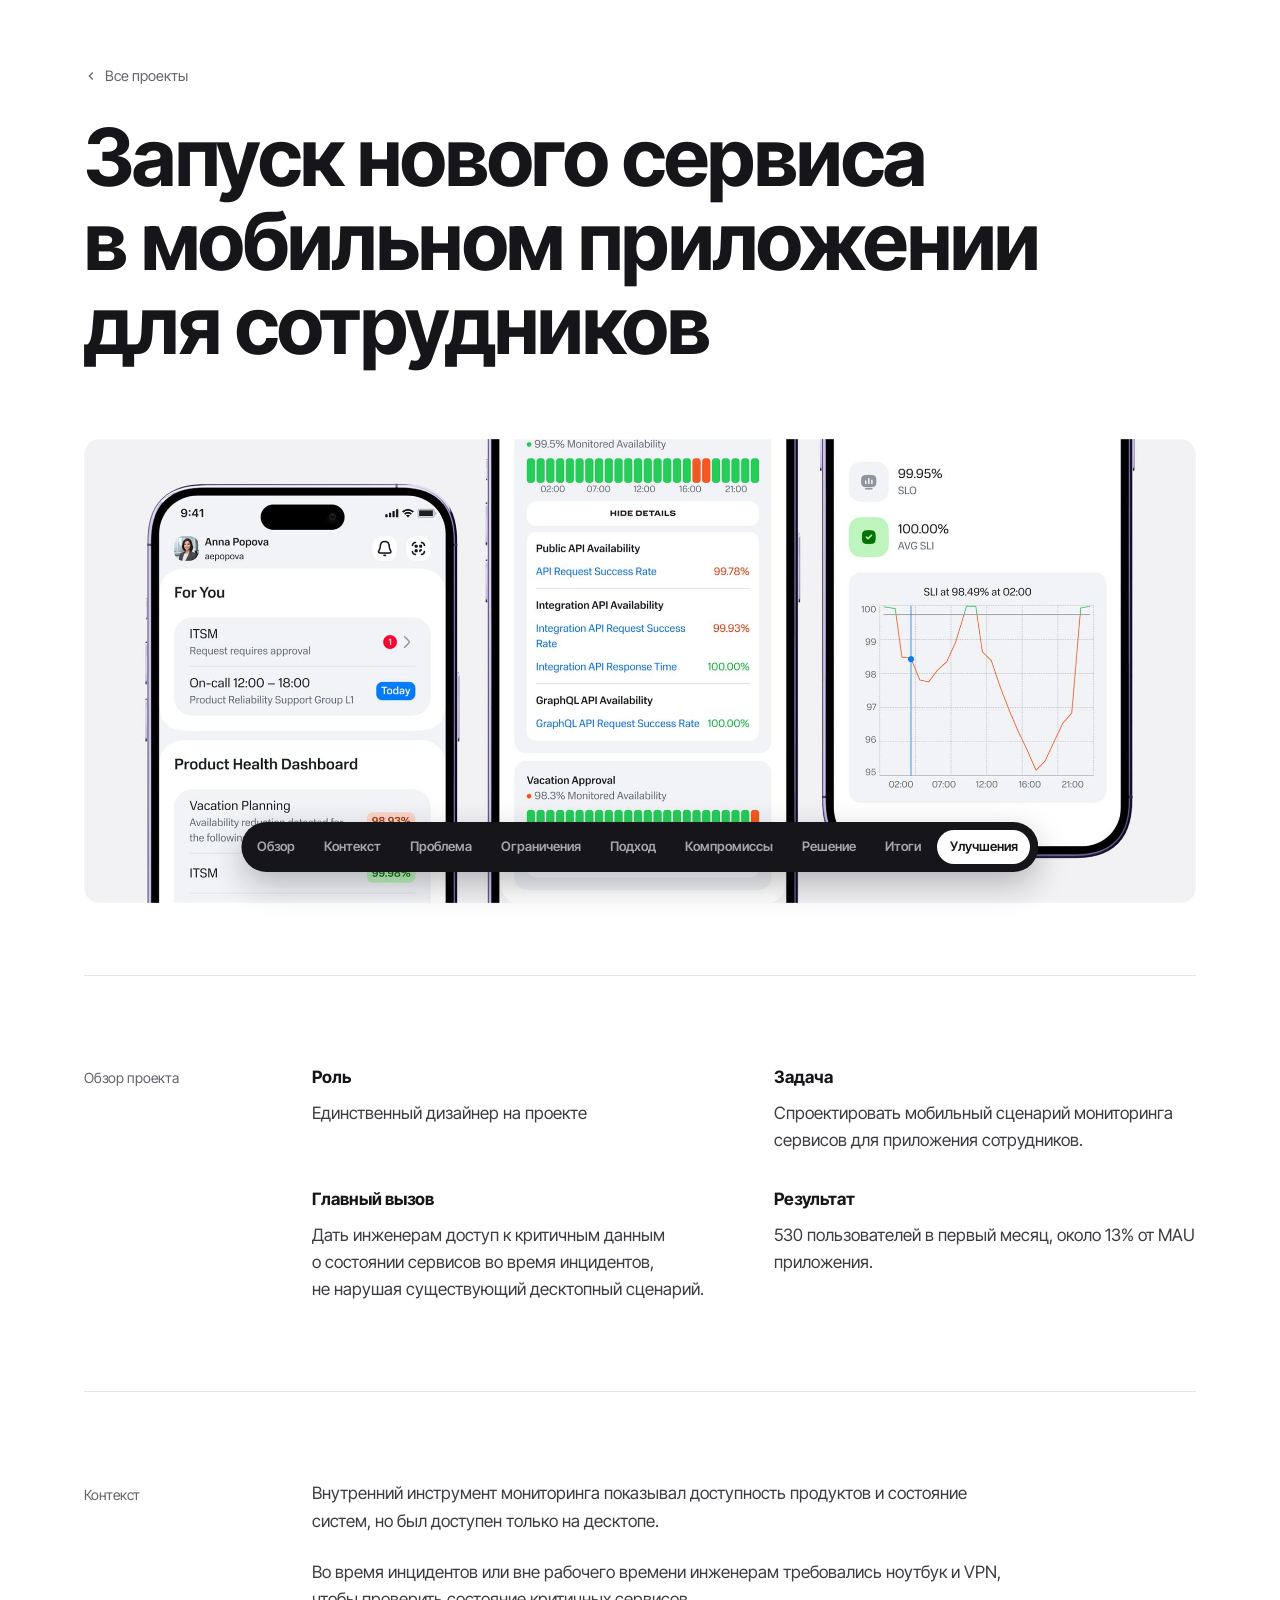
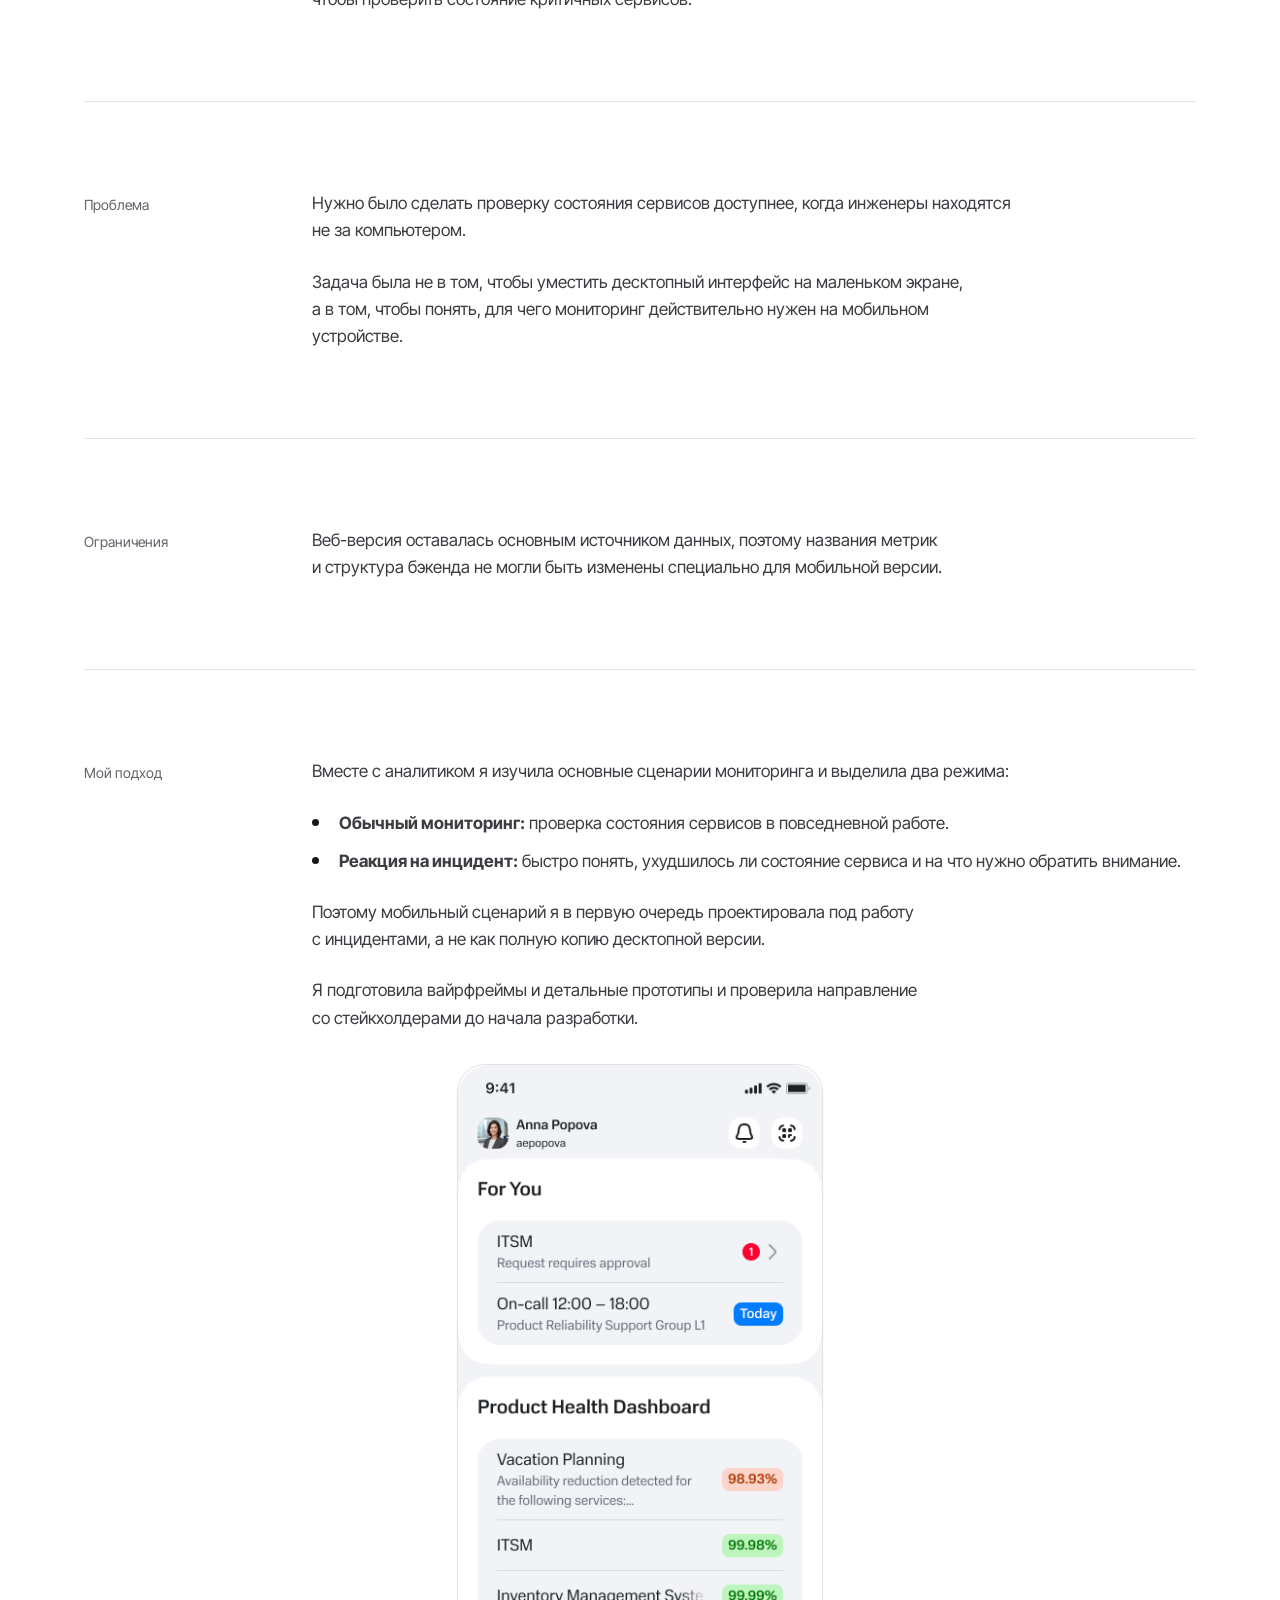
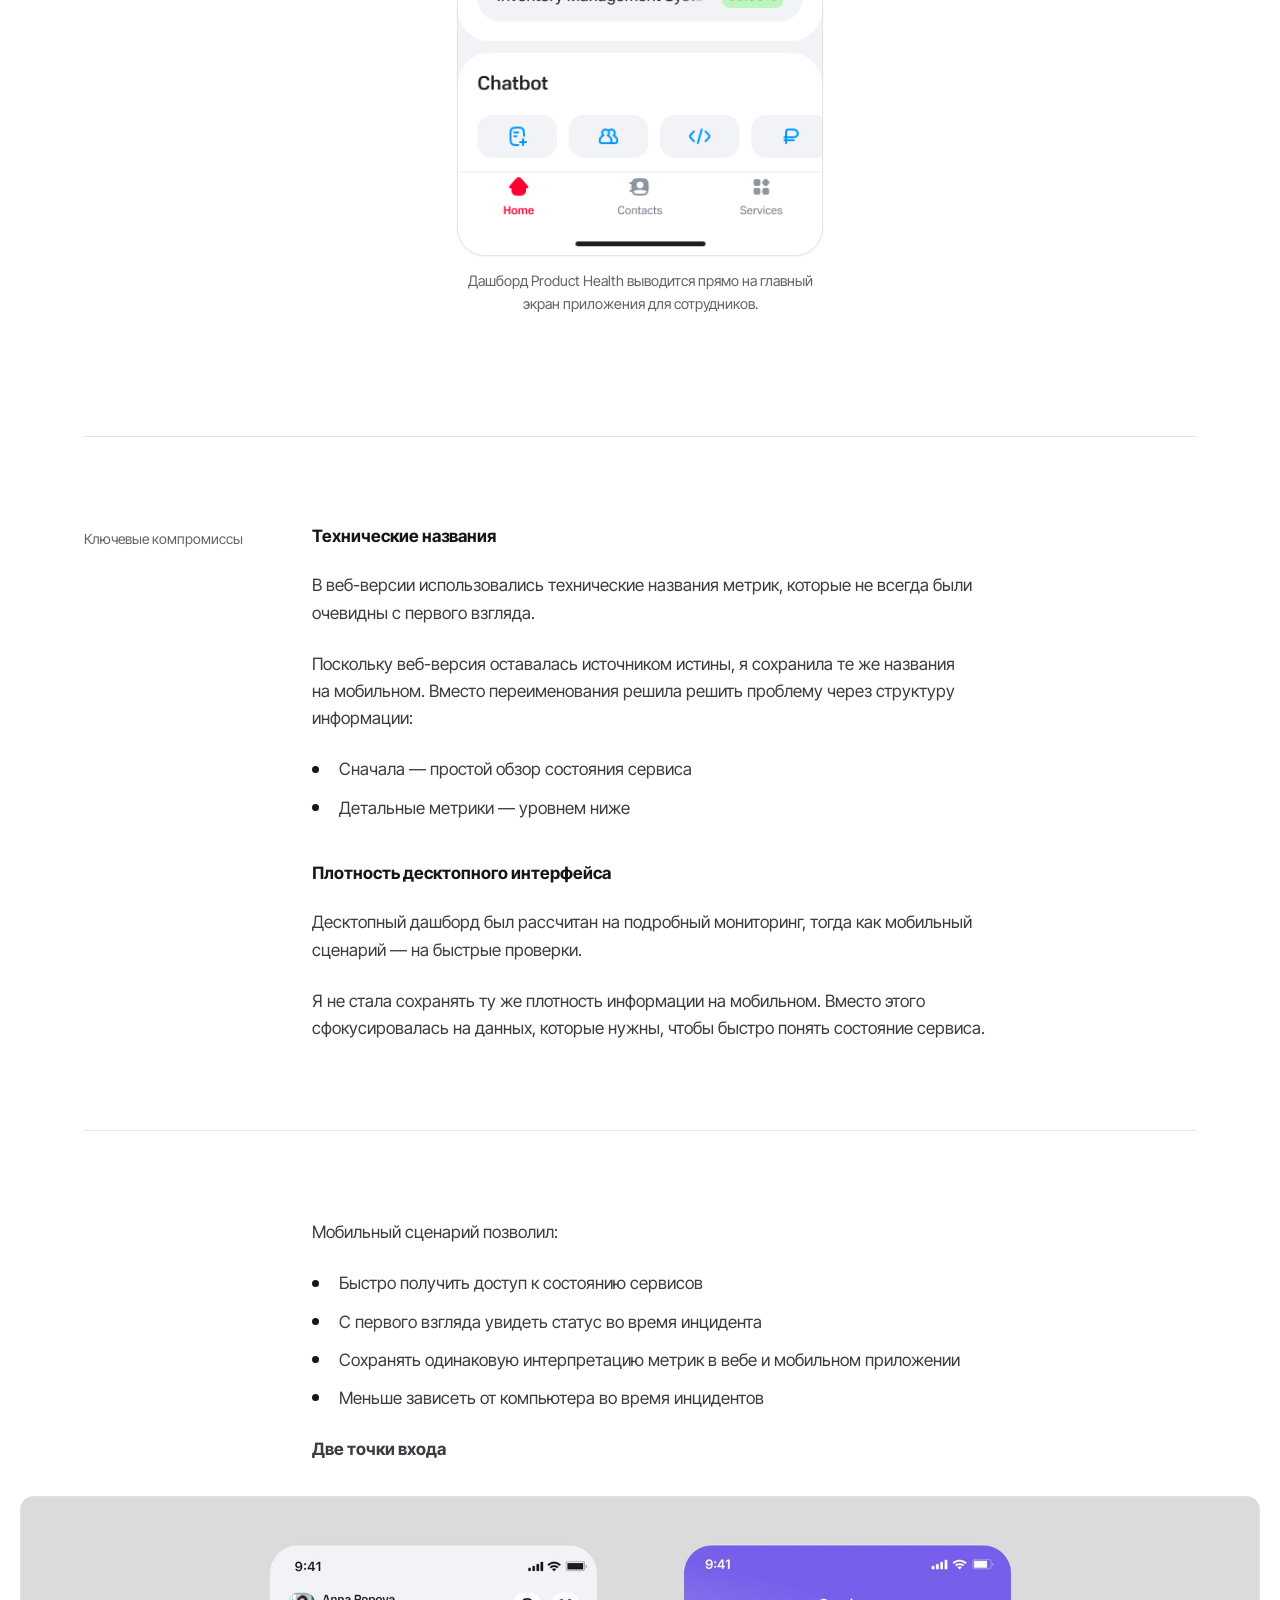
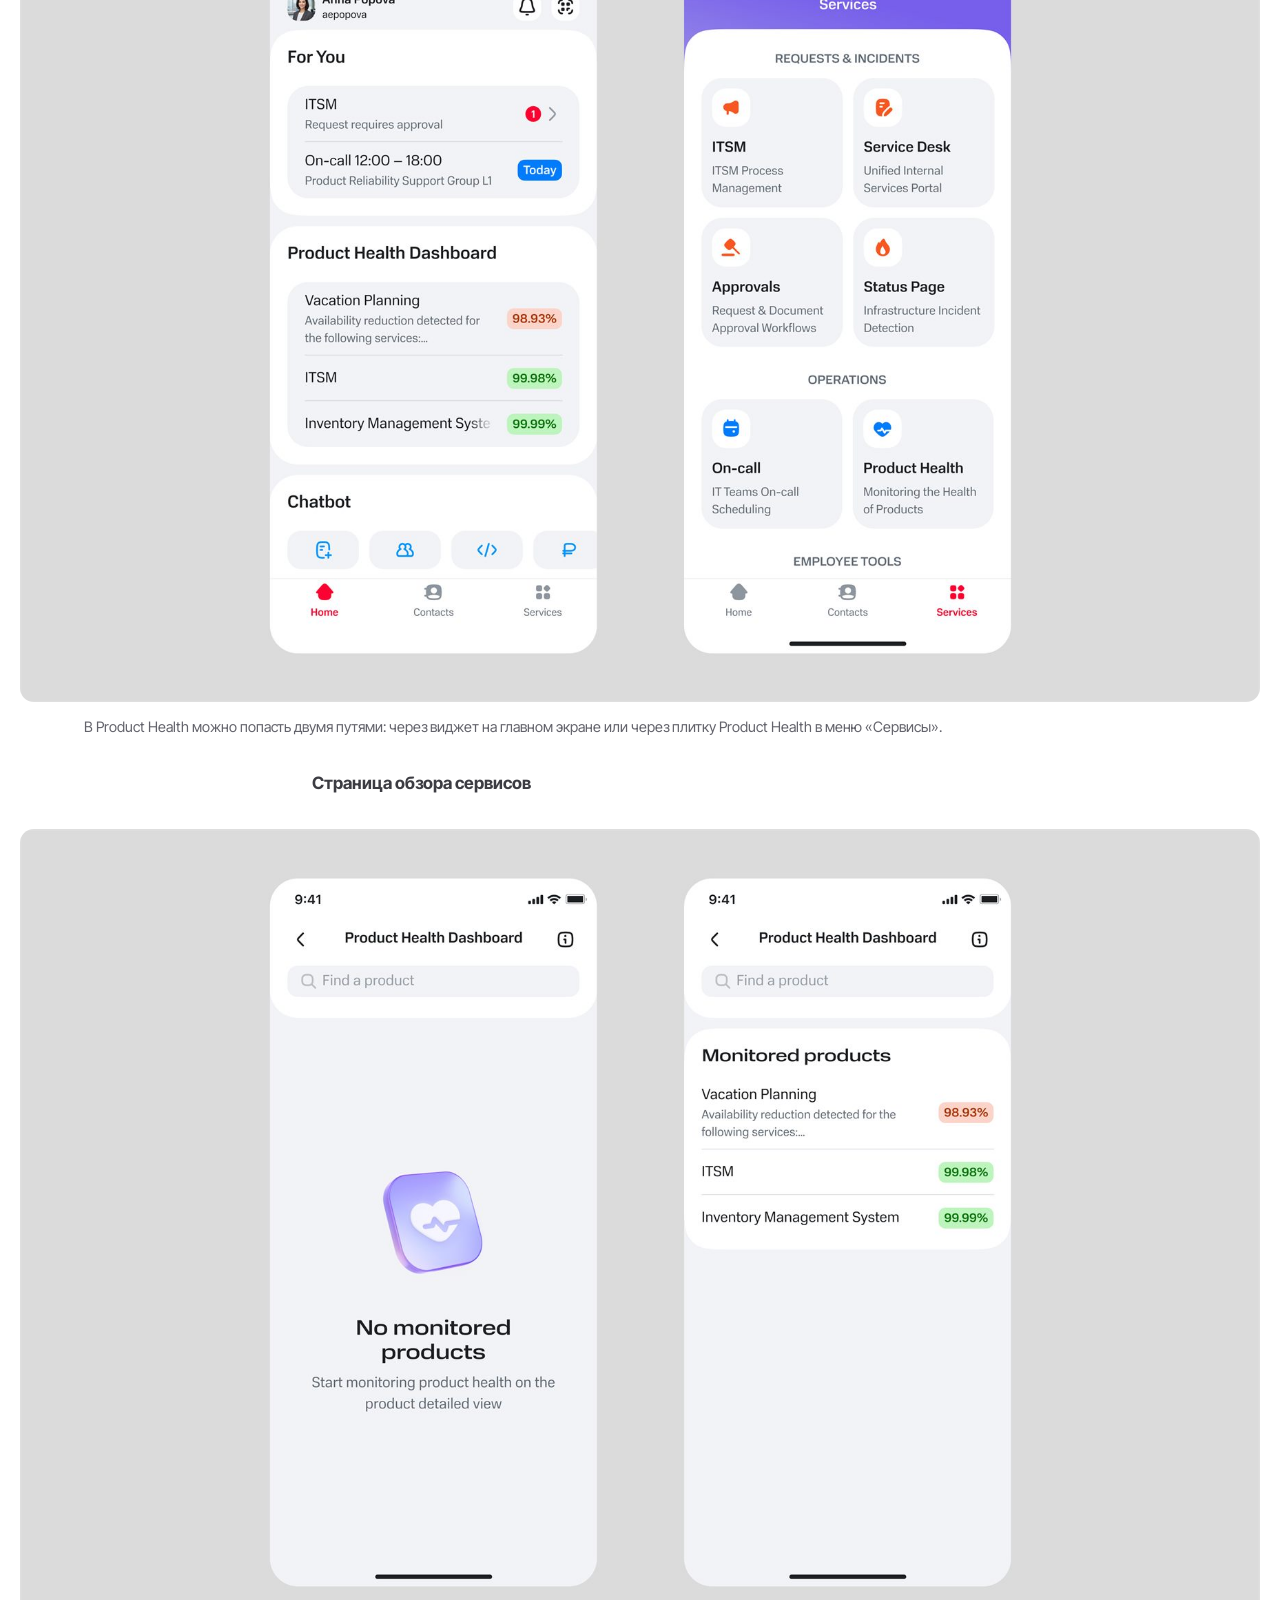
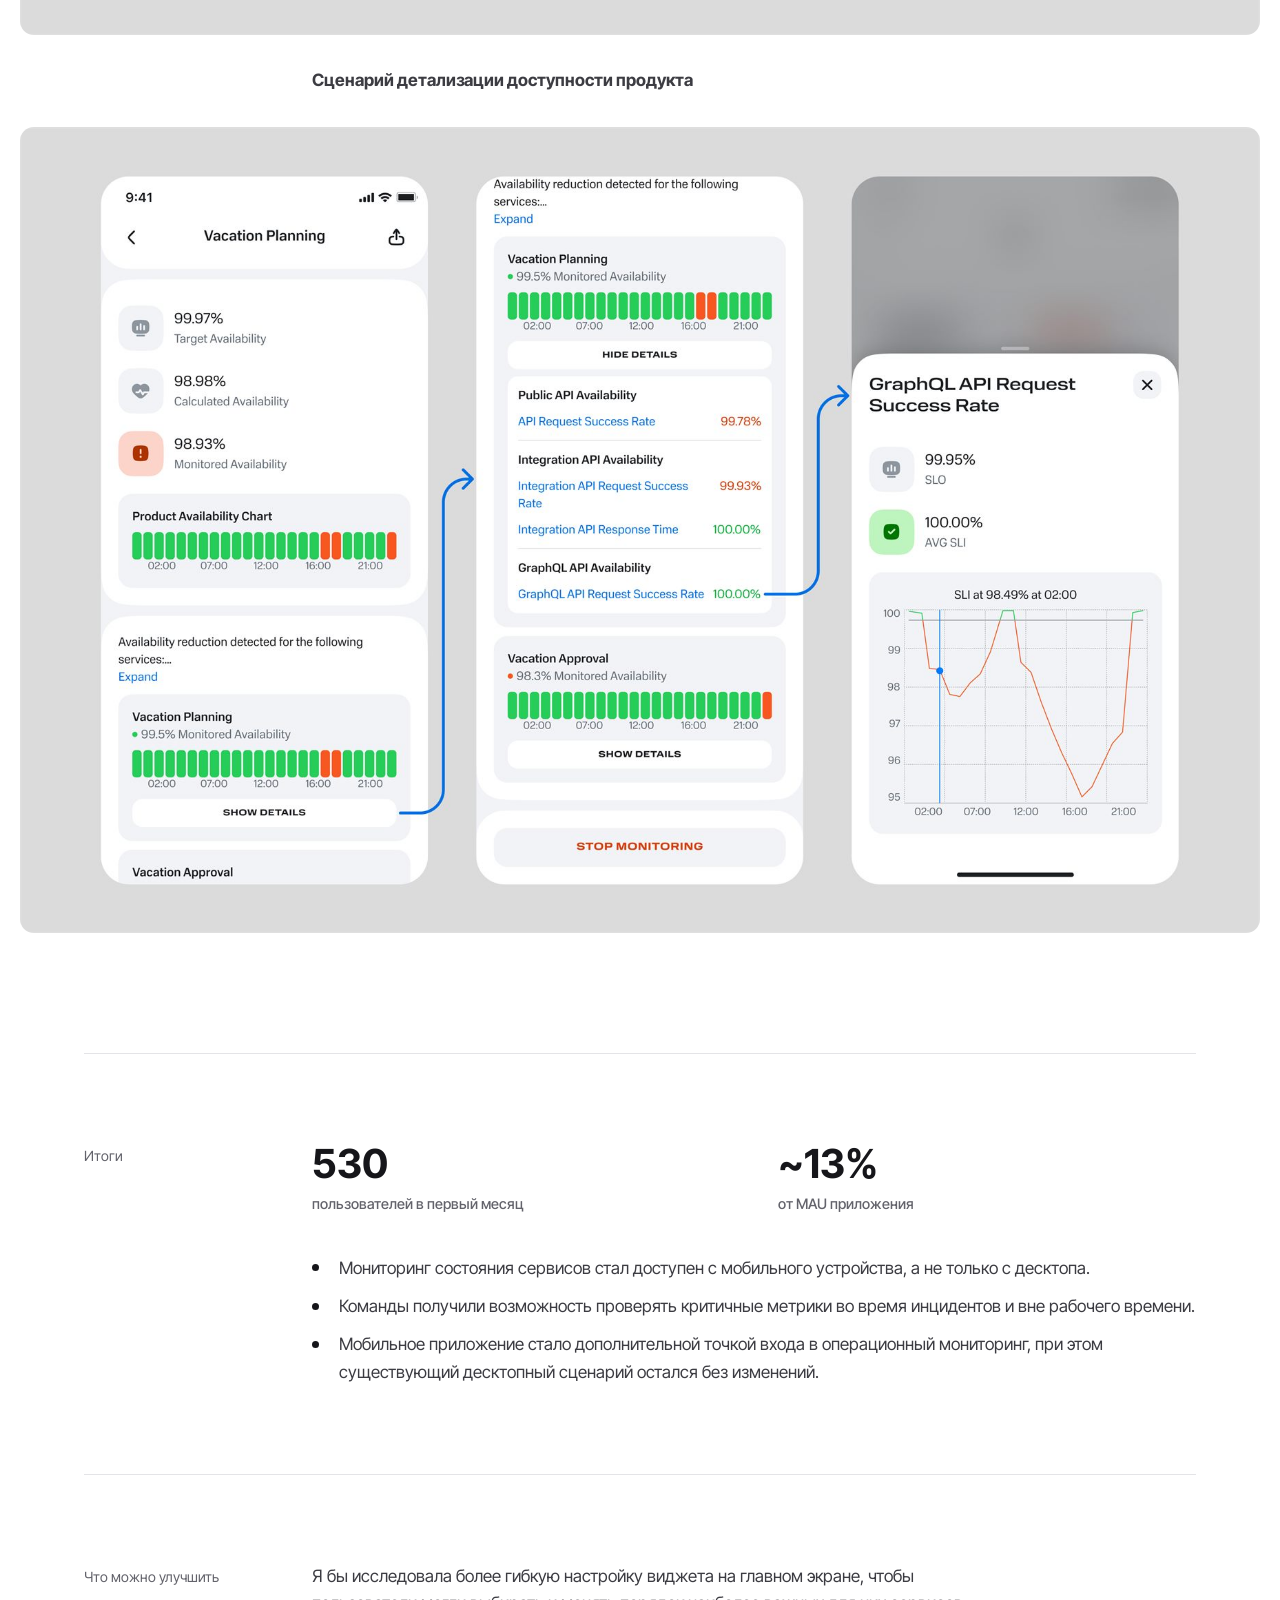
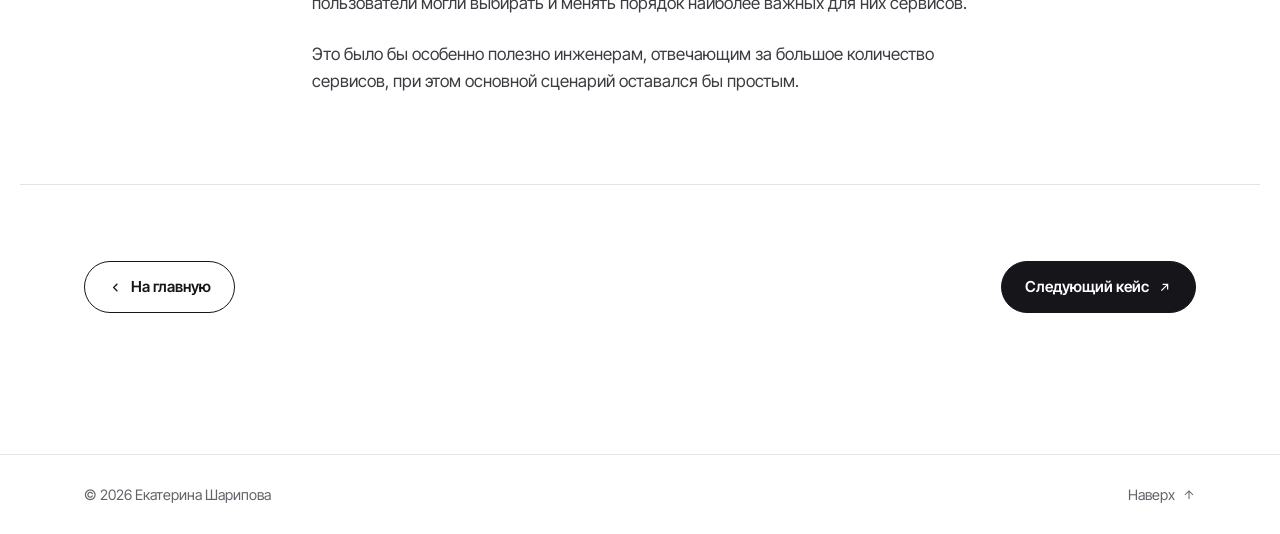
<file: ru/product-health/index.html>
<!doctype html>
<html lang="ru">
<head>
<meta charset="UTF-8">
<meta name="viewport" content="width=device-width, initial-scale=1">
<title>Запуск нового сервиса в&nbsp;мобильном приложении для&nbsp;сотрудников&nbsp;— Екатерина Шарипова</title>
<meta name="description" content="Кейс: мобильный сценарий мониторинга сервисов в приложении для сотрудников, спроектированный в первую очередь под работу с инцидентами.">

<meta property="og:type" content="article">
<meta property="og:locale" content="ru_RU">
<meta property="og:title" content="Запуск нового сервиса в мобильном приложении для сотрудников">
<meta property="og:description" content="Я спроектировала мобильный сценарий для мониторинга критичных сервисов во время инцидентов — сначала определив, что именно должен решать мобильный сценарий, а не просто перенеся десктопный интерфейс на меньший экран.">
<meta property="og:image" content="/assets/img/case2-cover-desktop.jpg?v=2">
<meta name="twitter:card" content="summary_large_image">

<link rel="alternate" hreflang="en" href="https://sh-catherina.github.io/product-health/">
<link rel="alternate" hreflang="ru" href="https://sh-catherina.github.io/ru/product-health/">
<link rel="alternate" hreflang="x-default" href="https://sh-catherina.github.io/product-health/">

<link rel="icon" href="/favicon.png" type="image/png">
<link rel="preconnect" href="https://fonts.googleapis.com">
<link rel="preconnect" href="https://fonts.gstatic.com" crossorigin>
<link href="https://fonts.googleapis.com/css2?family=Inter+Tight:wght@400;500;600;700;800&display=swap" rel="stylesheet">
<link rel="stylesheet" href="/assets/css/style.css?v=32">
<!-- Yandex.Metrika counter -->
<script type="text/javascript">
    (function(m,e,t,r,i,k,a){
        m[i]=m[i]||function(){(m[i].a=m[i].a||[]).push(arguments)};
        m[i].l=1*new Date();
        for (var j = 0; j < document.scripts.length; j++) {if (document.scripts[j].src === r) { return; }}
        k=e.createElement(t),a=e.getElementsByTagName(t)[0],k.async=1,k.src=r,a.parentNode.insertBefore(k,a)
    })(window, document,'script','https://mc.yandex.ru/metrika/tag.js?id=113156754', 'ym');

    ym(113156754, 'init', {ssr:true, webvisor:true, clickmap:true, ecommerce:"dataLayer", referrer: document.referrer, url: location.href, accurateTrackBounce:true, trackLinks:true});
</script>
<!-- /Yandex.Metrika counter -->
</head>
<body id="top">
<noscript><div><img src="https://mc.yandex.ru/watch/113156754" style="position:absolute; left:-9999px;" alt="" /></div></noscript>
<a class="skip-link" href="#main">Перейти к&nbsp;содержанию</a>

<!-- Bottom-floating pill nav — fixed, same at every breakpoint -->
<nav class="case-bottom-nav" aria-label="Навигация по разделам">
  <ol>
    <li><a href="#overview">Обзор</a></li>
    <li><a href="#context">Контекст</a></li>
    <li><a href="#problem">Проблема</a></li>
    <li><a href="#constraints">Ограничения</a></li>
    <li><a href="#approach">Подход</a></li>
    <li><a href="#tradeoffs">Компромиссы</a></li>
    <li><a href="#solution">Решение</a></li>
    <li><a href="#outcome">Итоги</a></li>
    <li><a href="#future">Улучшения</a></li>
  </ol>
</nav>

<main id="main">

  <div class="wrap case-hero">
    <a class="case-back" href="/ru/#work">
      <svg viewBox="0 0 24 24" fill="none" stroke="currentColor" stroke-width="2" aria-hidden="true"><path d="M15 6 9 12l6 6"/></svg>
      Все проекты
    </a>
    <h1 class="case-title reveal">Запуск нового сервиса в&nbsp;мобильном приложении для&nbsp;сотрудников</h1>

    <figure class="case-cover reveal">
      <img src="/assets/img/case2-cover-desktop.jpg?v=2" alt="Сценарий мобильного дашборда Product Health: обзор отслеживаемых продуктов, доступность по сервисам и график отдельной метрики GraphQL API на трёх связанных экранах телефона." width="2160" height="900">
    </figure>
  </div>

  <div class="wrap case-layout">
    <div class="case-content">

      <section class="case-section" id="overview">
        <div class="case-row">
          <h2 class="case-section-label reveal">Обзор проекта</h2>
          <div class="case-section-body reveal">
            <dl class="role-scope-grid">
              <div>
                <dt>Роль</dt>
                <dd>Единственный дизайнер на&nbsp;проекте</dd>
              </div>
              <div>
                <dt>Задача</dt>
                <dd>Спроектировать мобильный сценарий мониторинга сервисов для&nbsp;приложения сотрудников.</dd>
              </div>
              <div>
                <dt>Главный вызов</dt>
                <dd>Дать инженерам доступ к&nbsp;критичным данным о&nbsp;состоянии сервисов во&nbsp;время инцидентов, не&nbsp;нарушая существующий десктопный сценарий.</dd>
              </div>
              <div>
                <dt>Результат</dt>
                <dd>530&nbsp;пользователей в&nbsp;первый месяц, около 13%&nbsp;от&nbsp;MAU приложения.</dd>
              </div>
            </dl>
          </div>
        </div>
      </section>

      <section class="case-section" id="context">
        <div class="case-row">
          <h2 class="case-section-label reveal">Контекст</h2>
          <div class="case-section-body reveal">
            <p>Внутренний инструмент мониторинга показывал доступность продуктов и&nbsp;состояние систем, но&nbsp;был доступен только на&nbsp;десктопе.</p>
            <p>Во&nbsp;время инцидентов или&nbsp;вне рабочего времени инженерам требовались ноутбук и&nbsp;VPN, чтобы проверить состояние критичных сервисов.</p>
          </div>
        </div>
      </section>

      <section class="case-section" id="problem">
        <div class="case-row">
          <h2 class="case-section-label reveal">Проблема</h2>
          <div class="case-section-body reveal">
            <p>Нужно было сделать проверку состояния сервисов доступнее, когда инженеры находятся не&nbsp;за&nbsp;компьютером.</p>
            <p>Задача была не&nbsp;в&nbsp;том, чтобы уместить десктопный интерфейс на&nbsp;маленьком экране, а&nbsp;в&nbsp;том, чтобы понять, для&nbsp;чего мониторинг действительно нужен на&nbsp;мобильном устройстве.</p>
          </div>
        </div>
      </section>

      <section class="case-section" id="constraints">
        <div class="case-row">
          <h2 class="case-section-label reveal">Ограничения</h2>
          <div class="case-section-body reveal">
            <p>Веб-версия оставалась основным источником данных, поэтому названия метрик и&nbsp;структура бэкенда не&nbsp;могли быть изменены специально для&nbsp;мобильной версии.</p>
          </div>
        </div>
      </section>

      <section class="case-section" id="approach">
        <div class="case-row">
          <h2 class="case-section-label reveal">Мой подход</h2>
          <div class="case-section-body reveal">
            <p>Вместе с&nbsp;аналитиком я&nbsp;изучила основные сценарии мониторинга и&nbsp;выделила два режима:</p>

            <ul class="list-check">
              <li><strong>Обычный мониторинг:</strong> проверка состояния сервисов в&nbsp;повседневной работе.</li>
              <li><strong>Реакция на&nbsp;инцидент:</strong> быстро понять, ухудшилось&nbsp;ли&nbsp;состояние сервиса и&nbsp;на&nbsp;что&nbsp;нужно обратить внимание.</li>
            </ul>

            <p>Поэтому мобильный сценарий я&nbsp;в&nbsp;первую очередь проектировала под&nbsp;работу с&nbsp;инцидентами, а&nbsp;не&nbsp;как&nbsp;полную копию десктопной версии.</p>
            <p>Я&nbsp;подготовила вайрфреймы и&nbsp;детальные прототипы и&nbsp;проверила направление со&nbsp;стейкхолдерами до&nbsp;начала разработки.</p>
          </div>
        </div>

        <!-- single device mockup — kept centered rather than full-bleed, stretching it would distort a single phone frame -->
        <figure class="figure figure-round-lg figure-fit-viewport reveal">
          <img src="/assets/img/case2-main-eng.png" alt="Главный экран приложения для сотрудников с карточкой дашборда Product Health: доступность сервисов Vacation Planning, ITSM и Inventory Management System." width="1500" height="3248" loading="lazy">
          <figcaption>Дашборд Product Health выводится прямо на&nbsp;главный экран приложения для&nbsp;сотрудников.</figcaption>
        </figure>
      </section>

      <section class="case-section" id="tradeoffs">
        <div class="case-row">
          <h2 class="case-section-label reveal">Ключевые компромиссы</h2>
          <div class="case-section-body reveal">
            <h3 class="case-subhead">Технические названия</h3>
            <p>В&nbsp;веб-версии использовались технические названия метрик, которые не&nbsp;всегда были очевидны с&nbsp;первого взгляда.</p>
            <p>Поскольку веб-версия оставалась источником истины, я&nbsp;сохранила те&nbsp;же&nbsp;названия на&nbsp;мобильном. Вместо переименования решила решить проблему через структуру информации:</p>
            <ul class="list-check">
              <li>Сначала&nbsp;— простой обзор состояния сервиса</li>
              <li>Детальные метрики&nbsp;— уровнем ниже</li>
            </ul>

            <h3 class="case-subhead">Плотность десктопного интерфейса</h3>
            <p>Десктопный дашборд был рассчитан на&nbsp;подробный мониторинг, тогда как&nbsp;мобильный сценарий&nbsp;— на&nbsp;быстрые проверки.</p>
            <p>Я&nbsp;не&nbsp;стала сохранять ту&nbsp;же&nbsp;плотность информации на&nbsp;мобильном. Вместо этого сфокусировалась на&nbsp;данных, которые нужны, чтобы быстро понять состояние сервиса.</p>
          </div>
        </div>
      </section>

      <section class="case-section" id="solution">
        <div class="case-row">
          <h2 class="case-section-label reveal">Решение</h2>
          <div class="case-section-body reveal">
            <p>Мобильный сценарий позволил:</p>
            <ul class="list-check">
              <li>Быстро получить доступ к&nbsp;состоянию сервисов</li>
              <li>С&nbsp;первого взгляда увидеть статус во&nbsp;время инцидента</li>
              <li>Сохранять одинаковую интерпретацию метрик в&nbsp;вебе и&nbsp;мобильном приложении</li>
              <li>Меньше зависеть от&nbsp;компьютера во&nbsp;время инцидентов</li>
            </ul>
            <p><strong>Две точки входа</strong></p>
          </div>
        </div>

        <figure class="figure figure-full reveal">
          <img src="/assets/img/case2-app-1.jpg" alt="Главный экран приложения для сотрудников с виджетом дашборда Product Health рядом с экраном «Сервисы», где плитка Product Health находится в группе Operations." width="1800" height="1170" loading="lazy">
          <figcaption>В&nbsp;Product Health можно попасть двумя путями: через виджет на&nbsp;главном экране или&nbsp;через плитку Product Health в&nbsp;меню «Сервисы».</figcaption>
        </figure>

        <div class="case-row">
          <span class="case-section-label" aria-hidden="true"></span>
          <div class="case-section-body reveal">
            <p><strong>Страница обзора сервисов</strong></p>
          </div>
        </div>

        <figure class="figure figure-full reveal">
          <img src="/assets/img/case2-app-2.jpg" alt="Обзор дашборда Product Health: пустое состояние с предложением начать мониторинг и список отслеживаемых продуктов Vacation Planning, ITSM и Inventory Management System с текущей доступностью в процентах." width="1800" height="1170" loading="lazy">
        </figure>

        <div class="case-row">
          <span class="case-section-label" aria-hidden="true"></span>
          <div class="case-section-body reveal">
            <p><strong>Сценарий детализации доступности продукта</strong></p>
          </div>
        </div>

        <figure class="figure figure-full reveal">
          <img src="/assets/img/case2-app-3.jpg" alt="Сценарий детализации: от разбивки доступности Vacation Planning к метрикам Public, Integration и GraphQL API и до подробного SLI-графика одной метрики." width="1800" height="1170" loading="lazy">
        </figure>
      </section>

      <section class="case-section" id="outcome">
        <div class="case-row">
          <h2 class="case-section-label reveal">Итоги</h2>
          <div class="case-section-body reveal">
            <div class="metric-row">
              <div class="metric">
                <p class="metric-value">530</p>
                <p class="metric-label">пользователей в&nbsp;первый месяц</p>
              </div>
              <div class="metric">
                <p class="metric-value">~13%</p>
                <p class="metric-label">от&nbsp;MAU приложения</p>
              </div>
            </div>

            <ul class="list-check" style="margin-top:2.5rem;">
              <li>Мониторинг состояния сервисов стал доступен с&nbsp;мобильного устройства, а&nbsp;не&nbsp;только с&nbsp;десктопа.</li>
              <li>Команды получили возможность проверять критичные метрики во&nbsp;время инцидентов и&nbsp;вне рабочего времени.</li>
              <li>Мобильное приложение стало дополнительной точкой входа в&nbsp;операционный мониторинг, при&nbsp;этом существующий десктопный сценарий остался без&nbsp;изменений.</li>
            </ul>
          </div>
        </div>
      </section>

      <section class="case-section" id="future">
        <div class="case-row">
          <h2 class="case-section-label reveal">Что&nbsp;можно улучшить</h2>
          <div class="case-section-body reveal">
            <p>Я&nbsp;бы&nbsp;исследовала более гибкую настройку виджета на&nbsp;главном экране, чтобы пользователи могли выбирать и&nbsp;менять порядок наиболее важных для&nbsp;них сервисов.</p>
            <p>Это было&nbsp;бы&nbsp;особенно полезно инженерам, отвечающим за&nbsp;большое количество сервисов, при&nbsp;этом основной сценарий оставался&nbsp;бы&nbsp;простым.</p>
          </div>
        </div>
      </section>

    </div>
  </div>

  <div class="wrap case-nav-footer">
    <a href="/ru/" class="btn btn-ghost reveal">
      <svg viewBox="0 0 24 24" fill="none" stroke="currentColor" stroke-width="2" aria-hidden="true"><path d="M15 6 9 12l6 6"/></svg>
      На&nbsp;главную
    </a>
    <a href="/ru/on-call/" class="btn btn-primary reveal">
      Следующий кейс
      <svg viewBox="0 0 24 24" fill="none" stroke="currentColor" stroke-width="2" aria-hidden="true"><path d="M7 17 17 7M9 7h8v8"/></svg>
    </a>
  </div>

</main>

<div id="site-footer"></div>

<script src="/assets/js/components.js?v=4"></script>
<script src="/assets/js/main.js?v=9"></script>
</body>
</html>
</file>
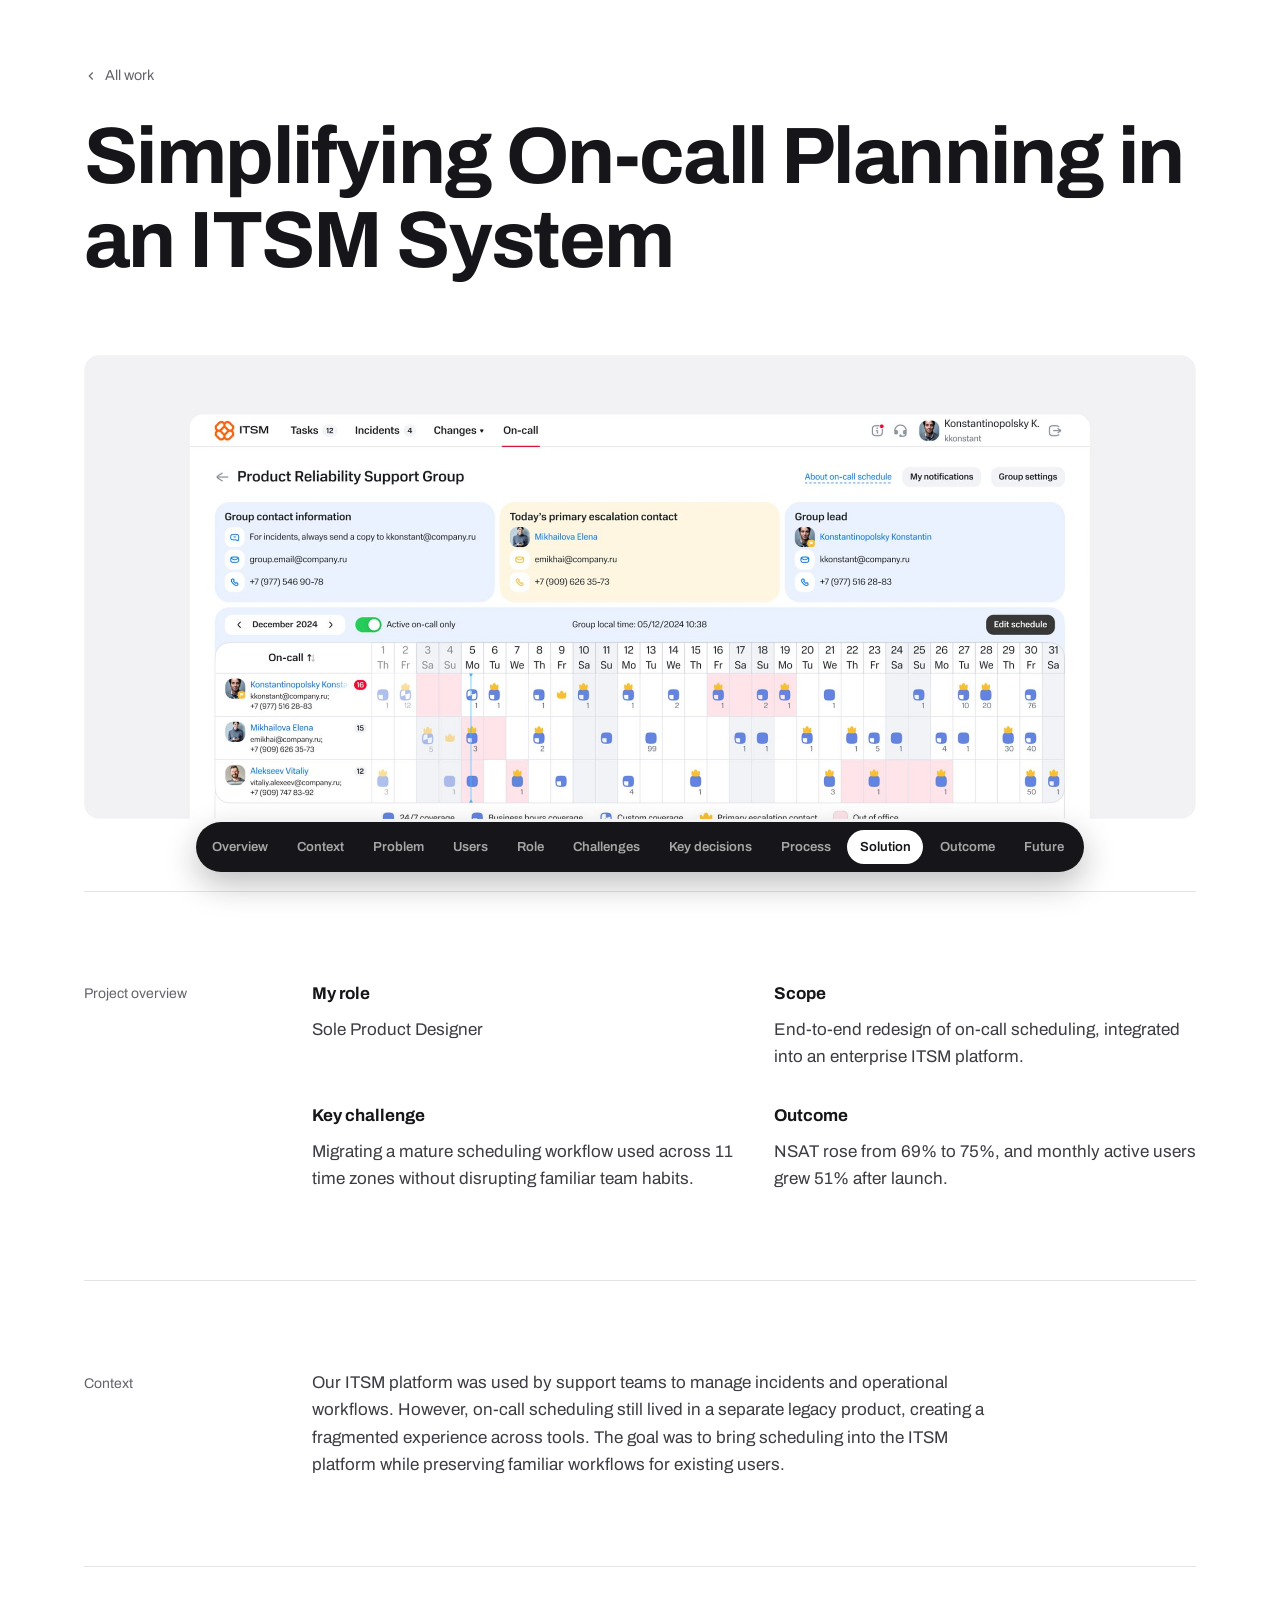
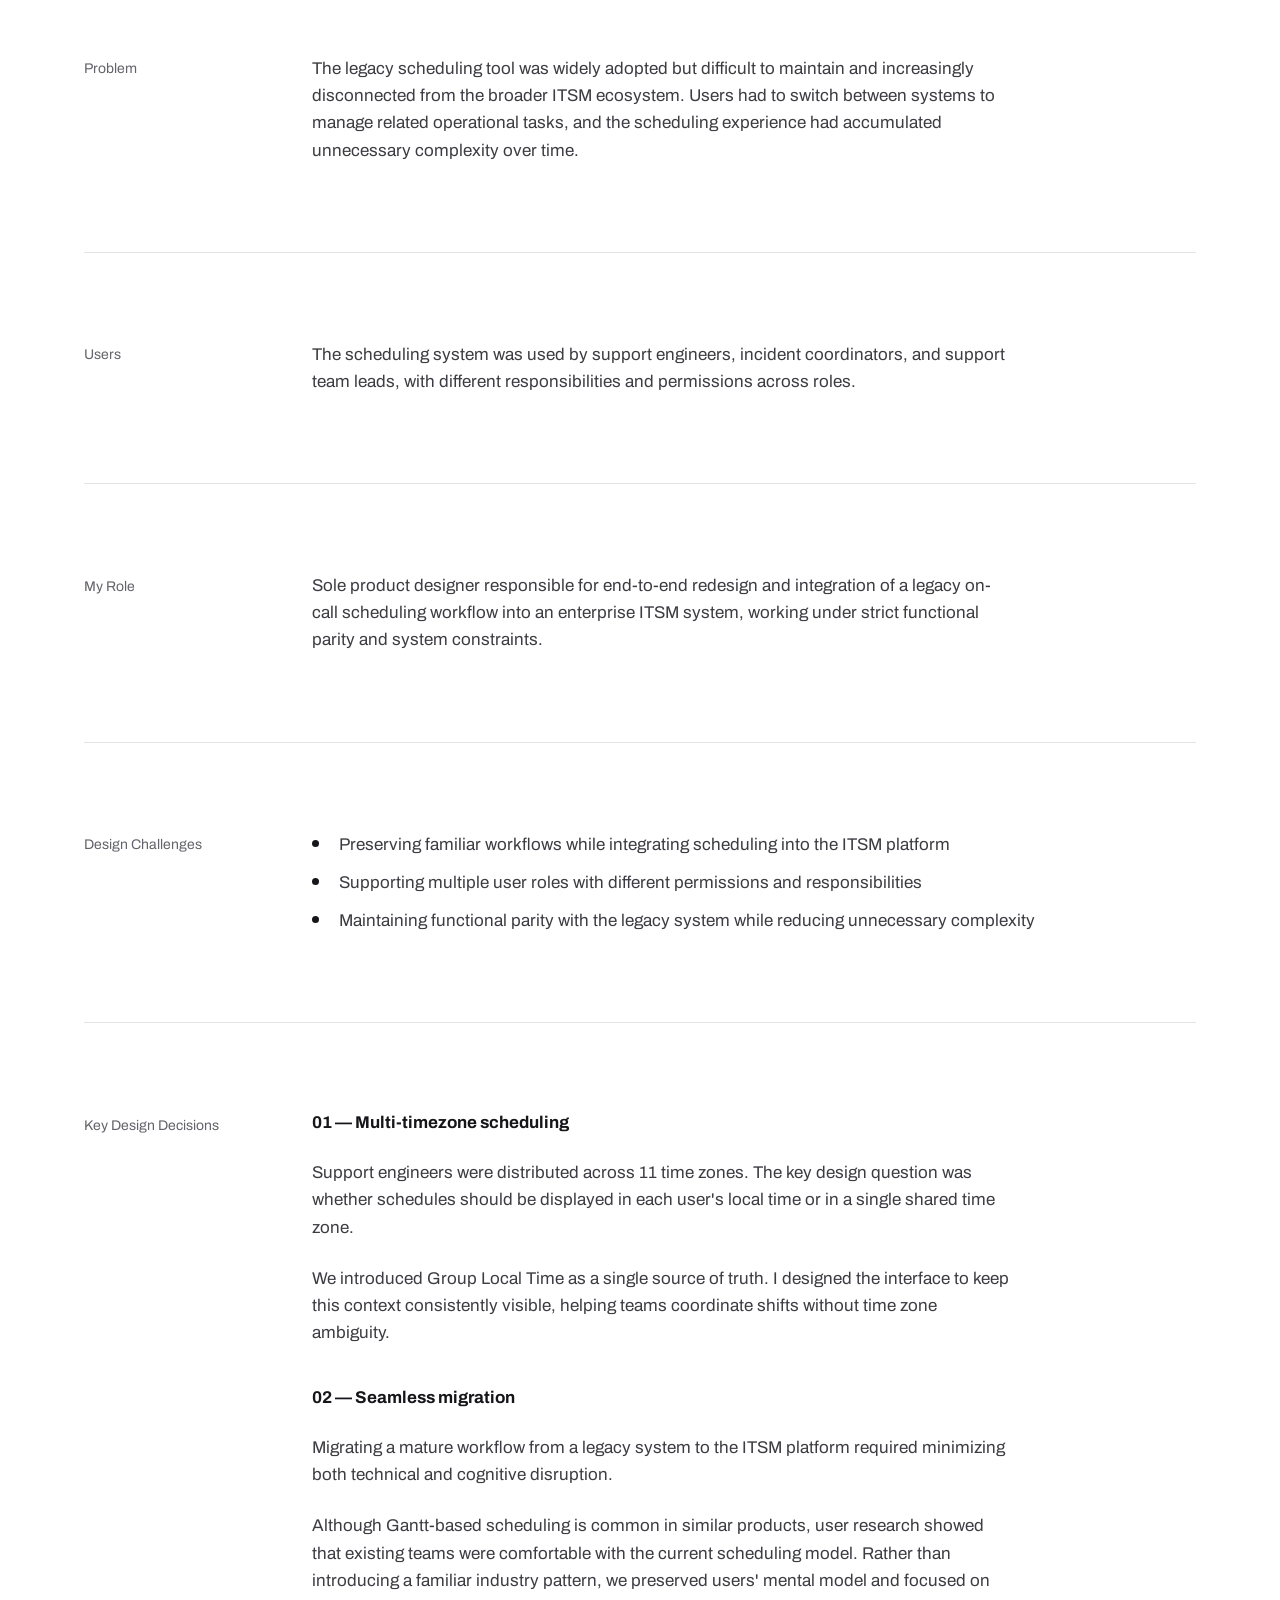
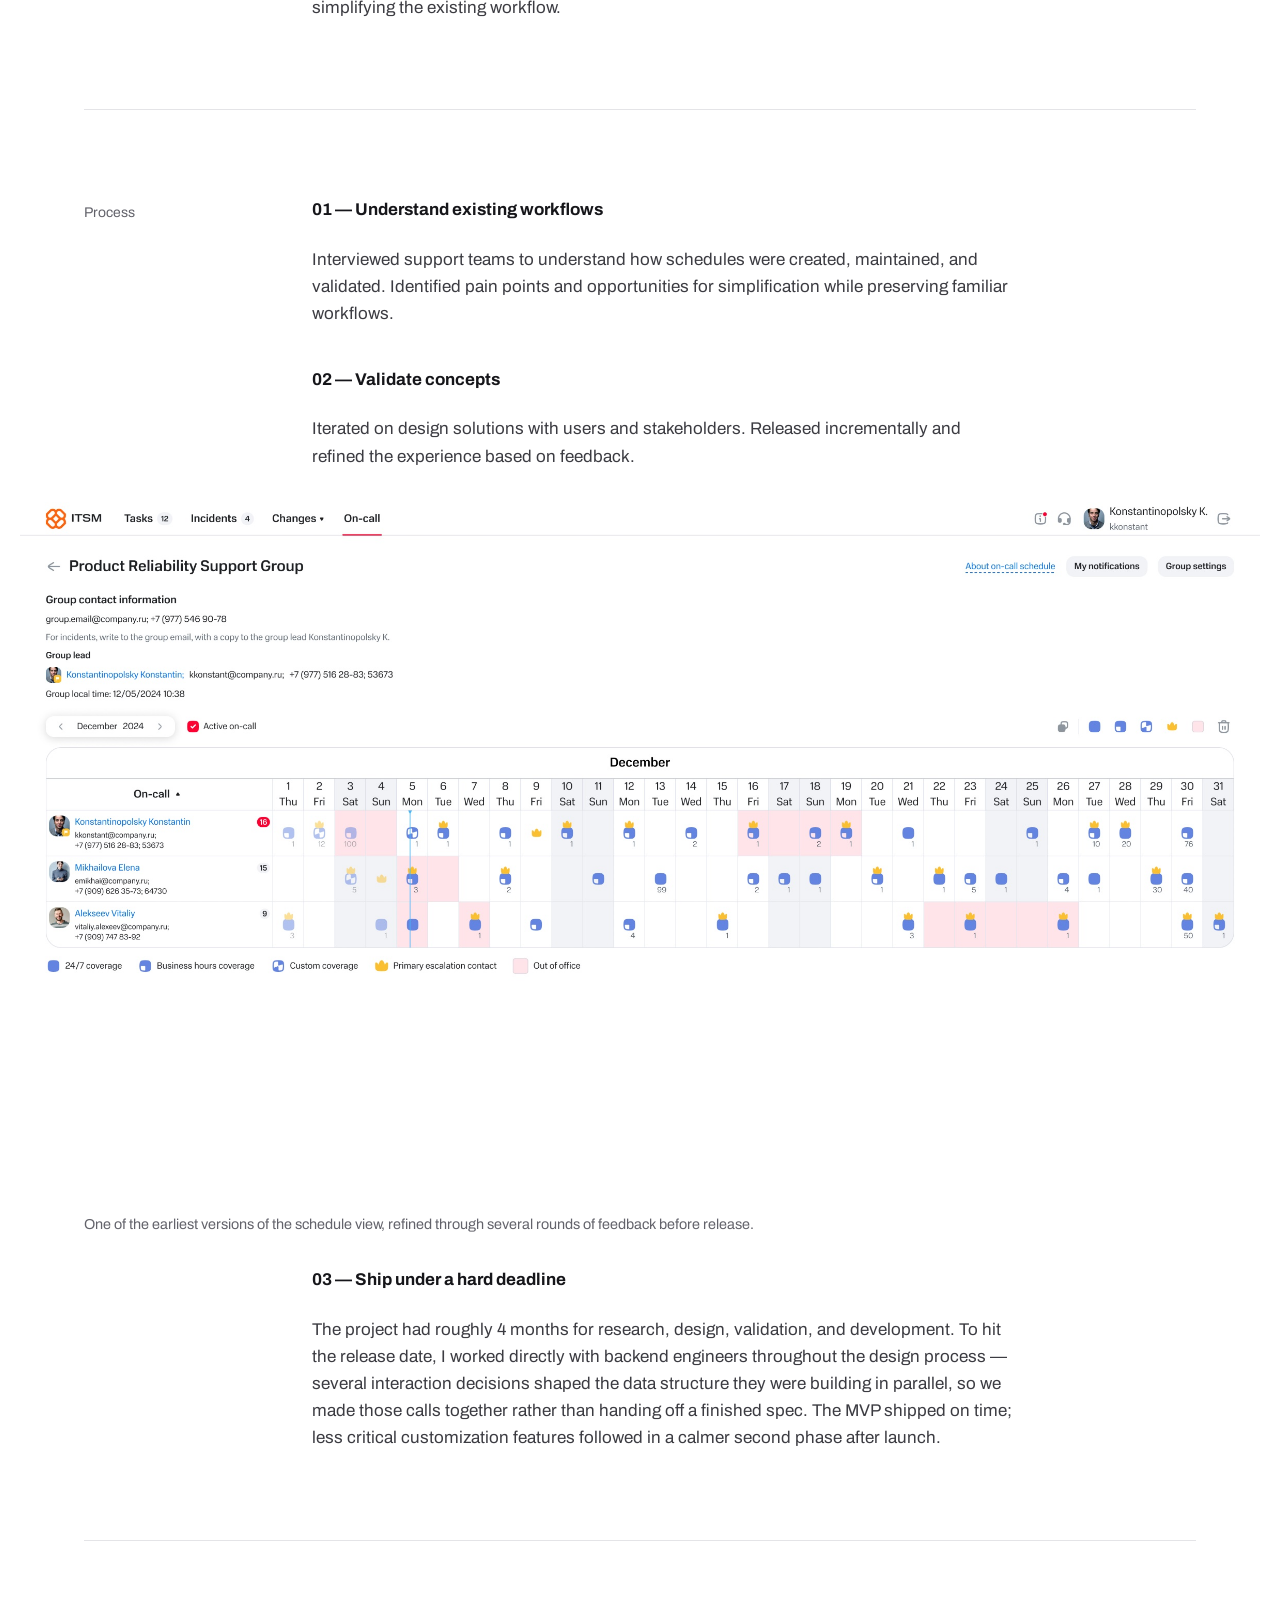
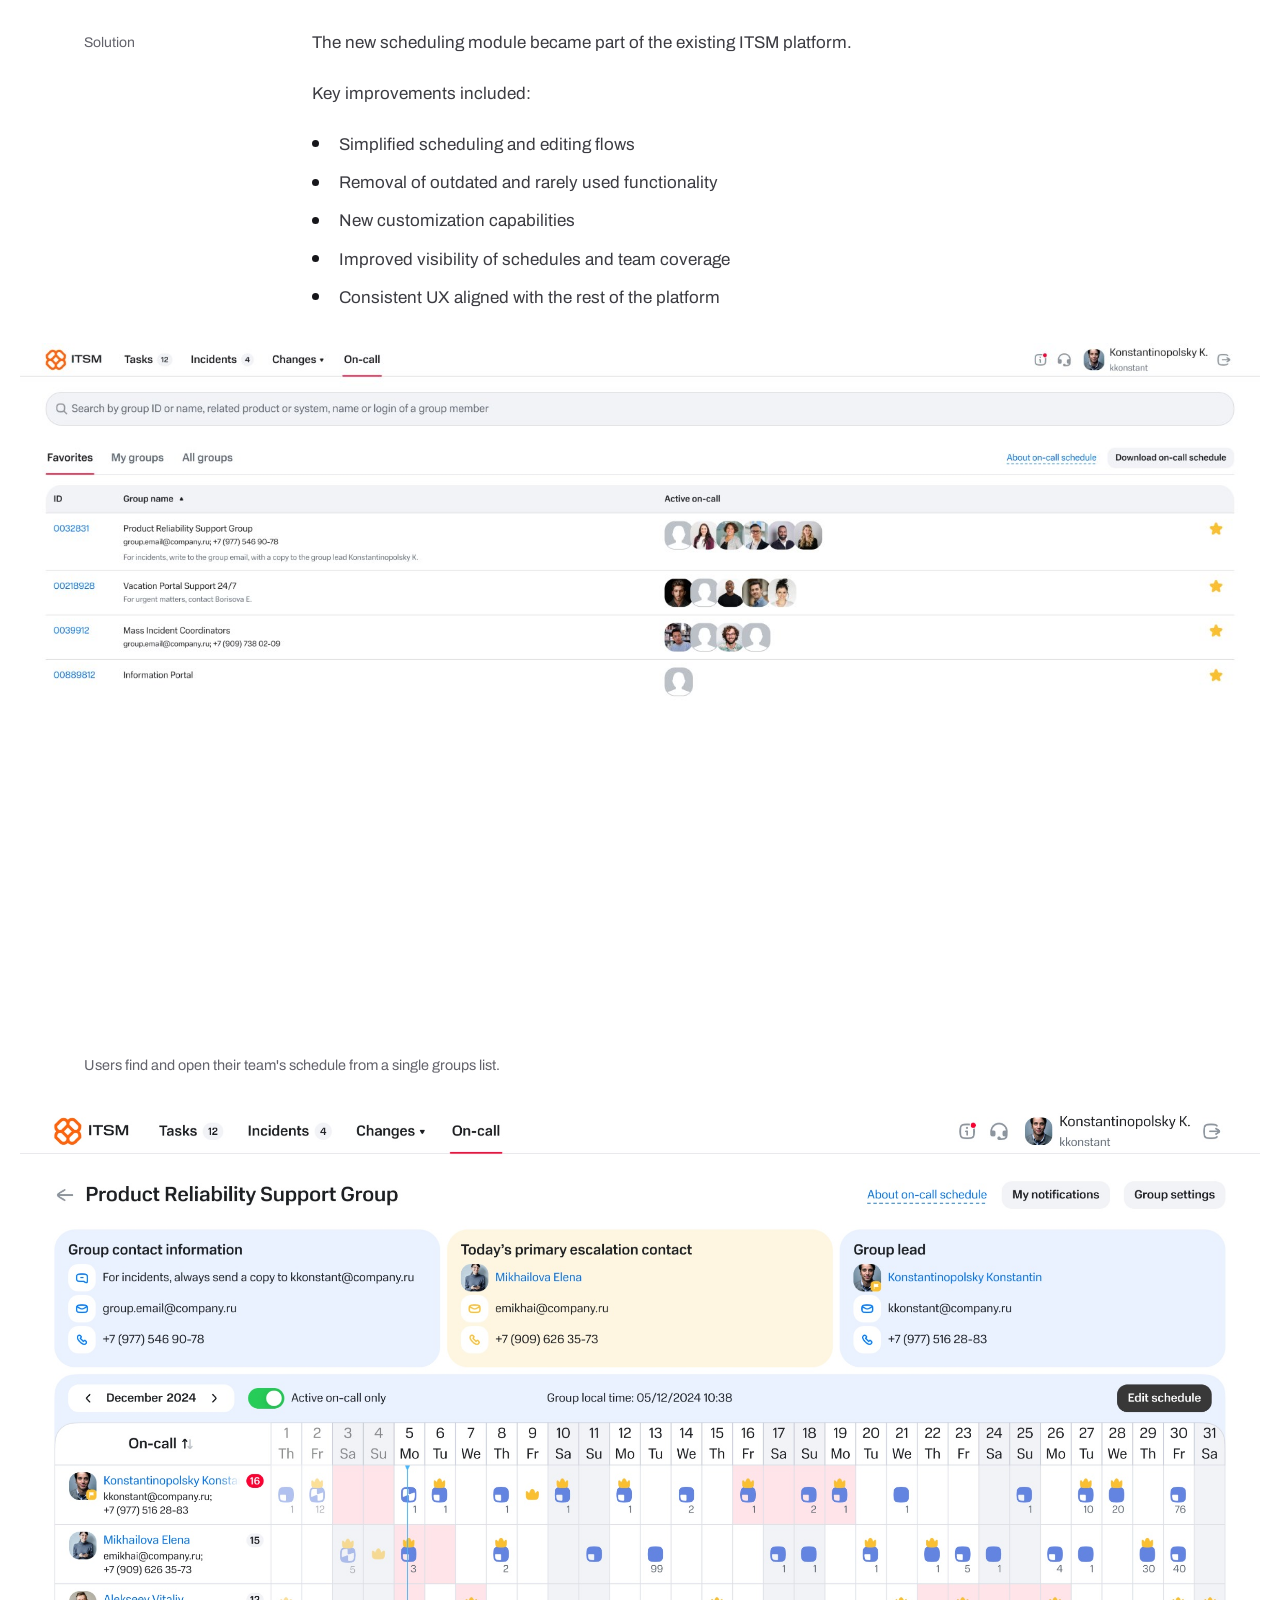
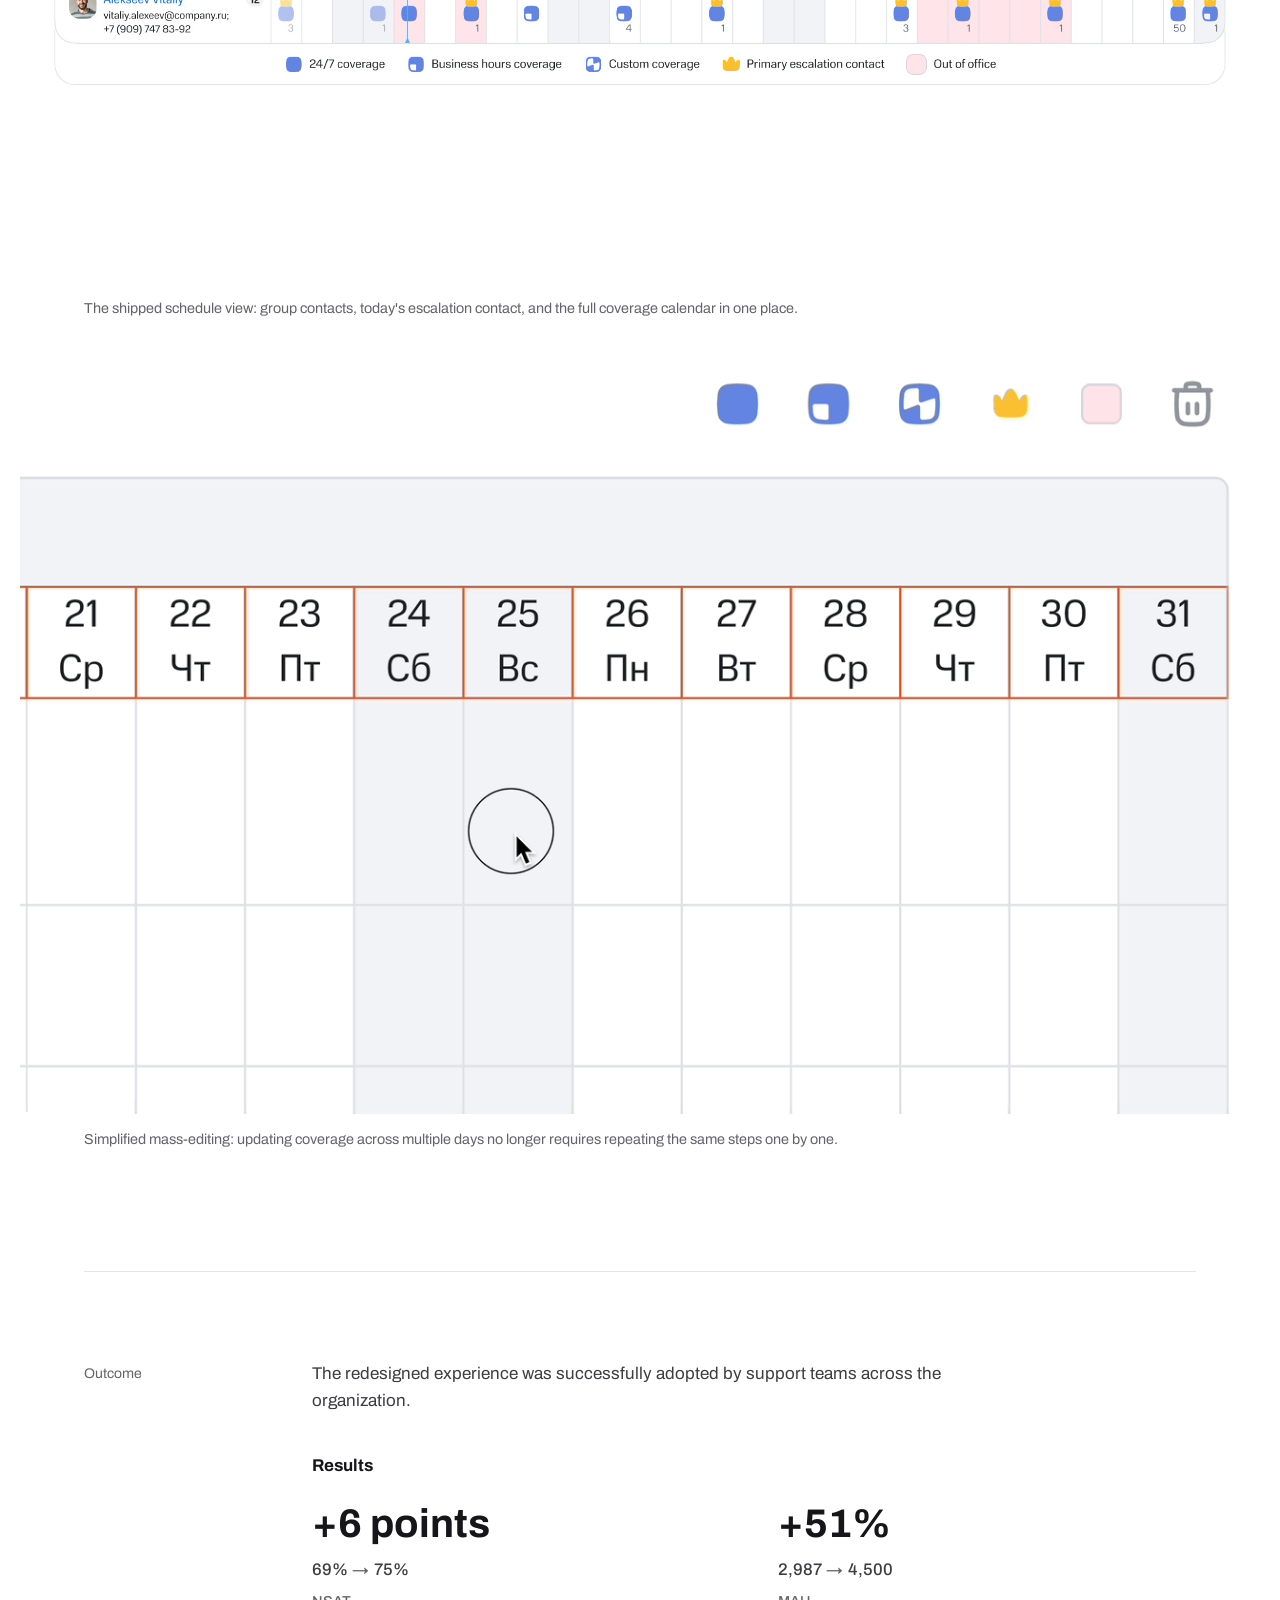
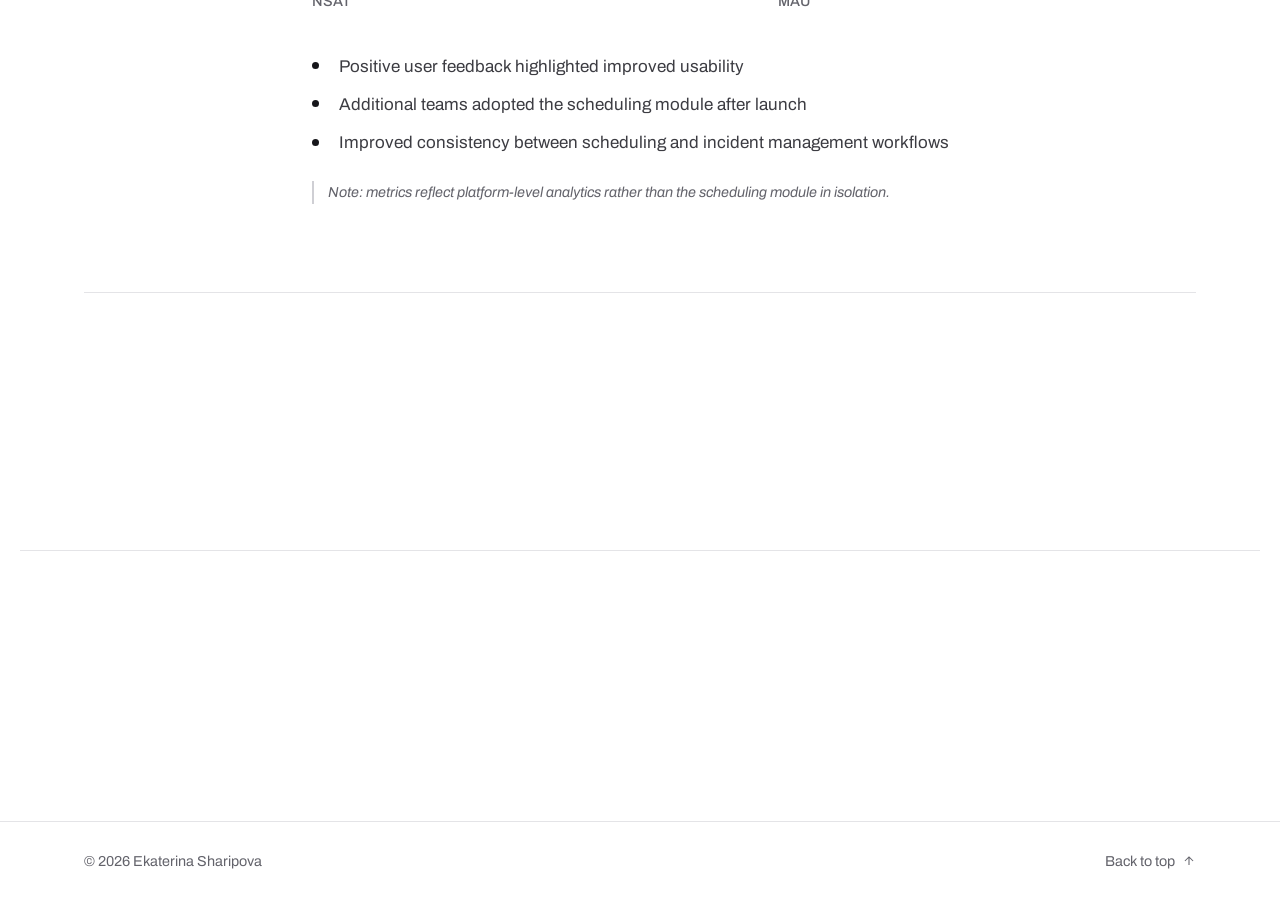
<file: case-study-1.html>
<!doctype html>
<html lang="en">
<head>
<meta charset="UTF-8">
<meta name="viewport" content="width=device-width, initial-scale=1">
<title>Simplifying On-call Planning in an ITSM System — Ekaterina Sharipova</title>
<meta name="description" content="Case study: end-to-end redesign of on-call scheduling for an enterprise ITSM platform, spanning 11 time zones and multiple support roles.">

<meta property="og:type" content="article">
<meta property="og:title" content="Simplifying On-call Planning in an ITSM System">
<meta property="og:description" content="Redesigned the on-call planning flow in a 4-month sprint — keeping the calendar view teams already relied on and simplifying everything around it.">
<meta property="og:image" content="assets/img/case1-cover-desktop.jpg">
<meta name="twitter:card" content="summary_large_image">

<link rel="icon" href="favicon.png" type="image/png">
<link rel="preconnect" href="https://fonts.googleapis.com">
<link rel="preconnect" href="https://fonts.gstatic.com" crossorigin>
<link href="https://fonts.googleapis.com/css2?family=Archivo:wght@400;500;600;700;800&display=swap" rel="stylesheet">
<link rel="stylesheet" href="assets/css/style.css?v=18">
</head>
<body id="top">
<a class="skip-link" href="#main">Skip to content</a>

<!-- Bottom-floating pill nav — fixed, same at every breakpoint -->
<nav class="case-bottom-nav" aria-label="Section navigation">
  <ol>
    <li><a href="#overview">Overview</a></li>
    <li><a href="#context">Context</a></li>
    <li><a href="#problem">Problem</a></li>
    <li><a href="#users">Users</a></li>
    <li><a href="#role">Role</a></li>
    <li><a href="#challenges">Challenges</a></li>
    <li><a href="#decisions">Key decisions</a></li>
    <li><a href="#process">Process</a></li>
    <li><a href="#solution">Solution</a></li>
    <li><a href="#outcome">Outcome</a></li>
    <li><a href="#future">Future</a></li>
  </ol>
</nav>

<main id="main">

  <div class="wrap case-hero">
    <a class="case-back" href="index.html#work">
      <svg viewBox="0 0 24 24" fill="none" stroke="currentColor" stroke-width="2" aria-hidden="true"><path d="M15 6 9 12l6 6"/></svg>
      All work
    </a>
    <h1 class="case-title reveal">Simplifying On-call Planning in an ITSM System</h1>

    <figure class="case-cover reveal">
      <img src="assets/img/case1-cover-desktop.jpg" alt="On-call scheduling in the ITSM platform: a support-group list and a monthly coverage calendar with per-person shift assignments, shown across tablet and laptop screens." width="1600" height="672">
    </figure>
  </div>

  <div class="wrap case-layout">
    <div class="case-content">

      <section class="case-section" id="overview">
        <div class="case-row">
          <h2 class="case-section-label reveal">Project overview</h2>
          <div class="case-section-body reveal">
            <dl class="role-scope-grid">
              <div>
                <dt>My role</dt>
                <dd>Sole Product Designer</dd>
              </div>
              <div>
                <dt>Scope</dt>
                <dd>End-to-end redesign of on-call scheduling, integrated into an enterprise ITSM platform.</dd>
              </div>
              <div>
                <dt>Key challenge</dt>
                <dd>Migrating a mature scheduling workflow used across 11 time zones without disrupting familiar team habits.</dd>
              </div>
              <div>
                <dt>Outcome</dt>
                <dd>NSAT rose from 69% to 75%, and monthly active users grew 51% after launch.</dd>
              </div>
            </dl>
          </div>
        </div>
      </section>

      <section class="case-section" id="context">
        <div class="case-row">
          <h2 class="case-section-label reveal">Context</h2>
          <div class="case-section-body reveal">
            <p>Our ITSM platform was used by support teams to manage incidents and operational workflows. However, on-call scheduling still lived in a separate legacy product, creating a fragmented experience across tools. The goal was to bring scheduling into the ITSM platform while preserving familiar workflows for existing users.</p>
          </div>
        </div>
      </section>

      <section class="case-section" id="problem">
        <div class="case-row">
          <h2 class="case-section-label reveal">Problem</h2>
          <div class="case-section-body reveal">
            <p>The legacy scheduling tool was widely adopted but difficult to maintain and increasingly disconnected from the broader ITSM ecosystem. Users had to switch between systems to manage related operational tasks, and the scheduling experience had accumulated unnecessary complexity over time.</p>
          </div>
        </div>
      </section>

      <section class="case-section" id="users">
        <div class="case-row">
          <h2 class="case-section-label reveal">Users</h2>
          <div class="case-section-body reveal">
            <p>The scheduling system was used by support engineers, incident coordinators, and support team leads, with different responsibilities and permissions across roles.</p>
          </div>
        </div>
      </section>

      <section class="case-section" id="role">
        <div class="case-row">
          <h2 class="case-section-label reveal">My Role</h2>
          <div class="case-section-body reveal">
            <p>Sole product designer responsible for end-to-end redesign and integration of a legacy on-call scheduling workflow into an enterprise ITSM system, working under strict functional parity and system constraints.</p>
          </div>
        </div>
      </section>

      <section class="case-section" id="challenges">
        <div class="case-row">
          <h2 class="case-section-label reveal">Design Challenges</h2>
          <div class="case-section-body reveal">
            <ul class="list-check">
              <li>Preserving familiar workflows while integrating scheduling into the ITSM platform</li>
              <li>Supporting multiple user roles with different permissions and responsibilities</li>
              <li>Maintaining functional parity with the legacy system while reducing unnecessary complexity</li>
            </ul>
          </div>
        </div>
      </section>

      <section class="case-section" id="decisions">
        <div class="case-row">
          <h2 class="case-section-label reveal">Key Design Decisions</h2>
          <div class="case-section-body reveal">
            <h3 class="case-subhead">01 — Multi-timezone scheduling</h3>
            <p>Support engineers were distributed across 11 time zones. The key design question was whether schedules should be displayed in each user's local time or in a single shared time zone.</p>
            <p>We introduced Group Local Time as a single source of truth. I designed the interface to keep this context consistently visible, helping teams coordinate shifts without time zone ambiguity.</p>

            <h3 class="case-subhead">02 — Seamless migration</h3>
            <p>Migrating a mature workflow from a legacy system to the ITSM platform required minimizing both technical and cognitive disruption.</p>
            <p>Although Gantt-based scheduling is common in similar products, user research showed that existing teams were comfortable with the current scheduling model. Rather than introducing a familiar industry pattern, we preserved users' mental model and focused on simplifying the existing workflow.</p>
          </div>
        </div>
      </section>

      <section class="case-section" id="process">
        <div class="case-row">
          <h2 class="case-section-label reveal">Process</h2>
          <div class="case-section-body reveal">
            <h3 class="case-subhead">01 — Understand existing workflows</h3>
            <p>Interviewed support teams to understand how schedules were created, maintained, and validated. Identified pain points and opportunities for simplification while preserving familiar workflows.</p>

            <h3 class="case-subhead">02 — Validate concepts</h3>
            <p>Iterated on design solutions with users and stakeholders. Released incrementally and refined the experience based on feedback.</p>
          </div>
        </div>

        <figure class="figure figure-full reveal">
          <img src="assets/img/case1-group-local-time.jpg" alt="An early version of the on-call schedule for the Product Reliability Support Group, with Group local time displayed above a December coverage calendar." loading="lazy">
          <figcaption>One of the earliest versions of the schedule view, refined through several rounds of feedback before release.</figcaption>
        </figure>

        <div class="case-row">
          <span class="case-section-label" aria-hidden="true"></span>
          <div class="case-section-body reveal">
            <h3 class="case-subhead" style="margin-top:0;">03 — Ship under a hard deadline</h3>
            <p>The project had roughly 4 months for research, design, validation, and development. To hit the release date, I worked directly with backend engineers throughout the design process — several interaction decisions shaped the data structure they were building in parallel, so we made those calls together rather than handing off a finished spec. The MVP shipped on time; less critical customization features followed in a calmer second phase after launch.</p>
          </div>
        </div>
      </section>

      <section class="case-section" id="solution">
        <div class="case-row">
          <h2 class="case-section-label reveal">Solution</h2>
          <div class="case-section-body reveal">
            <p>The new scheduling module became part of the existing ITSM platform.</p>
            <p>Key improvements included:</p>
            <ul class="list-check">
              <li>Simplified scheduling and editing flows</li>
              <li>Removal of outdated and rarely used functionality</li>
              <li>New customization capabilities</li>
              <li>Improved visibility of schedules and team coverage</li>
              <li>Consistent UX aligned with the rest of the platform</li>
            </ul>
          </div>
        </div>

        <figure class="figure figure-full reveal">
          <img src="assets/img/case1-group-list.jpg" alt="On-call groups list in the ITSM platform, showing group IDs, contact information, and each group's currently active on-call members." width="1800" height="1012" loading="lazy">
          <figcaption>Users find and open their team's schedule from a single groups list.</figcaption>
        </figure>

        <figure class="figure figure-full reveal">
          <img src="assets/img/case1-group-final.jpg" alt="Final on-call schedule view for the Product Reliability Support Group, with group contact information, today's primary escalation contact, group lead, an active-on-call filter, and an editable coverage calendar." loading="lazy">
          <figcaption>The shipped schedule view: group contacts, today's escalation contact, and the full coverage calendar in one place.</figcaption>
        </figure>

        <figure class="figure figure-full reveal">
          <img src="assets/img/case1-mass-editing.gif" alt="Demonstration of the simplified mass-editing flow for updating multiple on-call shifts at once." loading="lazy">
          <figcaption>Simplified mass-editing: updating coverage across multiple days no longer requires repeating the same steps one by one.</figcaption>
        </figure>
      </section>

      <section class="case-section" id="outcome">
        <div class="case-row">
          <h2 class="case-section-label reveal">Outcome</h2>
          <div class="case-section-body reveal">
            <p>The redesigned experience was successfully adopted by support teams across the organization.</p>

            <h3 class="case-subhead">Results</h3>
            <div class="metric-row">
              <div class="metric">
                <p class="metric-value">+6 points</p>
                <p class="metric-detail">69% <span class="arrow">→</span> 75%</p>
                <p class="metric-label">NSAT</p>
              </div>
              <div class="metric">
                <p class="metric-value">+51%</p>
                <p class="metric-detail">2,987 <span class="arrow">→</span> 4,500</p>
                <p class="metric-label">MAU</p>
              </div>
            </div>

            <ul class="list-check" style="margin-top:2.5rem;">
              <li>Positive user feedback highlighted improved usability</li>
              <li>Additional teams adopted the scheduling module after launch</li>
              <li>Improved consistency between scheduling and incident management workflows</li>
            </ul>

            <p class="note-caveat">Note: metrics reflect platform-level analytics rather than the scheduling module in isolation.</p>
          </div>
        </div>
      </section>

      <section class="case-section" id="future">
        <div class="case-row">
          <h2 class="case-section-label reveal">Future Improvements</h2>
          <div class="case-section-body reveal">
            <p>As the product evolved, the team header accumulated additional functionality, increasing information density. In a future iteration, I'd simplify the header to keep the schedule visible without scrolling on smaller laptop screens.</p>
          </div>
        </div>
      </section>

    </div>
  </div>

  <div class="wrap case-nav-footer">
    <a href="index.html" class="btn btn-ghost reveal">
      <svg viewBox="0 0 24 24" fill="none" stroke="currentColor" stroke-width="2" aria-hidden="true"><path d="M15 6 9 12l6 6"/></svg>
      Home
    </a>
    <a href="case-study-2.html" class="btn btn-primary reveal">
      Next case study
      <svg viewBox="0 0 24 24" fill="none" stroke="currentColor" stroke-width="2" aria-hidden="true"><path d="M7 17 17 7M9 7h8v8"/></svg>
    </a>
  </div>

</main>

<div id="site-footer"></div>

<script src="assets/js/components.js?v=3"></script>
<script src="assets/js/main.js?v=4"></script>
</body>
</html>
</file>
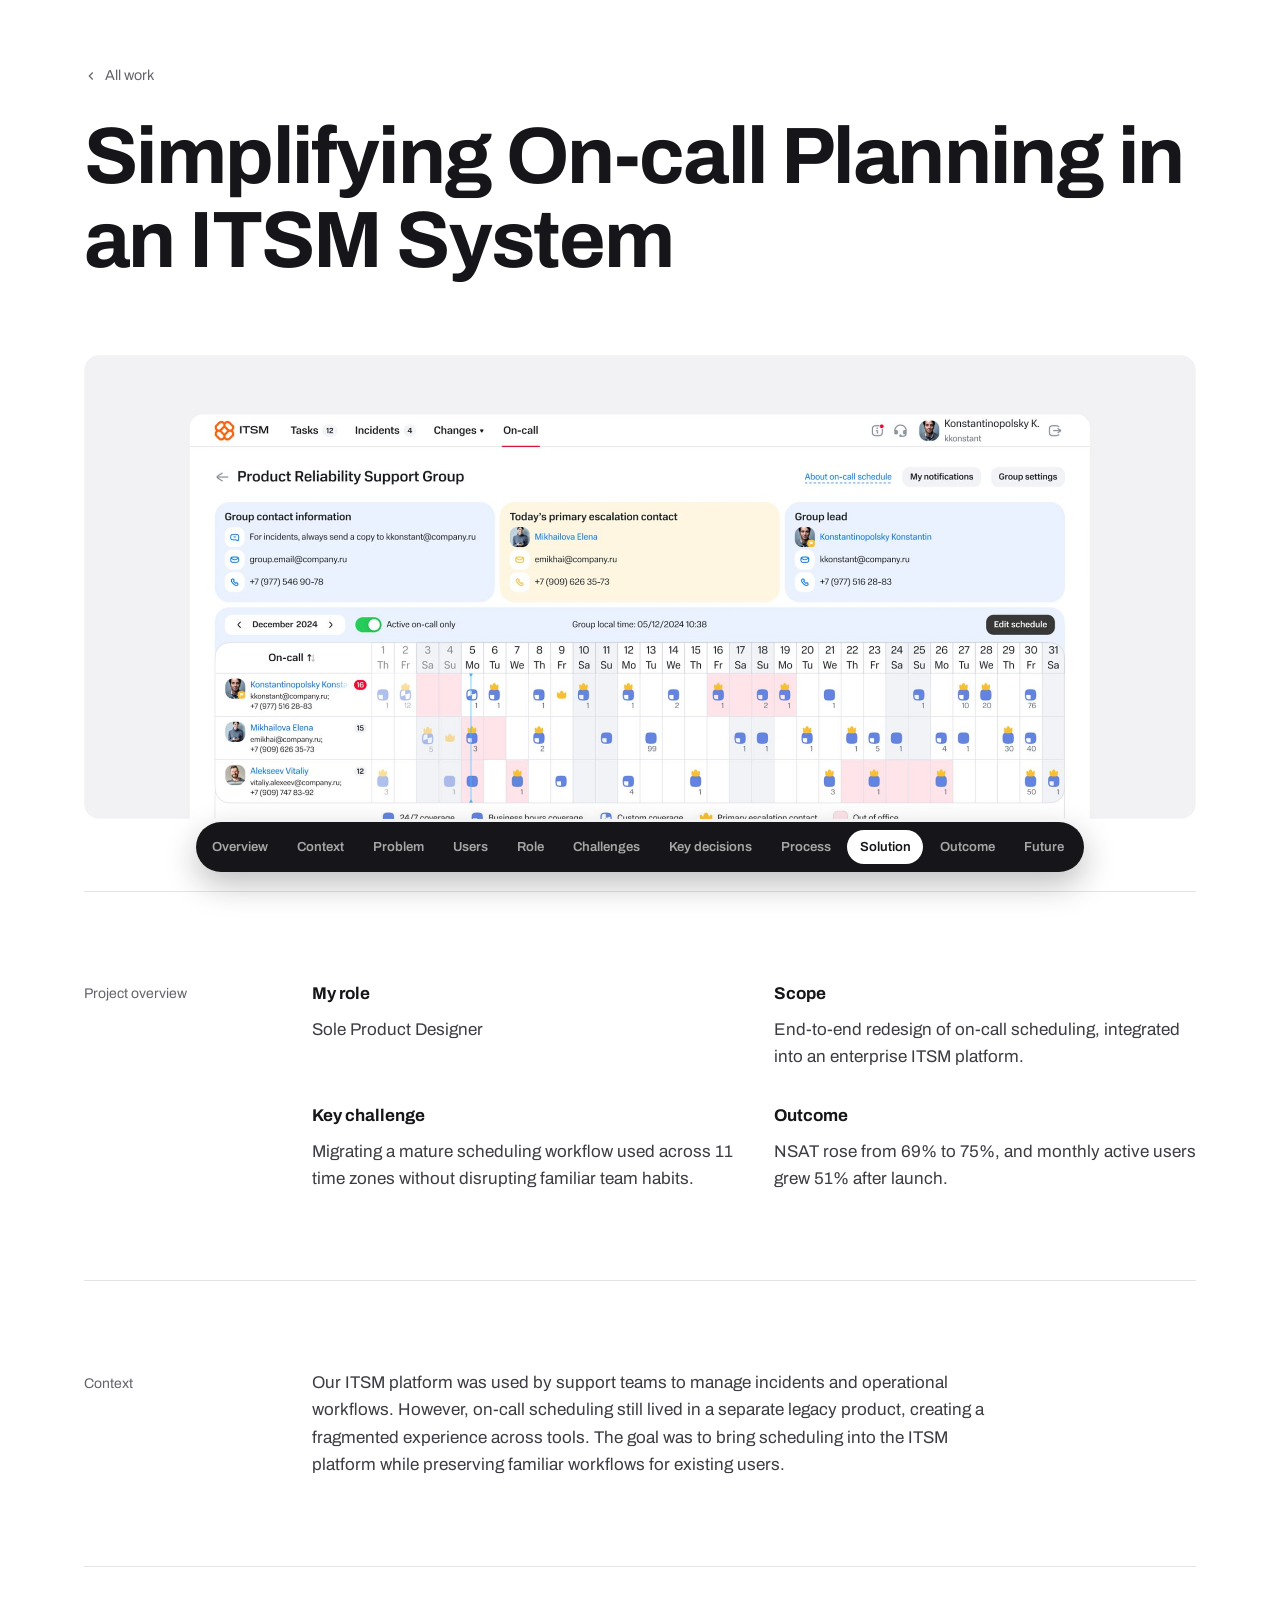
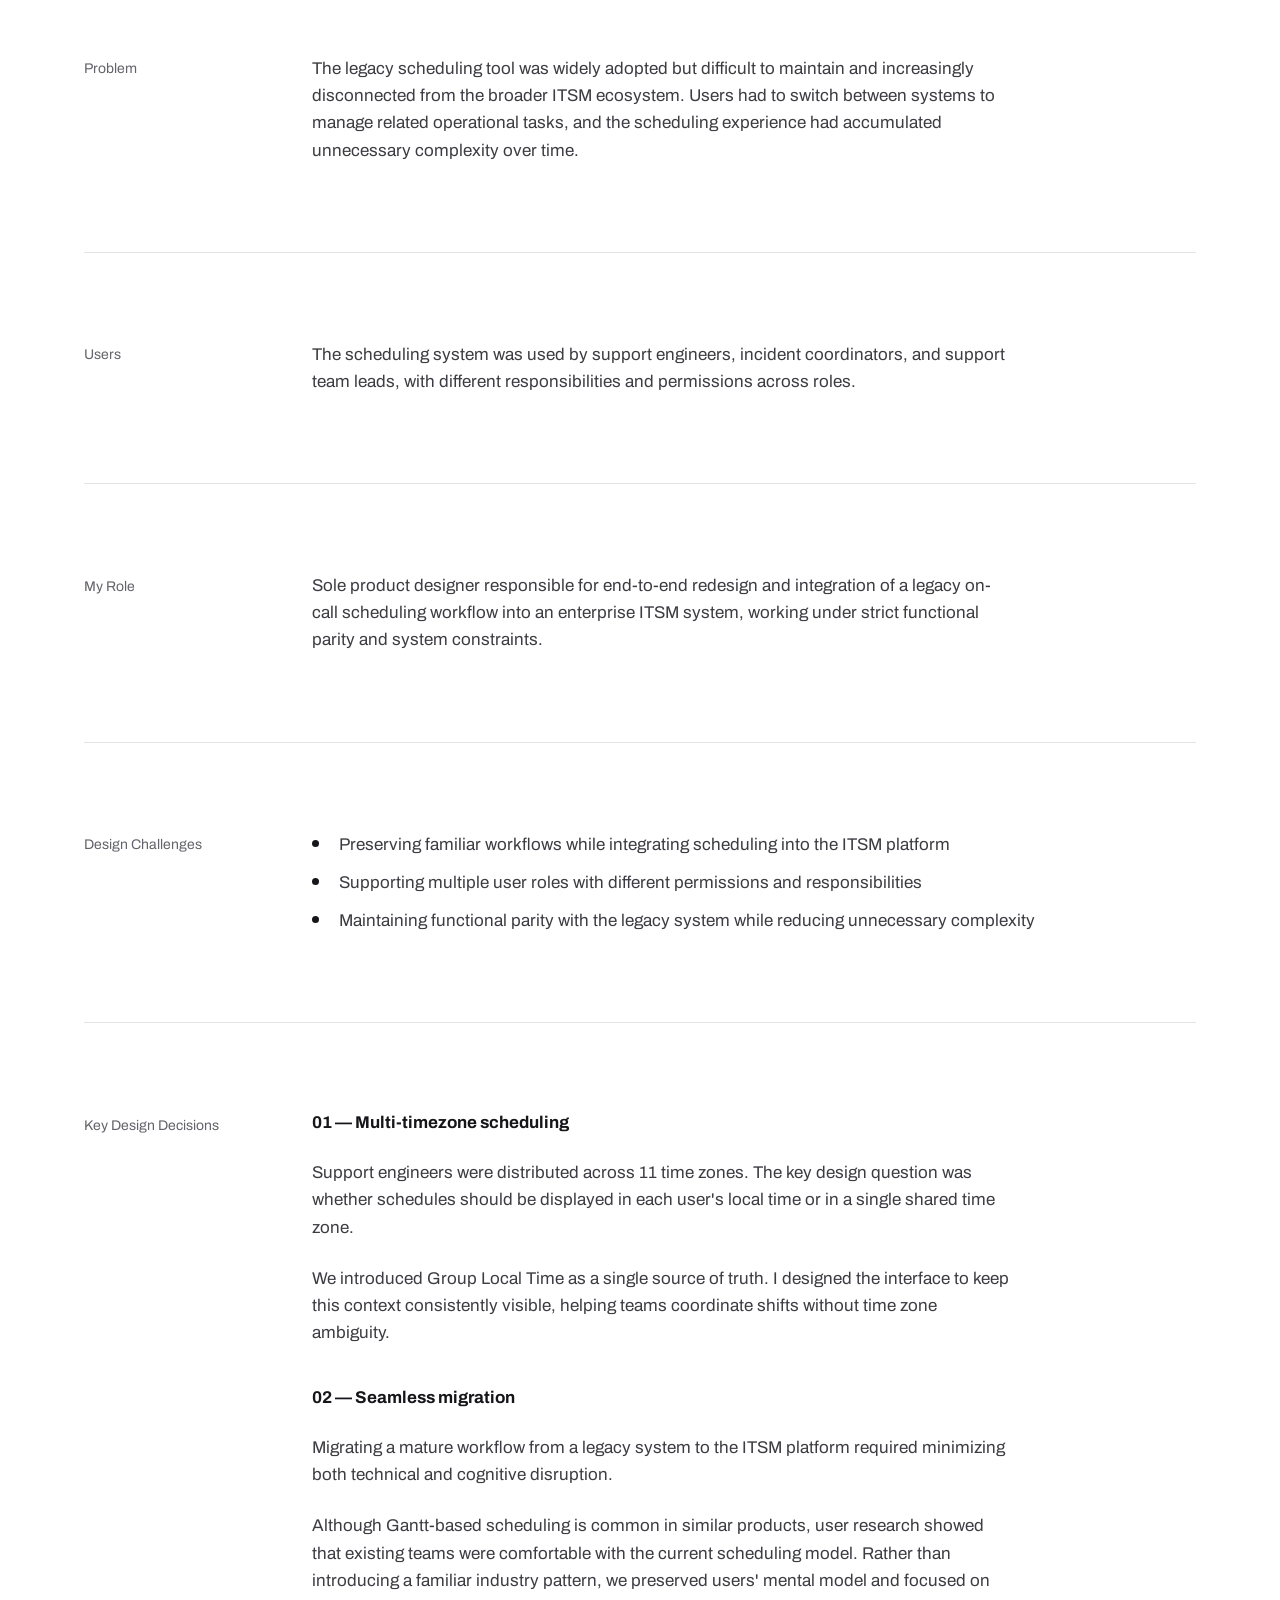
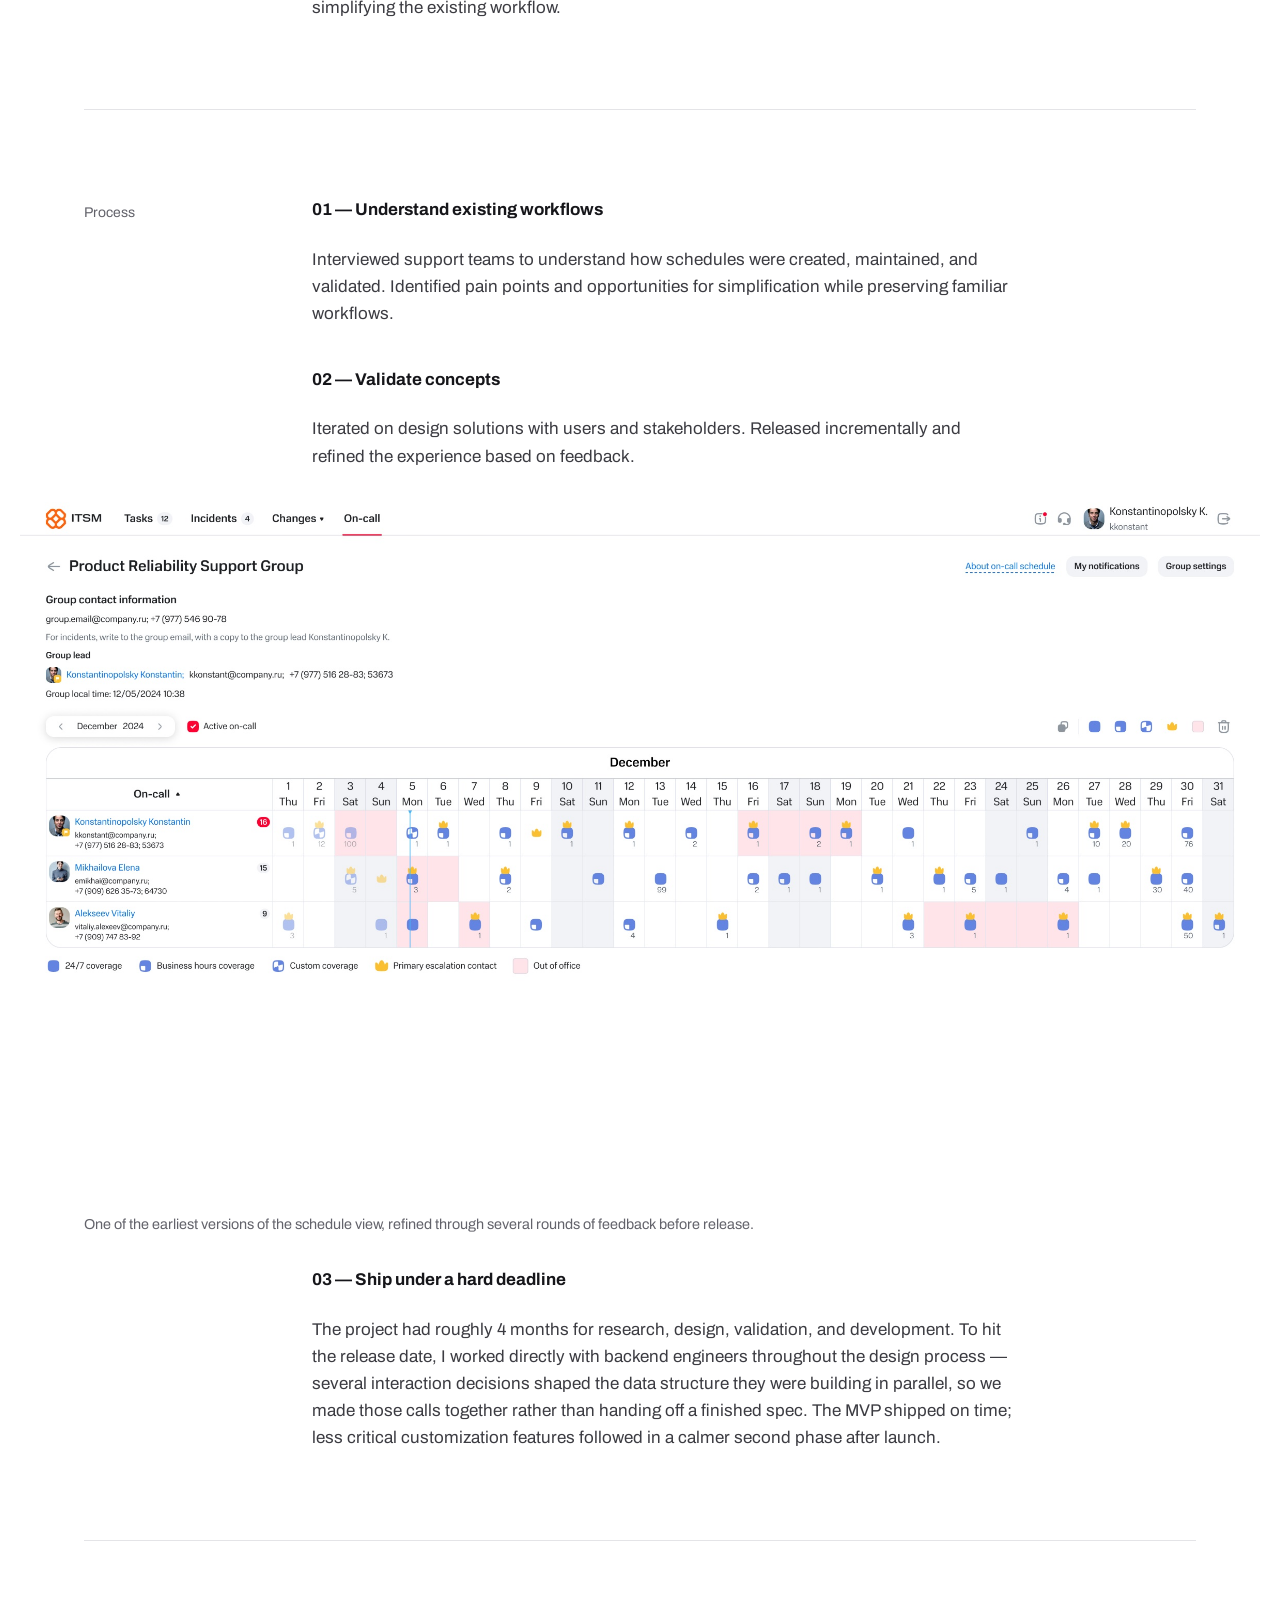
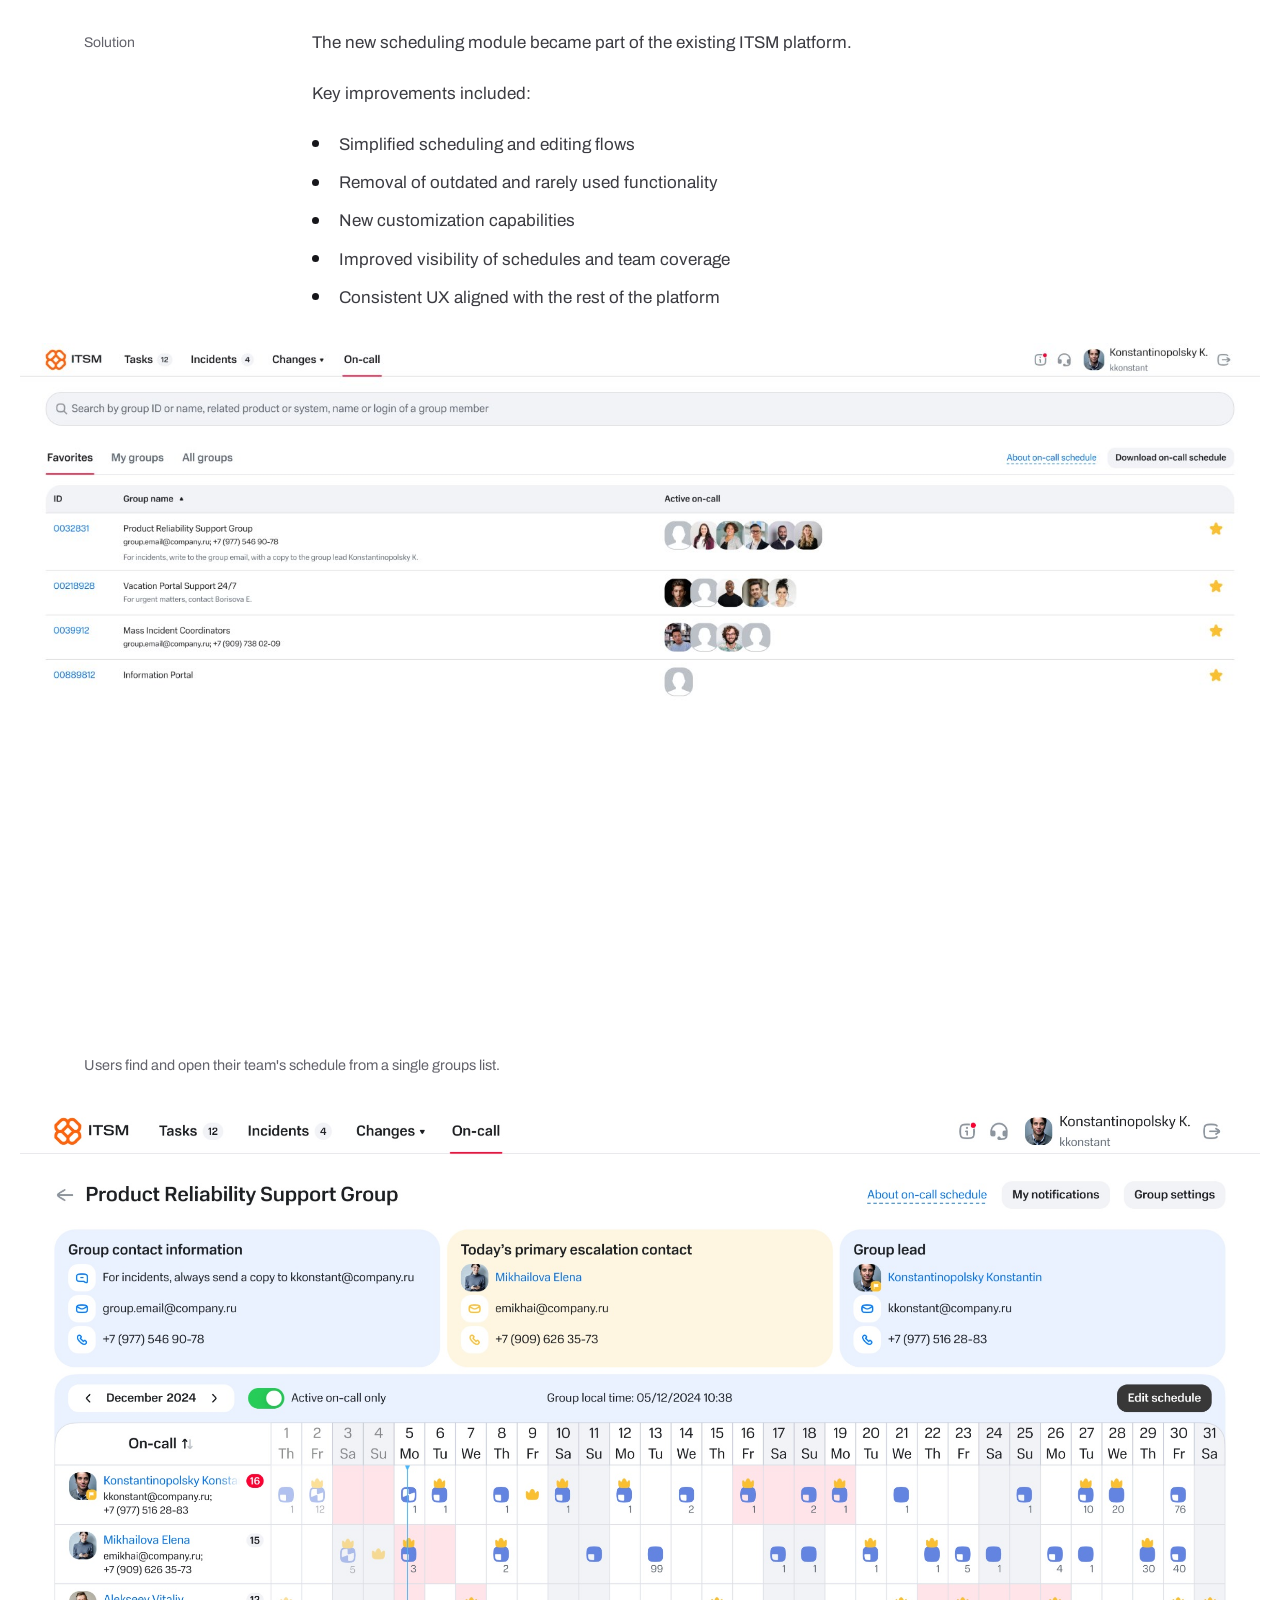
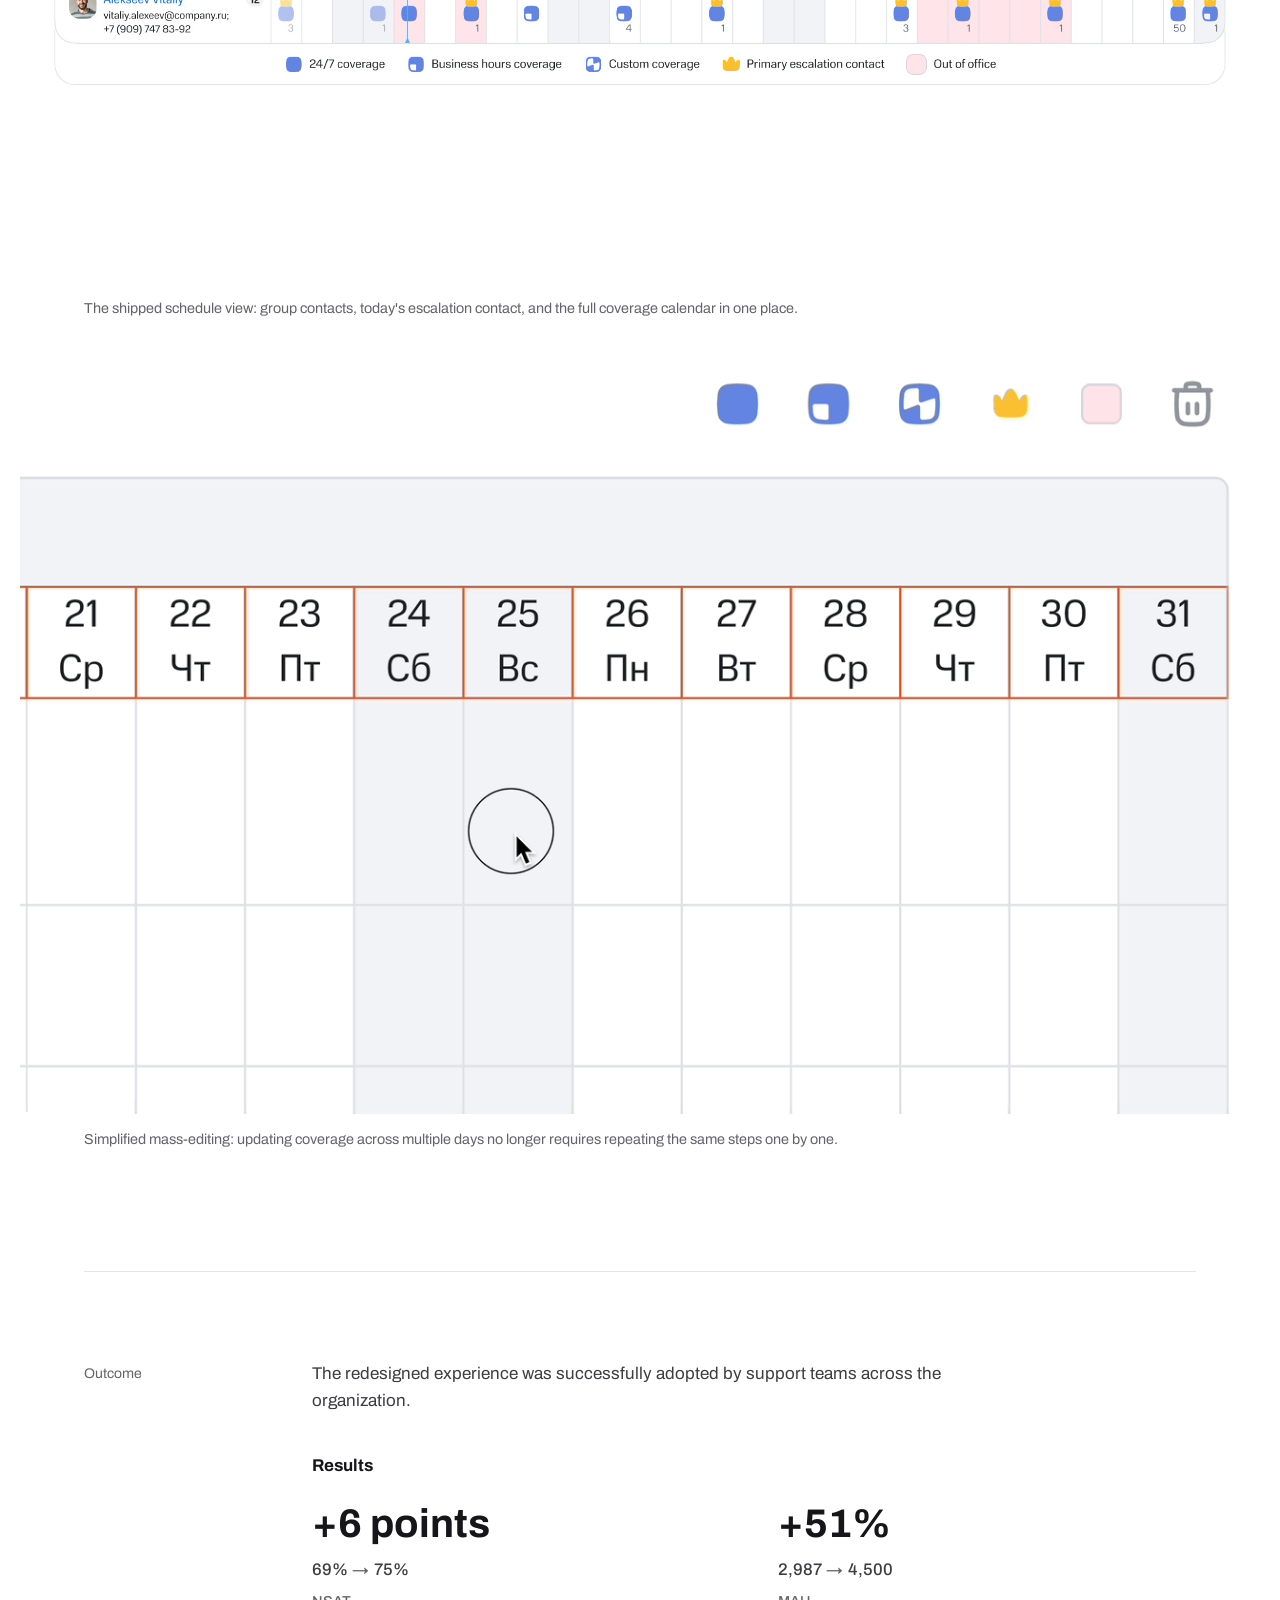
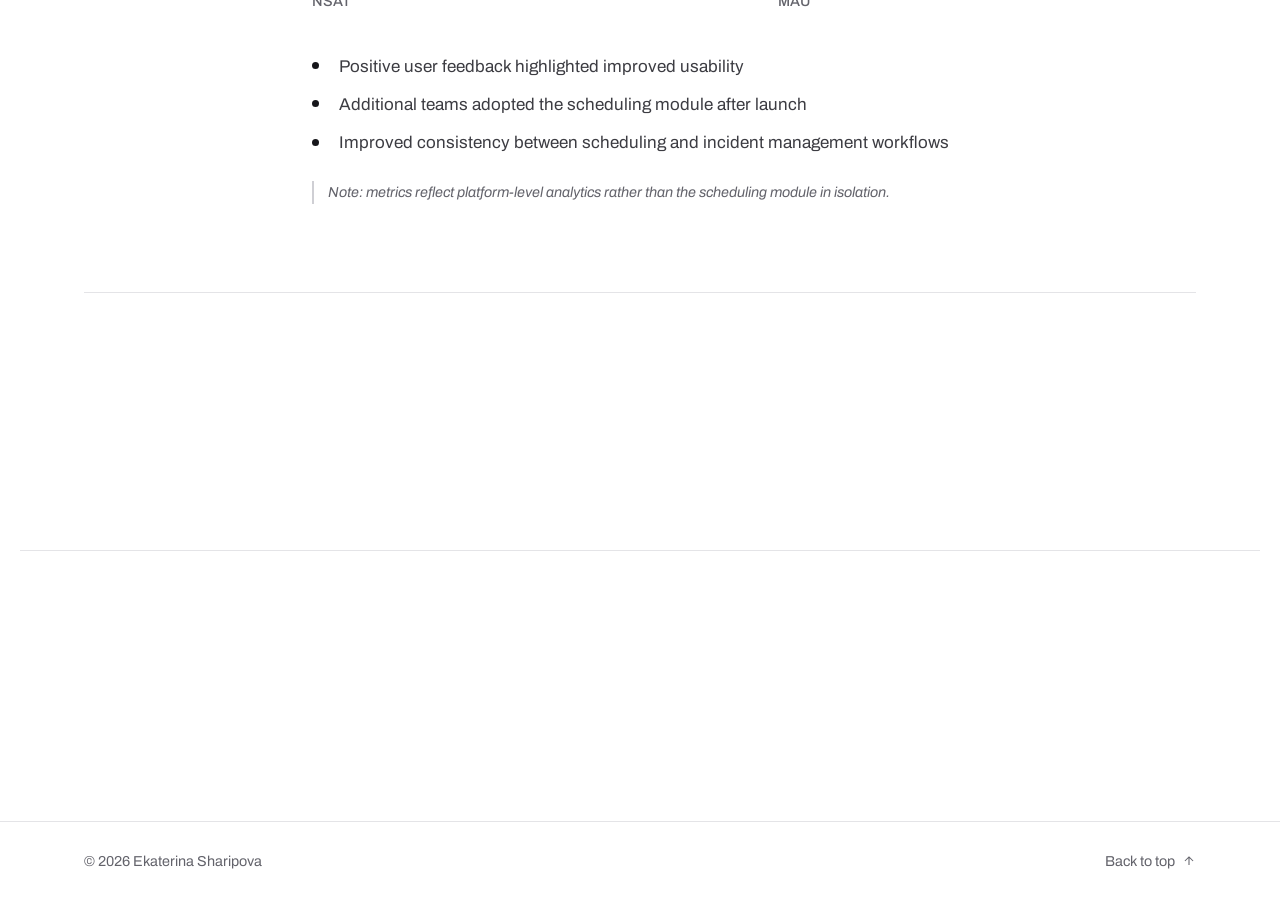
<file: on-call.html>
<!doctype html>
<html lang="en">
<head>
<meta charset="UTF-8">
<meta name="viewport" content="width=device-width, initial-scale=1">
<title>Simplifying On-call Planning in an ITSM System — Ekaterina Sharipova</title>
<meta name="description" content="Case study: end-to-end redesign of on-call scheduling for an enterprise ITSM platform, spanning 11 time zones and multiple support roles.">

<meta property="og:type" content="article">
<meta property="og:title" content="Simplifying On-call Planning in an ITSM System">
<meta property="og:description" content="Redesigned the on-call planning flow in a 4-month sprint — keeping the calendar view teams already relied on and simplifying everything around it.">
<meta property="og:image" content="assets/img/case1-cover-desktop.jpg">
<meta name="twitter:card" content="summary_large_image">

<link rel="icon" href="favicon.png" type="image/png">
<link rel="preconnect" href="https://fonts.googleapis.com">
<link rel="preconnect" href="https://fonts.gstatic.com" crossorigin>
<link href="https://fonts.googleapis.com/css2?family=Archivo:wght@400;500;600;700;800&display=swap" rel="stylesheet">
<link rel="stylesheet" href="assets/css/style.css?v=18">
</head>
<body id="top">
<a class="skip-link" href="#main">Skip to content</a>

<!-- Bottom-floating pill nav — fixed, same at every breakpoint -->
<nav class="case-bottom-nav" aria-label="Section navigation">
  <ol>
    <li><a href="#overview">Overview</a></li>
    <li><a href="#context">Context</a></li>
    <li><a href="#problem">Problem</a></li>
    <li><a href="#users">Users</a></li>
    <li><a href="#role">Role</a></li>
    <li><a href="#challenges">Challenges</a></li>
    <li><a href="#decisions">Key decisions</a></li>
    <li><a href="#process">Process</a></li>
    <li><a href="#solution">Solution</a></li>
    <li><a href="#outcome">Outcome</a></li>
    <li><a href="#future">Future</a></li>
  </ol>
</nav>

<main id="main">

  <div class="wrap case-hero">
    <a class="case-back" href="index.html#work">
      <svg viewBox="0 0 24 24" fill="none" stroke="currentColor" stroke-width="2" aria-hidden="true"><path d="M15 6 9 12l6 6"/></svg>
      All work
    </a>
    <h1 class="case-title reveal">Simplifying On-call Planning in an ITSM System</h1>

    <figure class="case-cover reveal">
      <img src="assets/img/case1-cover-desktop.jpg" alt="On-call scheduling in the ITSM platform: a support-group list and a monthly coverage calendar with per-person shift assignments, shown across tablet and laptop screens." width="1600" height="672">
    </figure>
  </div>

  <div class="wrap case-layout">
    <div class="case-content">

      <section class="case-section" id="overview">
        <div class="case-row">
          <h2 class="case-section-label reveal">Project overview</h2>
          <div class="case-section-body reveal">
            <dl class="role-scope-grid">
              <div>
                <dt>My role</dt>
                <dd>Sole Product Designer</dd>
              </div>
              <div>
                <dt>Scope</dt>
                <dd>End-to-end redesign of on-call scheduling, integrated into an enterprise ITSM platform.</dd>
              </div>
              <div>
                <dt>Key challenge</dt>
                <dd>Migrating a mature scheduling workflow used across 11 time zones without disrupting familiar team habits.</dd>
              </div>
              <div>
                <dt>Outcome</dt>
                <dd>NSAT rose from 69% to 75%, and monthly active users grew 51% after launch.</dd>
              </div>
            </dl>
          </div>
        </div>
      </section>

      <section class="case-section" id="context">
        <div class="case-row">
          <h2 class="case-section-label reveal">Context</h2>
          <div class="case-section-body reveal">
            <p>Our ITSM platform was used by support teams to manage incidents and operational workflows. However, on-call scheduling still lived in a separate legacy product, creating a fragmented experience across tools. The goal was to bring scheduling into the ITSM platform while preserving familiar workflows for existing users.</p>
          </div>
        </div>
      </section>

      <section class="case-section" id="problem">
        <div class="case-row">
          <h2 class="case-section-label reveal">Problem</h2>
          <div class="case-section-body reveal">
            <p>The legacy scheduling tool was widely adopted but difficult to maintain and increasingly disconnected from the broader ITSM ecosystem. Users had to switch between systems to manage related operational tasks, and the scheduling experience had accumulated unnecessary complexity over time.</p>
          </div>
        </div>
      </section>

      <section class="case-section" id="users">
        <div class="case-row">
          <h2 class="case-section-label reveal">Users</h2>
          <div class="case-section-body reveal">
            <p>The scheduling system was used by support engineers, incident coordinators, and support team leads, with different responsibilities and permissions across roles.</p>
          </div>
        </div>
      </section>

      <section class="case-section" id="role">
        <div class="case-row">
          <h2 class="case-section-label reveal">My Role</h2>
          <div class="case-section-body reveal">
            <p>Sole product designer responsible for end-to-end redesign and integration of a legacy on-call scheduling workflow into an enterprise ITSM system, working under strict functional parity and system constraints.</p>
          </div>
        </div>
      </section>

      <section class="case-section" id="challenges">
        <div class="case-row">
          <h2 class="case-section-label reveal">Design Challenges</h2>
          <div class="case-section-body reveal">
            <ul class="list-check">
              <li>Preserving familiar workflows while integrating scheduling into the ITSM platform</li>
              <li>Supporting multiple user roles with different permissions and responsibilities</li>
              <li>Maintaining functional parity with the legacy system while reducing unnecessary complexity</li>
            </ul>
          </div>
        </div>
      </section>

      <section class="case-section" id="decisions">
        <div class="case-row">
          <h2 class="case-section-label reveal">Key Design Decisions</h2>
          <div class="case-section-body reveal">
            <h3 class="case-subhead">01 — Multi-timezone scheduling</h3>
            <p>Support engineers were distributed across 11 time zones. The key design question was whether schedules should be displayed in each user's local time or in a single shared time zone.</p>
            <p>We introduced Group Local Time as a single source of truth. I designed the interface to keep this context consistently visible, helping teams coordinate shifts without time zone ambiguity.</p>

            <h3 class="case-subhead">02 — Seamless migration</h3>
            <p>Migrating a mature workflow from a legacy system to the ITSM platform required minimizing both technical and cognitive disruption.</p>
            <p>Although Gantt-based scheduling is common in similar products, user research showed that existing teams were comfortable with the current scheduling model. Rather than introducing a familiar industry pattern, we preserved users' mental model and focused on simplifying the existing workflow.</p>
          </div>
        </div>
      </section>

      <section class="case-section" id="process">
        <div class="case-row">
          <h2 class="case-section-label reveal">Process</h2>
          <div class="case-section-body reveal">
            <h3 class="case-subhead">01 — Understand existing workflows</h3>
            <p>Interviewed support teams to understand how schedules were created, maintained, and validated. Identified pain points and opportunities for simplification while preserving familiar workflows.</p>

            <h3 class="case-subhead">02 — Validate concepts</h3>
            <p>Iterated on design solutions with users and stakeholders. Released incrementally and refined the experience based on feedback.</p>
          </div>
        </div>

        <figure class="figure figure-full reveal">
          <img src="assets/img/case1-group-local-time.jpg" alt="An early version of the on-call schedule for the Product Reliability Support Group, with Group local time displayed above a December coverage calendar." loading="lazy">
          <figcaption>One of the earliest versions of the schedule view, refined through several rounds of feedback before release.</figcaption>
        </figure>

        <div class="case-row">
          <span class="case-section-label" aria-hidden="true"></span>
          <div class="case-section-body reveal">
            <h3 class="case-subhead" style="margin-top:0;">03 — Ship under a hard deadline</h3>
            <p>The project had roughly 4 months for research, design, validation, and development. To hit the release date, I worked directly with backend engineers throughout the design process — several interaction decisions shaped the data structure they were building in parallel, so we made those calls together rather than handing off a finished spec. The MVP shipped on time; less critical customization features followed in a calmer second phase after launch.</p>
          </div>
        </div>
      </section>

      <section class="case-section" id="solution">
        <div class="case-row">
          <h2 class="case-section-label reveal">Solution</h2>
          <div class="case-section-body reveal">
            <p>The new scheduling module became part of the existing ITSM platform.</p>
            <p>Key improvements included:</p>
            <ul class="list-check">
              <li>Simplified scheduling and editing flows</li>
              <li>Removal of outdated and rarely used functionality</li>
              <li>New customization capabilities</li>
              <li>Improved visibility of schedules and team coverage</li>
              <li>Consistent UX aligned with the rest of the platform</li>
            </ul>
          </div>
        </div>

        <figure class="figure figure-full reveal">
          <img src="assets/img/case1-group-list.jpg" alt="On-call groups list in the ITSM platform, showing group IDs, contact information, and each group's currently active on-call members." width="1800" height="1012" loading="lazy">
          <figcaption>Users find and open their team's schedule from a single groups list.</figcaption>
        </figure>

        <figure class="figure figure-full reveal">
          <img src="assets/img/case1-group-final.jpg" alt="Final on-call schedule view for the Product Reliability Support Group, with group contact information, today's primary escalation contact, group lead, an active-on-call filter, and an editable coverage calendar." loading="lazy">
          <figcaption>The shipped schedule view: group contacts, today's escalation contact, and the full coverage calendar in one place.</figcaption>
        </figure>

        <figure class="figure figure-full reveal">
          <img src="assets/img/case1-mass-editing.gif" alt="Demonstration of the simplified mass-editing flow for updating multiple on-call shifts at once." loading="lazy">
          <figcaption>Simplified mass-editing: updating coverage across multiple days no longer requires repeating the same steps one by one.</figcaption>
        </figure>
      </section>

      <section class="case-section" id="outcome">
        <div class="case-row">
          <h2 class="case-section-label reveal">Outcome</h2>
          <div class="case-section-body reveal">
            <p>The redesigned experience was successfully adopted by support teams across the organization.</p>

            <h3 class="case-subhead">Results</h3>
            <div class="metric-row">
              <div class="metric">
                <p class="metric-value">+6 points</p>
                <p class="metric-detail">69% <span class="arrow">→</span> 75%</p>
                <p class="metric-label">NSAT</p>
              </div>
              <div class="metric">
                <p class="metric-value">+51%</p>
                <p class="metric-detail">2,987 <span class="arrow">→</span> 4,500</p>
                <p class="metric-label">MAU</p>
              </div>
            </div>

            <ul class="list-check" style="margin-top:2.5rem;">
              <li>Positive user feedback highlighted improved usability</li>
              <li>Additional teams adopted the scheduling module after launch</li>
              <li>Improved consistency between scheduling and incident management workflows</li>
            </ul>

            <p class="note-caveat">Note: metrics reflect platform-level analytics rather than the scheduling module in isolation.</p>
          </div>
        </div>
      </section>

      <section class="case-section" id="future">
        <div class="case-row">
          <h2 class="case-section-label reveal">Future Improvements</h2>
          <div class="case-section-body reveal">
            <p>As the product evolved, the team header accumulated additional functionality, increasing information density. In a future iteration, I'd simplify the header to keep the schedule visible without scrolling on smaller laptop screens.</p>
          </div>
        </div>
      </section>

    </div>
  </div>

  <div class="wrap case-nav-footer">
    <a href="index.html" class="btn btn-ghost reveal">
      <svg viewBox="0 0 24 24" fill="none" stroke="currentColor" stroke-width="2" aria-hidden="true"><path d="M15 6 9 12l6 6"/></svg>
      Home
    </a>
    <a href="product-health.html" class="btn btn-primary reveal">
      Next case study
      <svg viewBox="0 0 24 24" fill="none" stroke="currentColor" stroke-width="2" aria-hidden="true"><path d="M7 17 17 7M9 7h8v8"/></svg>
    </a>
  </div>

</main>

<div id="site-footer"></div>

<script src="assets/js/components.js?v=3"></script>
<script src="assets/js/main.js?v=4"></script>
</body>
</html>
</file>
<file: assets/css/edgy.css>
/* =========================================================
   EKATERINA SHARIPOVA — DRAFT v3
   Plain, editorial, monochrome — no panels or pill buttons.
   Hairline rules separate sections and list items throughout,
   modeled on nickclement.com's layout, jasonwalker.io's hero
   typography, and ayurchenko.xyz's experience row.
   ========================================================= */

:root {
  --paper: #ffffff;
  --panel: #f2f2f3;        /* image placeholder fill only */
  --panel-strong: #e6e6e8; /* hairline dividers, avatar placeholder */
  --ink: #101012;
  --ink-soft: #3a3a3f;
  --muted: #68686f;

  --radius-md: 14px;

  --font: "Archivo", -apple-system, BlinkMacSystemFont, "Segoe UI", sans-serif;
  --container: 1240px;
  --gutter: clamp(20px, 5vw, 64px);
  --ease: cubic-bezier(0.16, 1, 0.3, 1);

  /* .top-bar's rendered height: its padding-top (same clamp) plus the
     36px avatar, the tallest row child. .hero-panel subtracts this so
     the top bar plus hero together fill exactly one viewport. */
  --topbar-h: clamp(56px, calc(3vw + 36px), 68px);
}
/* Archivo has no Cyrillic — the /ru/ pages swap in Inter Tight */
html[lang="ru"] {
  --font: "Inter Tight", -apple-system, BlinkMacSystemFont, "Segoe UI", sans-serif;
}

* , *::before, *::after { box-sizing: border-box; }
html { background: var(--paper); -webkit-text-size-adjust: 100%; }
body {
  margin: 0;
  font-family: var(--font);
  font-size: 1.0625rem;
  line-height: 1.6;
  color: var(--ink);
  background: var(--paper);
  -webkit-font-smoothing: antialiased;
}
h1, h2, h3 { font-family: var(--font); font-weight: 400; line-height: 1.05; margin: 0; }
p { margin: 0; }
ul { margin: 0; padding: 0; list-style: none; }
img { display: block; max-width: 100%; height: auto; }
a { color: inherit; text-decoration: none; }

@media (prefers-reduced-motion: no-preference) {
  html { scroll-behavior: smooth; }
}
:focus-visible { outline: 2px solid var(--ink); outline-offset: 2px; }

.skip-link {
  position: absolute; left: -9999px; top: 0;
  background: var(--ink); color: var(--paper);
  padding: 0.75em 1.25em; z-index: 200; font-size: 0.9rem;
}
.skip-link:focus { left: var(--gutter); top: 12px; }

.wrap-edgy {
  max-width: var(--container);
  margin-inline: auto;
  padding-inline: var(--gutter);
}

/* ---------- Top bar — plain, not sticky (jasonwalker.io layout) ---------- */
.top-bar {
  padding-top: clamp(20px, 3vw, 32px);
}
.top-bar-row {
  display: flex; align-items: center; justify-content: space-between; gap: 1rem;
}
.top-bar-mark { position: relative; display: block; flex-shrink: 0; width: 36px; height: 36px; }
/* Soft-square shape and fill, same radius + background as the .xp-logo tiles in Experience */
.top-bar-mark img {
  display: block; width: 36px; height: 36px; border-radius: var(--radius-md);
  background: var(--panel);
  object-fit: cover;
  transition: opacity 0.25s var(--ease), transform 0.25s var(--ease);
}
/* Playful hover: swap the avatar for a flower emoji */
.top-bar-mark-emoji {
  position: absolute; inset: 0;
  display: flex; align-items: center; justify-content: center;
  font-size: 1.15rem;
  line-height: 1;
  border-radius: var(--radius-md);
  background: var(--panel);
  opacity: 0;
  transform: scale(0.6);
  transition: opacity 0.25s var(--ease), transform 0.25s var(--ease);
}
.top-bar-mark:hover img { opacity: 0; transform: scale(0.6); }
.top-bar-mark:hover .top-bar-mark-emoji { opacity: 1; transform: scale(1); }

.top-bar-actions { display: flex; align-items: center; gap: 1.5rem; }
.top-bar-link { font-size: 0.95rem; font-weight: 600; color: var(--ink); transition: color 0.15s var(--ease); }
.top-bar-link:hover { color: var(--muted); }

/* EN / RU switch — current language in ink, the other muted until hovered */
.lang-switch { display: flex; align-items: center; gap: 0.5rem; }
.lang-switch-link { font-size: 0.95rem; font-weight: 600; color: var(--muted); transition: color 0.15s var(--ease); }
.lang-switch-link:hover { color: var(--ink); }
.lang-switch-link[aria-current] { color: var(--ink); pointer-events: none; }

/* ---------- Hero — name/role masthead + description, fills the first screen ---------- */
.hero-panel {
  min-height: calc(100vh - var(--topbar-h));
  display: flex;
  flex-direction: column;
  justify-content: center;
  gap: clamp(1.75rem, 4vw, 2.5rem);
}
.hero-mast { display: flex; flex-direction: column; line-height: 1; }
.hero-name, .hero-role {
  font-size: clamp(2.75rem, 7vw, 5rem);
  font-weight: 700;
  letter-spacing: -0.02em;
}
.hero-name { color: var(--ink); }
.hero-role { color: var(--muted); }

.hero-lede {
  max-width: 56ch;
  font-size: clamp(1rem, 1.3vw, 1.15rem);
  font-weight: 400;
  color: var(--ink-soft);
}

/* ---------- Section headings — small, muted labels (nickclement.com layout) ---------- */
.section-block { padding-block: clamp(56px, 9vw, 104px); border-top: 1px solid var(--panel-strong); }
.section-heading { font-size: 0.875rem; font-weight: 400; color: var(--muted); }

/* ---------- Section row — label column left, content column right (nickclement.com layout) ---------- */
.section-row { display: flex; align-items: flex-start; gap: clamp(1.5rem, 4vw, 3rem); }
.section-row > .section-heading { flex: 0 0 auto; width: 180px; margin: 0; padding-top: 0.4rem; } /* nudges the label to align with the first line of content, which sits in a larger font */
.section-row > *:last-child { flex: 1 1 0; min-width: 0; }

@media (max-width: 760px) {
  .section-row { flex-direction: column; gap: 1.25rem; }
  .section-row > .section-heading { width: auto; padding-top: 0; }
  .section-row > *:last-child { width: 100%; }
  .xp-list { margin-top: 0; }
}

/* ---------- Featured work — single cover image + text, stacked (nickclement.com layout) ---------- */
/* The marquee ends the list, so its gap to the divider below should match the
   list's own item rhythm rather than the section's (larger) default padding. */
#work { padding-bottom: clamp(2.75rem, 6vw, 4.5rem); }
.case-card-list { display: flex; flex-direction: column; }
.case-card { display: block; }
.case-card-list > * + * { border-top: 1px solid var(--panel-strong); margin-top: clamp(2.75rem, 6vw, 4.5rem); padding-top: clamp(2.75rem, 6vw, 4.5rem); }

.case-media {
  position: relative;
  overflow: hidden;
  border-radius: var(--radius-md);
  aspect-ratio: 3 / 2;
  background: var(--panel);
  cursor: pointer;
  margin-bottom: 1.25rem;
}
.case-media img { width: 100%; height: 100%; object-fit: cover; transition: transform 0.5s var(--ease); }
.case-card:hover .case-media img { transform: scale(1.03); }

.case-body h3 { font-size: 1.0625rem; font-weight: 600; color: var(--ink); margin-bottom: 0.4rem; }
.case-desc { color: var(--ink-soft); }

/* ---------- Explore marquee — looping ticker, spacing comes from .case-card-list ---------- */
.explore-marquee {
  display: block;
  overflow: hidden;
  -webkit-mask-image: linear-gradient(90deg, transparent, #000 8%, #000 92%, transparent);
  mask-image: linear-gradient(90deg, transparent, #000 8%, #000 92%, transparent);
}
.explore-marquee-track {
  display: flex;
  width: max-content;
  animation: explore-marquee-scroll 26s linear infinite;
}
.explore-marquee:hover .explore-marquee-track { animation-play-state: paused; }
.explore-marquee-group { display: flex; flex-shrink: 0; }
.explore-marquee-unit { display: flex; align-items: center; gap: 0.9em; flex-shrink: 0; padding-inline-end: 0.9em; }
.explore-marquee-em {
  font-size: 1.0625rem;
  font-weight: 600;
  color: var(--ink);
  white-space: nowrap;
}
.explore-marquee-icon { display: block; width: 1.05em; height: 1.05em; flex-shrink: 0; }

@keyframes explore-marquee-scroll {
  from { transform: translateX(0); }
  to { transform: translateX(-50%); }
}
@media (prefers-reduced-motion: reduce) {
  .explore-marquee-track { animation: none; }
}

/* ---------- About ---------- */
.about-copy p { color: var(--ink-soft); }
.about-copy p + p { margin-top: 1.15em; }
.about-copy strong { font-weight: 700; color: var(--ink); } /* bold first sentence of the opening paragraph (EN + RU) */

/* ---------- Experience — logo row, detail lives in the résumé (ayurchenko.xyz layout) ---------- */
@media (min-width: 761px) {
  .xp-list { margin-top: -1.75rem; } /* company name sits centered in the 40px logo tile with its own top padding — pull the list up so its text lines up with the section label */
}
.xp-row {
  display: flex; align-items: center; justify-content: space-between; gap: 1.5rem;
  padding-block: 1rem;
}
.xp-row + .xp-row { border-top: 1px solid var(--panel-strong); }

.xp-company { display: flex; align-items: center; gap: 0.85rem; min-width: 0; }
.xp-logo {
  flex-shrink: 0;
  width: 40px; height: 40px; border-radius: var(--radius-md);
  overflow: hidden;
  background: var(--panel);
  display: flex; align-items: center; justify-content: center;
}
.xp-logo img { max-width: 100%; max-height: 100%; width: auto; height: auto; object-fit: contain; }
.xp-company-name { font-weight: 700; color: var(--ink); }

.xp-role-dates { display: flex; flex-direction: column; align-items: flex-end; gap: 0.2rem; text-align: right; font-size: 0.92rem; }
.xp-role { color: var(--ink); font-weight: 600; }
.xp-dates { color: var(--muted); font-variant-numeric: tabular-nums; }

@media (max-width: 560px) {
  .xp-row { align-items: flex-start; gap: 1rem; } /* tighter floor so the longer RU role still fits one line on 360px phones */
  .xp-company-name { font-size: 0.95rem; }
  .xp-role-dates { font-size: 0.85rem; }
}
/* RU role/dates run longer — shave a little more on 360–400px phones so each row stays single-line */
@media (max-width: 400px) {
  html[lang="ru"] .xp-company-name { font-size: 0.9rem; }
  html[lang="ru"] .xp-role-dates { font-size: 0.8rem; }
}

/* Below 560px "Ekaterina Sharipova" no longer fits the clamp's 2.75rem
   floor on one line. Drop to a fixed size that fits down to a 320px
   viewport — kept in sync with .case-title's mobile override below. */
@media (max-width: 560px) {
  .hero-name, .hero-role { font-size: 1.75rem; }
}

/* ---------- Contacts — plain stacked text links (nickclement.com "Connect" layout) ---------- */
.contact-links { display: flex; flex-direction: column; gap: 0.65rem; }
.contact-link { font-size: 1.0625rem; font-weight: 400; color: var(--ink-soft); transition: color 0.15s var(--ease); }
.contact-link:hover { color: var(--ink); }

/* ---------- Footer (targets components.js-rendered markup) ---------- */
.site-footer { border-top: 1px solid var(--panel-strong); padding-block: 1.75rem; margin-top: clamp(56px, 8vw, 96px); }
.site-footer-row { display: flex; align-items: center; justify-content: space-between; flex-wrap: wrap; gap: 1rem; max-width: var(--container); margin-inline: auto; padding-inline: var(--gutter); }
.site-footer-copy { font-size: 0.85rem; color: var(--muted); }
.site-footer-top { display: inline-flex; align-items: center; gap: 0.5em; font-size: 0.85rem; font-weight: 400; color: var(--muted); transition: color 0.15s var(--ease); }
.site-footer-top svg { width: 14px; height: 14px; }
.site-footer-top:hover { color: var(--ink); }
</file>
<file: assets/css/style.css>
/* =========================================================
   EKATERINA SHARIPOVA — PORTFOLIO
   Case study pages only (on-call.html, product-health.html).
   The homepage (index.html) uses assets/css/edgy.css instead.

   Table of contents:
   1. Tokens
   2. Reset
   3. Base / Typography
   4. Layout utilities
   6. Buttons & links
   9. Metrics
   11. Footer
   12. Case study — hero, bottom nav, sections, figures, lightbox
   13. Motion / reveal
   ========================================================= */

/* ---------- 1. Tokens ---------- */
:root {
  --ink: #16161a;
  --ink-soft: #3c3c42;
  --muted: #63636b;
  --paper: #ffffff;
  --paper-alt: #f5f5f6;
  --panel: #f2f2f3; /* same tone as edgy.css's --panel — Kaspersky tile, avatar hover backdrop */
  --line: #e4e4e7;
  --line-strong: #cfcfd4;
  --focus: var(--ink);

  --font-display: "Archivo", -apple-system, BlinkMacSystemFont, "Segoe UI", sans-serif;
  --font-body: "Archivo", -apple-system, BlinkMacSystemFont, "Segoe UI", sans-serif;

  --fs-body: 1.0625rem;
  --fs-small: 0.9rem;

  --container: 1240px;
  --gutter: clamp(20px, 5vw, 64px);

  --ease: cubic-bezier(0.22, 1, 0.36, 1);
}
/* Archivo has no Cyrillic — the /ru/ pages swap in Inter Tight */
html[lang="ru"] {
  --font-display: "Inter Tight", -apple-system, BlinkMacSystemFont, "Segoe UI", sans-serif;
  --font-body: "Inter Tight", -apple-system, BlinkMacSystemFont, "Segoe UI", sans-serif;
}

/* ---------- 2. Reset ---------- */
*, *::before, *::after { box-sizing: border-box; }
html { -webkit-text-size-adjust: 100%; }
body, h1, h2, h3, h4, p, figure, blockquote, dl, dd { margin: 0; }
ul, ol { margin: 0; padding: 0; list-style: none; }
img, svg, video { display: block; max-width: 100%; }
img { height: auto; }
a { color: inherit; text-decoration: none; }
button { font: inherit; color: inherit; background: none; border: 0; padding: 0; cursor: pointer; }
input, select { font: inherit; }
table { border-collapse: collapse; }

@media (prefers-reduced-motion: no-preference) {
  html { scroll-behavior: smooth; }
}

/* ---------- 3. Base / Typography ---------- */
html { background: var(--paper); }
body {
  font-family: var(--font-body);
  font-size: var(--fs-body);
  line-height: 1.6;
  color: var(--ink);
  background: var(--paper);
  -webkit-font-smoothing: antialiased;
}

h1, h2, h3, h4 { font-family: var(--font-display); font-weight: 600; line-height: 1.1; letter-spacing: -0.015em; color: var(--ink); }

p + p { margin-top: 1em; }

/* Skip link */
.skip-link {
  position: absolute;
  left: -9999px;
  top: 0;
  background: var(--ink);
  color: var(--paper);
  padding: 0.75em 1.25em;
  z-index: 200;
  font-size: var(--fs-small);
}
.skip-link:focus {
  left: var(--gutter);
  top: 12px;
}

/* Focus states */
:focus-visible {
  outline: 2px solid var(--focus);
  outline-offset: 3px;
  border-radius: 2px;
}

/* ---------- 4. Layout utilities ---------- */
.wrap {
  max-width: var(--container);
  margin-inline: auto;
  padding-inline: var(--gutter);
}

/* ---------- 6. Buttons & links ---------- */
.btn {
  display: inline-flex;
  align-items: center;
  gap: 0.55em;
  font-weight: 600;
  font-size: 0.95rem;
  padding: 0.85em 1.5em;
  border-radius: 999px;
  border: 1px solid var(--ink);
  transition: background 0.25s var(--ease), color 0.25s var(--ease), transform 0.25s var(--ease);
}
.btn-primary { background: var(--ink); color: var(--paper); }
.btn-primary:hover { transform: translateY(-1px); }
.btn-ghost { background: transparent; color: var(--ink); }
.btn-ghost:hover { background: var(--ink); color: var(--paper); }
.btn svg { width: 15px; height: 15px; transition: transform 0.25s var(--ease); }
.btn:hover svg { transform: translate(3px, -3px); }

/* ---------- 9. Metrics ---------- */
.metric-row {
  display: grid;
  grid-template-columns: repeat(auto-fit, minmax(min(200px, 100%), 1fr));
  gap: clamp(1.5rem, 4vw, 3rem);
}
.metric {
  min-width: 0;
}
.metric .metric-value {
  font-family: var(--font-display);
  font-size: clamp(1.75rem, 2vw + 1.3rem, 2.5rem);
  font-weight: 700;
  line-height: 1.1;
  color: var(--ink);
  overflow-wrap: break-word;
}
.metric-value .arrow { color: var(--muted); font-weight: 400; margin-inline: 0.08em; }
.metric-detail {
  margin-top: 0.65rem;
  font-size: 1.05rem;
  color: var(--ink-soft);
  font-weight: 500;
}
.metric-detail .arrow { color: var(--muted); margin-inline: 0.08em; }
.metric .metric-label {
  margin-top: 0.4rem;
  font-size: var(--fs-small);
  color: var(--muted);
  font-weight: 500;
}
/* ---------- 11. Footer ---------- */
.site-footer {
  border-top: 1px solid var(--line);
  padding-block: 1.75rem;
  margin-top: clamp(2rem, 6vw, 4rem);
}
.site-footer-row {
  display: flex;
  align-items: center;
  justify-content: space-between;
  flex-wrap: wrap;
  gap: 1rem;
}
.site-footer-copy {
  font-size: var(--fs-small);
  color: var(--muted);
}
.site-footer-top {
  display: inline-flex;
  align-items: center;
  gap: 0.5em;
  font-size: var(--fs-small);
  font-weight: 400;
  color: var(--muted);
  transition: color 0.2s var(--ease);
}
.site-footer-top svg { width: 14px; height: 14px; transition: transform 0.25s var(--ease); }
.site-footer-top:hover { color: var(--ink); }
.site-footer-top:hover svg { transform: translateY(-2px); }

/* ---------- 12. Case study ---------- */
.case-hero {
  padding-top: clamp(32px, 6vw, 64px);
}
.case-back {
  display: inline-flex;
  align-items: center;
  gap: 0.5em;
  font-size: 0.9rem;
  font-weight: 400;
  color: var(--muted);
}
.case-back:hover { color: var(--ink); }
.case-back svg { width: 14px; height: 14px; }

/* Same treatment as the homepage hero name/role */
.case-title {
  margin-top: 1.5rem;
  font-size: clamp(2.75rem, 7vw, 5rem);
  font-weight: 700;
  letter-spacing: -0.02em;
  line-height: 1.05;
}
.case-cover {
  margin-top: clamp(2.5rem, 6vw, 4.5rem);
  border-radius: 16px;
  overflow: hidden;
  background: var(--paper-alt);
}
.case-cover img { width: 100%; }
.case-cover.is-single {
  display: flex;
  justify-content: center;
  padding: clamp(2rem, 7vw, 4.5rem) clamp(1rem, 5vw, 3rem);
}
.case-cover.is-single img {
  width: auto;
  max-width: 340px;
  max-height: 65vh;
  border-radius: 22px;
}

.case-layout {
  margin-top: clamp(2.5rem, 6vw, 4.5rem);
}

/* Bottom-floating pill nav — fixed, always visible, solid fill (no glassmorphism) */
.case-bottom-nav {
  position: fixed;
  left: 50%;
  bottom: clamp(16px, 3vw, 28px);
  transform: translateX(-50%);
  z-index: 150;
  max-width: calc(100vw - 32px);
  background: var(--ink);
  border-radius: 999px;
  box-shadow: 0 12px 32px rgba(22, 22, 26, 0.28);
  overflow-x: auto;
  -webkit-overflow-scrolling: touch;
  scroll-behavior: smooth;
  scrollbar-width: none;
}
.case-bottom-nav::-webkit-scrollbar { display: none; }
.case-bottom-nav ol {
  display: flex;
  gap: 0.25rem;
  padding: 0.5rem 0 0.5rem 0.5rem;
  white-space: nowrap;
}
/* Chrome/WebKit drop a scroll container's own trailing padding once scrolled
   to the end — use a real flex item for the trailing gap instead, so it holds
   whether the row is scrolled or short enough to need no scrolling at all. */
.case-bottom-nav ol::after {
  /* the flex `gap` already adds 0.25rem before this spacer, so it only needs to add the rest */
  content: "";
  flex: 0 0 0.25rem;
}
.case-bottom-nav a {
  display: block;
  padding: 0.5em 0.95em;
  border-radius: 999px;
  font-size: 0.82rem;
  font-weight: 600;
  color: rgba(255, 255, 255, 0.62);
  transition: color 0.2s var(--ease), background 0.2s var(--ease);
}
.case-bottom-nav a:hover { color: #fff; }
.case-bottom-nav a.is-active { color: var(--ink); background: #fff; }

/* Section label (left) + content (right) — same layout as the homepage's About/Experience/Contacts */
.case-section {
  padding-block: clamp(3rem, 7vw, 5.5rem);
  border-top: 1px solid var(--line);
  scroll-margin-top: 24px;
}
.case-row { display: flex; align-items: flex-start; gap: clamp(1.5rem, 4vw, 3rem); }
.case-section-label {
  flex: 0 0 auto;
  width: 180px;
  margin: 0;
  padding-top: 0.4rem;
  font-family: var(--font-body);
  font-size: 0.875rem;
  font-weight: 400;
  letter-spacing: normal;
  color: var(--muted);
}
.case-row > *:last-child { flex: 1 1 0; min-width: 0; }

@media (max-width: 760px) {
  .case-row { flex-direction: column; gap: 1.25rem; }
  .case-section-label { width: auto; padding-top: 0; }
  .case-row > *:last-child { width: 100%; }
}

.case-section-body { margin-top: 0; }
.case-section-body > * + * { margin-top: 1.5rem; }
.case-section-body p:where(:not([class])) { color: var(--ink-soft); max-width: 70ch; }

.case-subhead {
  font-family: var(--font-body);
  font-size: 1.0625rem;
  font-weight: 700;
  letter-spacing: normal;
  line-height: 1.4;
  color: var(--ink);
  margin-top: 2.5rem;
}
.case-subhead:first-child { margin-top: 0; }

.figure { margin-block: 2rem; }
.figure-full {
  margin-inline: calc(var(--gutter) * -1);
}
.figure img, .figure video {
  border-radius: 12px;
  width: 100%;
  border: 1px solid var(--line);
  box-shadow: 0 1px 3px rgba(20, 20, 20, 0.05);
}
.figure-round-lg img { border-radius: 28px; }
.figure-fit-viewport img {
  display: block;
  width: auto;
  max-width: 100%;
  max-height: 88vh;
  margin-inline: auto;
}
.figure-fit-viewport figcaption {
  text-align: center;
  max-width: 46ch;
  margin-inline: auto;
}
.figure-full img { border-radius: 14px; border: none; box-shadow: none; }

/* Framed — thin --panel-colored mat hugging the image only, not the caption.
   Bleeds full-bleed like .figure-full so the image is as wide as possible;
   the mat is a thin padding on the img itself rather than the whole figure. */
.figure-framed {
  margin-inline: calc(var(--gutter) * -1);
}
.figure-framed img {
  box-sizing: border-box;
  background: var(--panel);
  padding: clamp(6px, 1.2vw, 14px);
  /* A vw-based clamp, not a % radius: percentage border-radius computes the
     horizontal and vertical curve separately from the element's own width vs
     height, so on a wide, non-square image (e.g. 16:9-ish screenshots) it
     draws an egg-shaped corner, not a circular one — that's what read as
     "smeared" / "not fitting". vw applies the same radius on both axes (a
     true circular curve) while still scaling with viewport width. */
  border-radius: clamp(10px, 2vw, 28px);
  border: none;
  box-shadow: none;
}
.figure figcaption {
  margin-top: 0.85rem;
  font-size: var(--fs-small);
  color: var(--muted);
  padding-inline: 0;
}
.figure-full figcaption, .figure-framed figcaption { padding-inline: var(--gutter); }

.case-cover img,
.case-content figure img {
  cursor: zoom-in;
}

/* ---------- Lightbox ---------- */
.lightbox-overlay {
  position: fixed;
  inset: 0;
  background: rgba(12, 12, 14, 0.92);
  display: flex;
  align-items: center;
  justify-content: center;
  padding: clamp(16px, 5vw, 56px);
  z-index: 300;
  opacity: 0;
  visibility: hidden;
  transition: opacity 0.25s var(--ease), visibility 0.25s;
}
.lightbox-overlay.is-open {
  opacity: 1;
  visibility: visible;
}
.lightbox-img {
  max-width: 100%;
  max-height: 100%;
  width: auto;
  height: auto;
  border-radius: 8px;
  box-shadow: 0 20px 60px rgba(0, 0, 0, 0.45);
  cursor: default;
}
.lightbox-close {
  position: fixed;
  top: clamp(12px, 3vw, 28px);
  right: clamp(12px, 3vw, 28px);
  width: 44px;
  height: 44px;
  border-radius: 50%;
  background: rgba(255, 255, 255, 0.12);
  color: #fff;
  display: flex;
  align-items: center;
  justify-content: center;
  transition: background 0.2s var(--ease);
}
.lightbox-close:hover { background: rgba(255, 255, 255, 0.22); }
.lightbox-close svg { width: 20px; height: 20px; }

.list-check li {
  position: relative;
  padding-left: 1.6em;
  color: var(--ink-soft);
}
.list-check li + li { margin-top: 0.65em; }
.list-check li::before {
  content: "";
  position: absolute;
  left: 0; top: 0.55em;
  width: 7px; height: 7px;
  border-radius: 50%;
  background: var(--ink);
}

.role-scope-grid {
  display: grid;
  grid-template-columns: repeat(2, 1fr);
  gap: 2rem 2.5rem;
}
@media (max-width: 560px) {
  .role-scope-grid { grid-template-columns: 1fr; }
}

/* Same fixed mobile size as the homepage's .hero-name, so the two
   large headings read as the same typographic scale on small screens. */
@media (max-width: 560px) {
  .case-title { font-size: 1.75rem; }
}
.role-scope-grid dt { font-family: var(--font-body); font-size: 1.0625rem; font-weight: 700; color: var(--ink); }
.role-scope-grid dd { margin-top: 0.55rem; font-family: var(--font-body); font-size: 1.0625rem; color: var(--ink-soft); }

.note-caveat {
  margin-top: 1.5rem;
  font-size: var(--fs-small);
  font-style: italic;
  color: var(--muted);
  border-left: 2px solid var(--line-strong);
  padding-left: 1em;
}

.case-nav-footer {
  padding-block: clamp(3rem, 6vw, 5rem);
  display: flex;
  align-items: center;
  justify-content: space-between;
  flex-wrap: wrap;
  gap: 1rem;
  border-top: 1px solid var(--line);
}
.case-nav-footer .btn-ghost:hover svg { transform: translate(-3px, -3px); }
/* RU labels are longer — slim the pills on phones so both still sit on one row */
@media (max-width: 560px) {
  html[lang="ru"] .case-nav-footer { gap: 0.75rem; }
  html[lang="ru"] .case-nav-footer .btn { font-size: 0.875rem; padding: 0.8em 1em; }
}

/* ---------- 13. Motion / reveal ---------- */
.reveal {
  opacity: 0;
  transform: translateY(18px);
  transition: opacity 0.7s var(--ease), transform 0.7s var(--ease);
}
.reveal.is-visible { opacity: 1; transform: none; }

@media (prefers-reduced-motion: reduce) {
  .reveal { opacity: 1; transform: none; transition: none; }
  * { animation-duration: 0.001ms !important; transition-duration: 0.001ms !important; }
}
</file>
